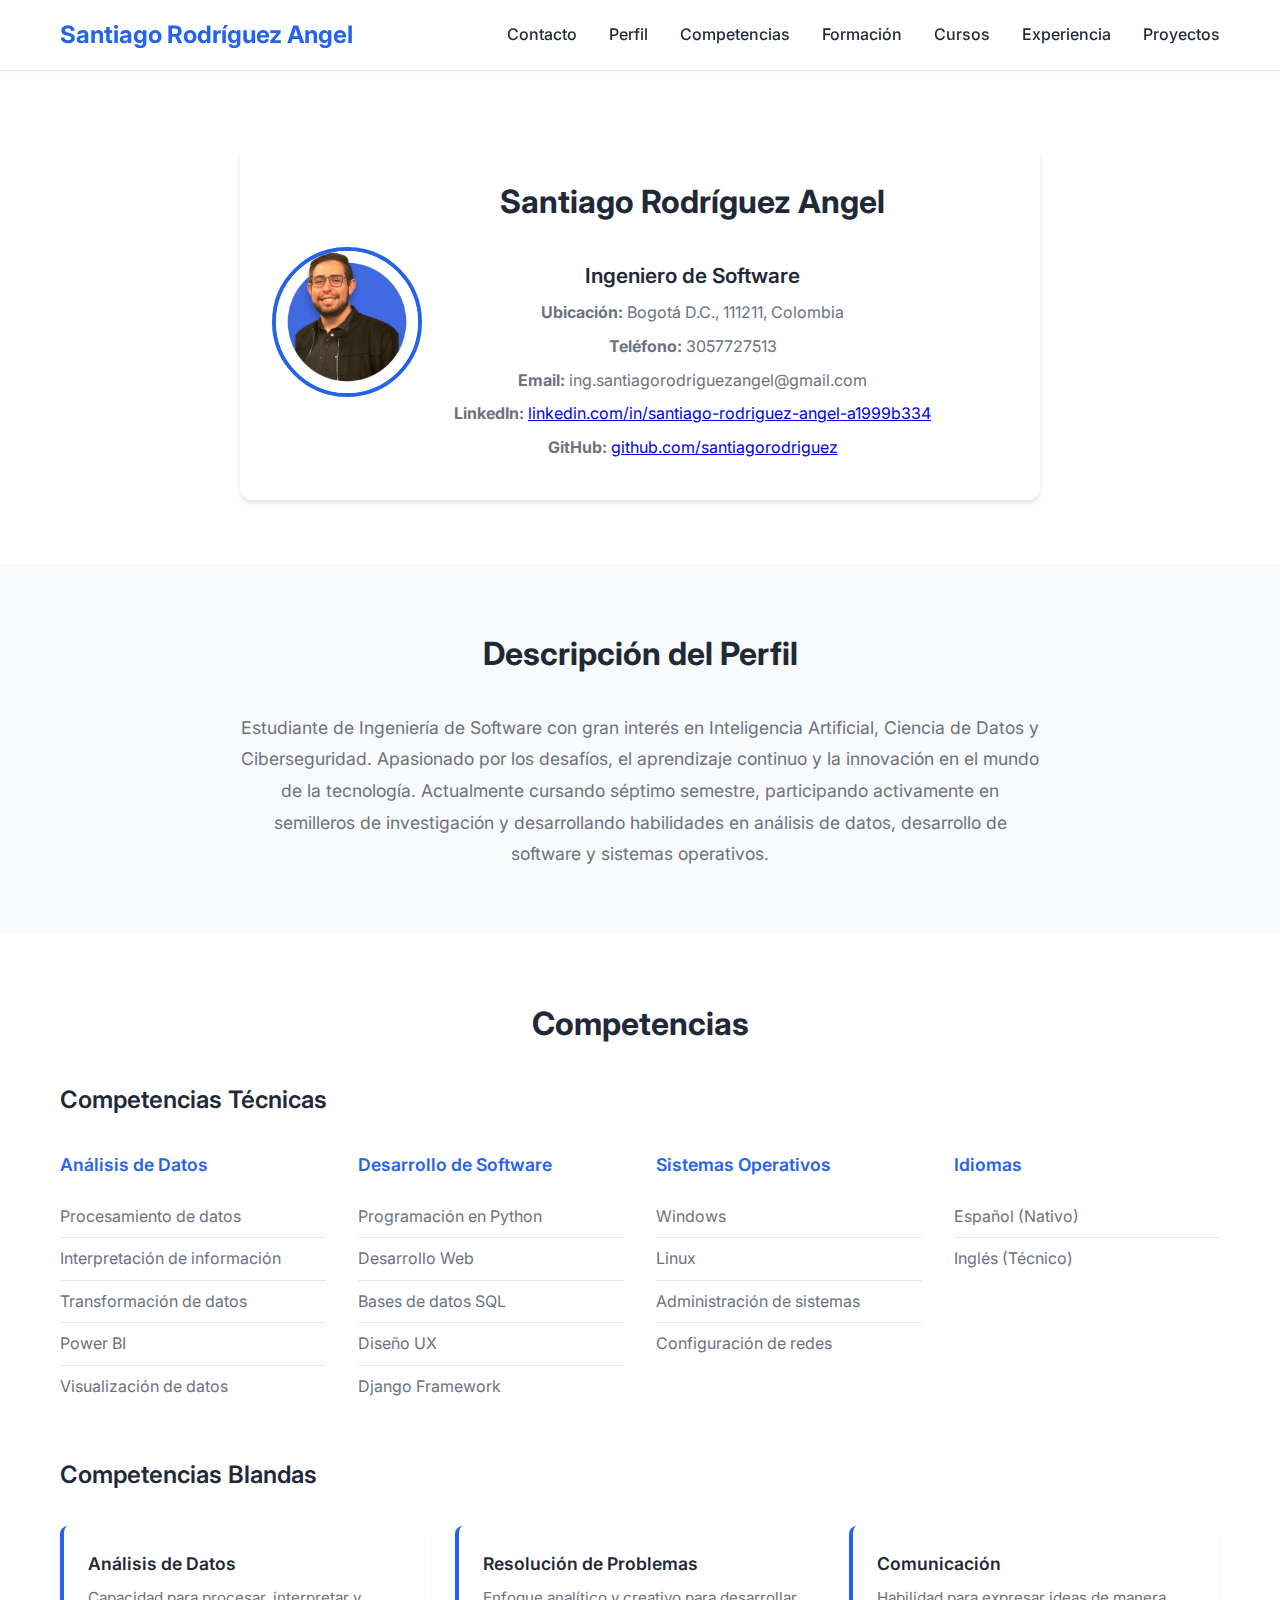
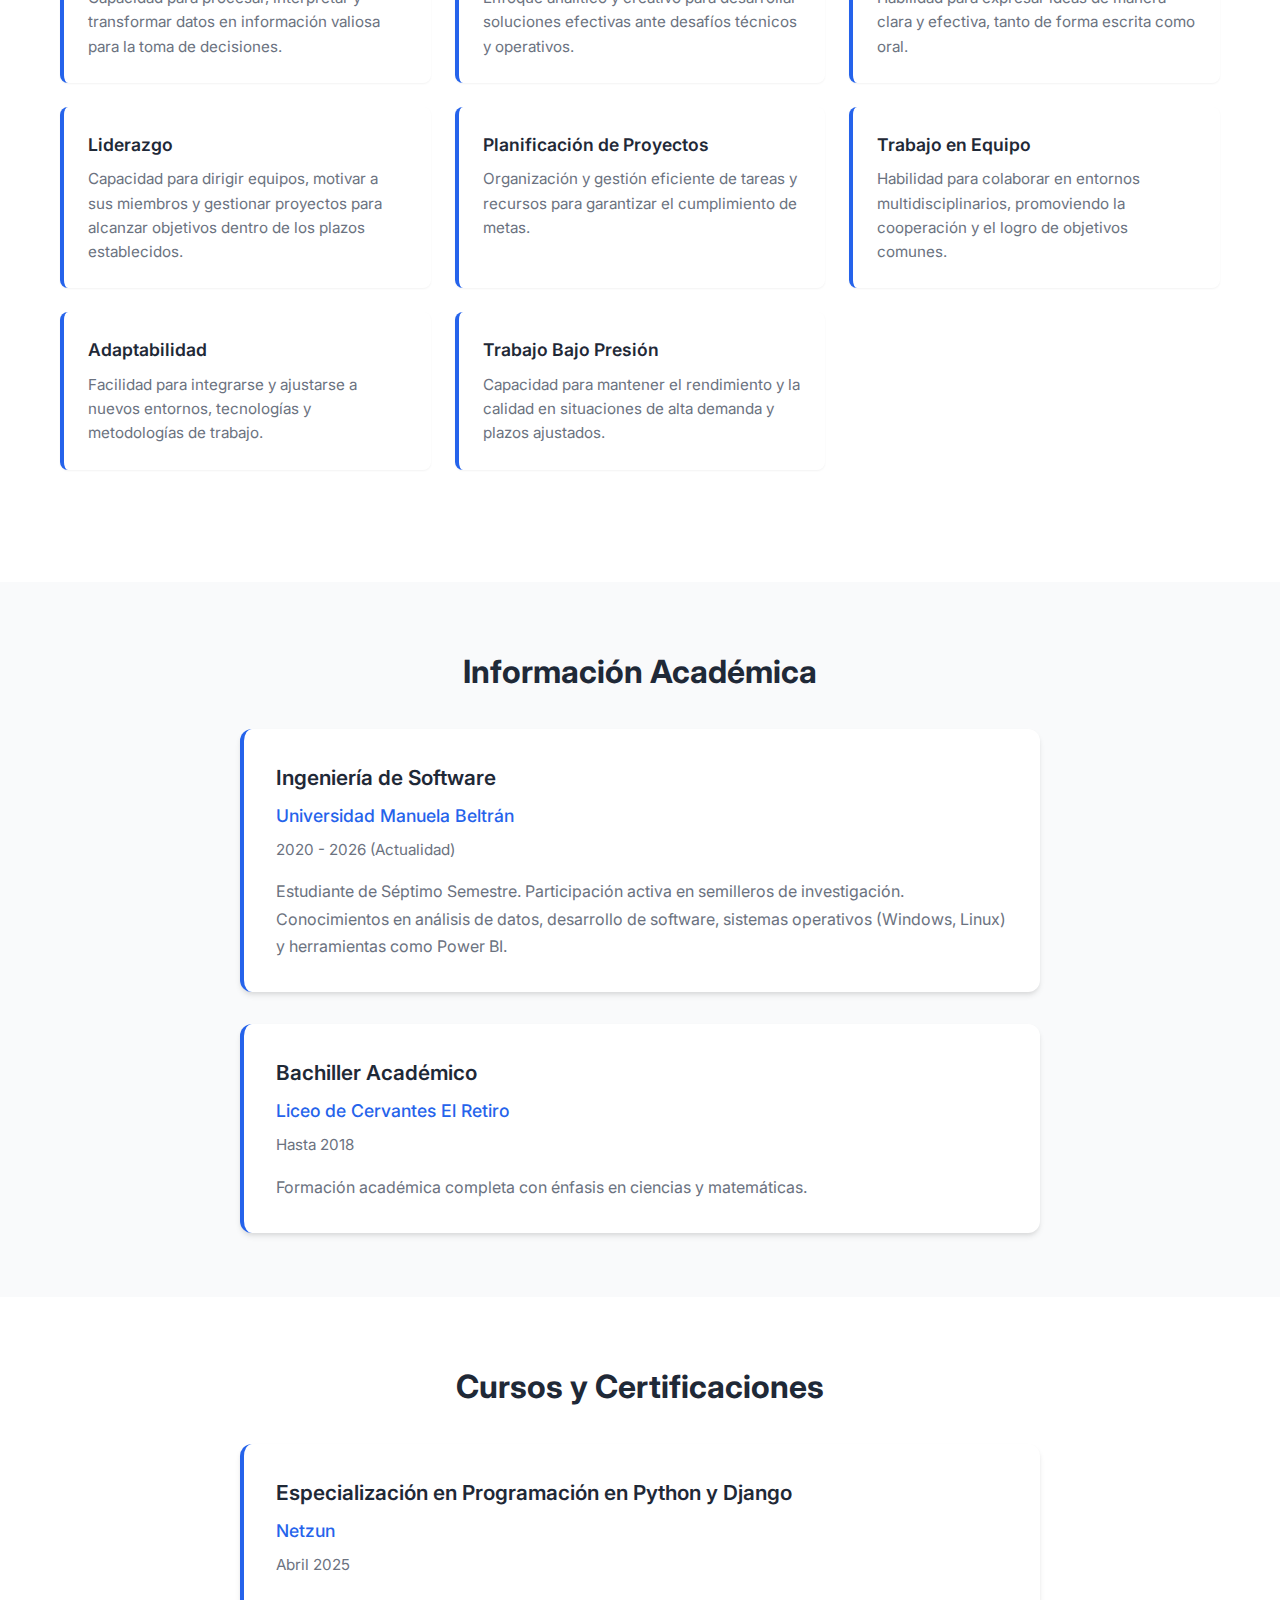
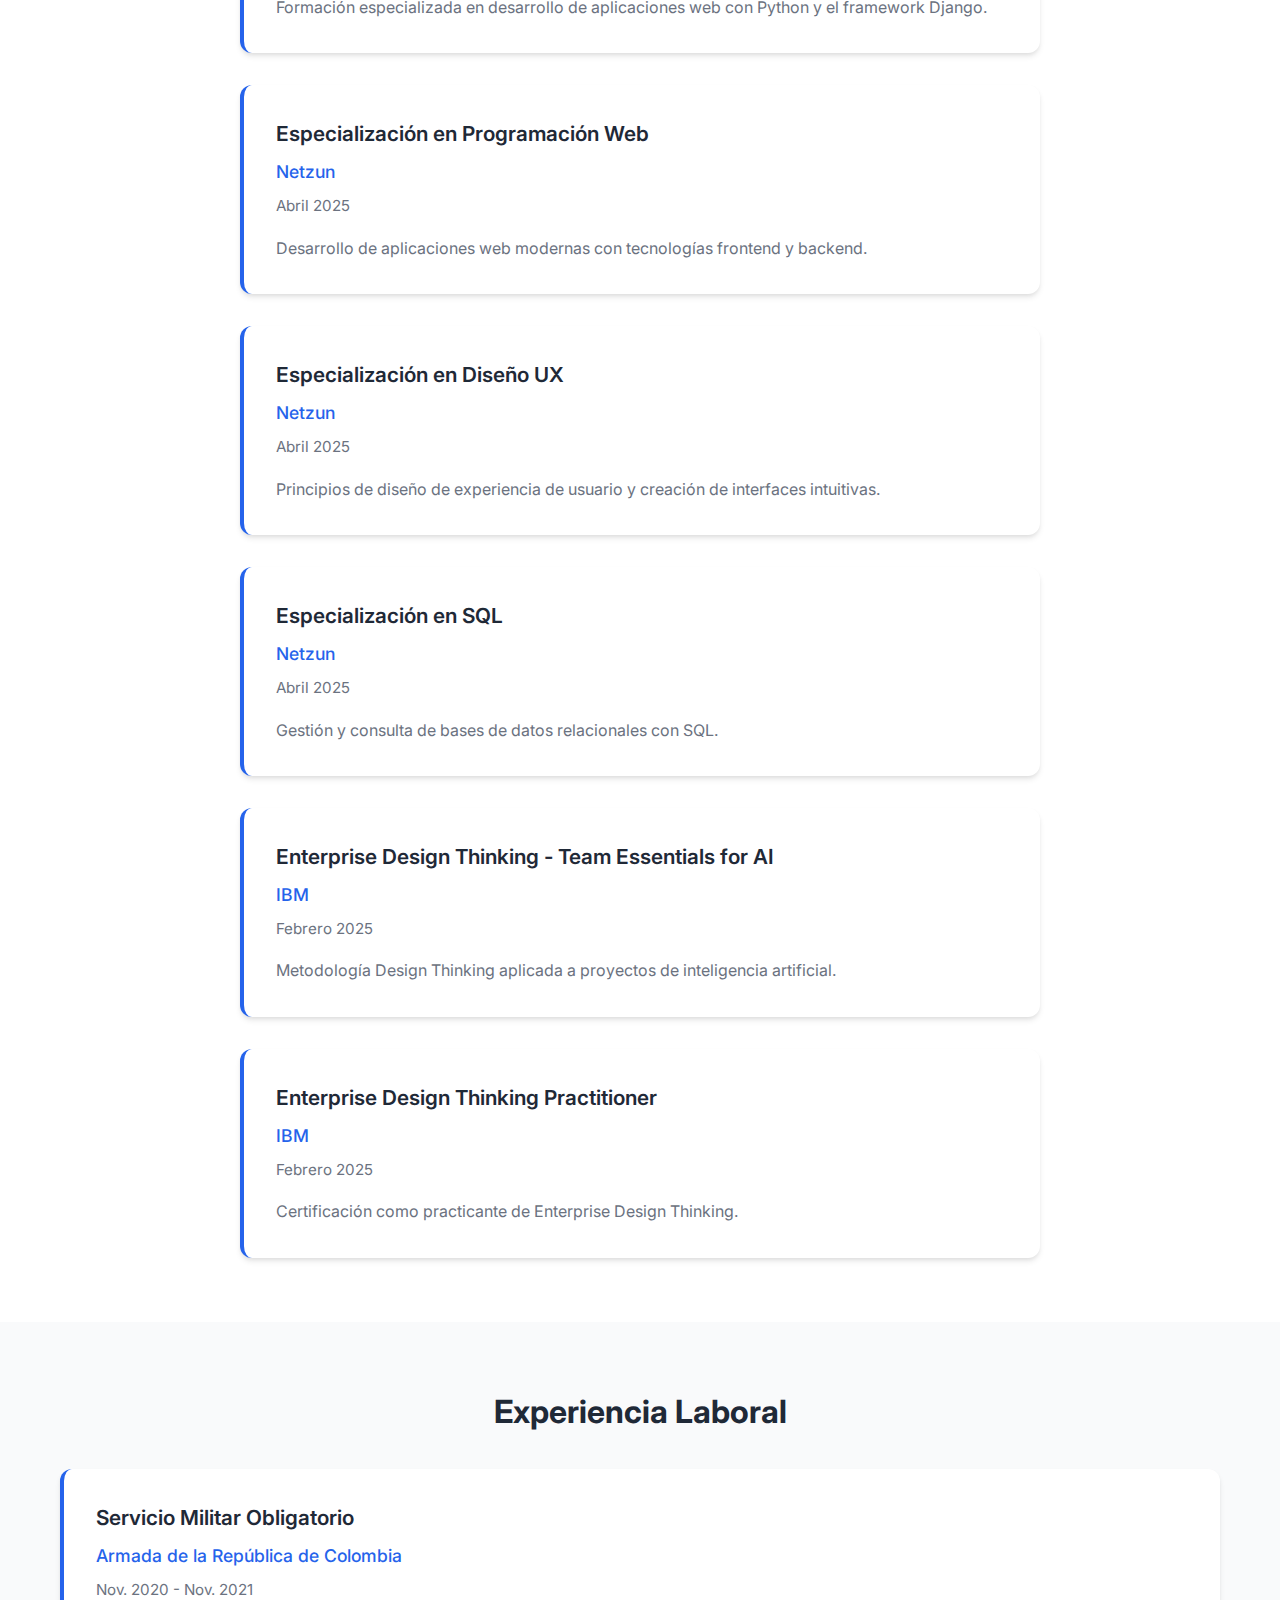
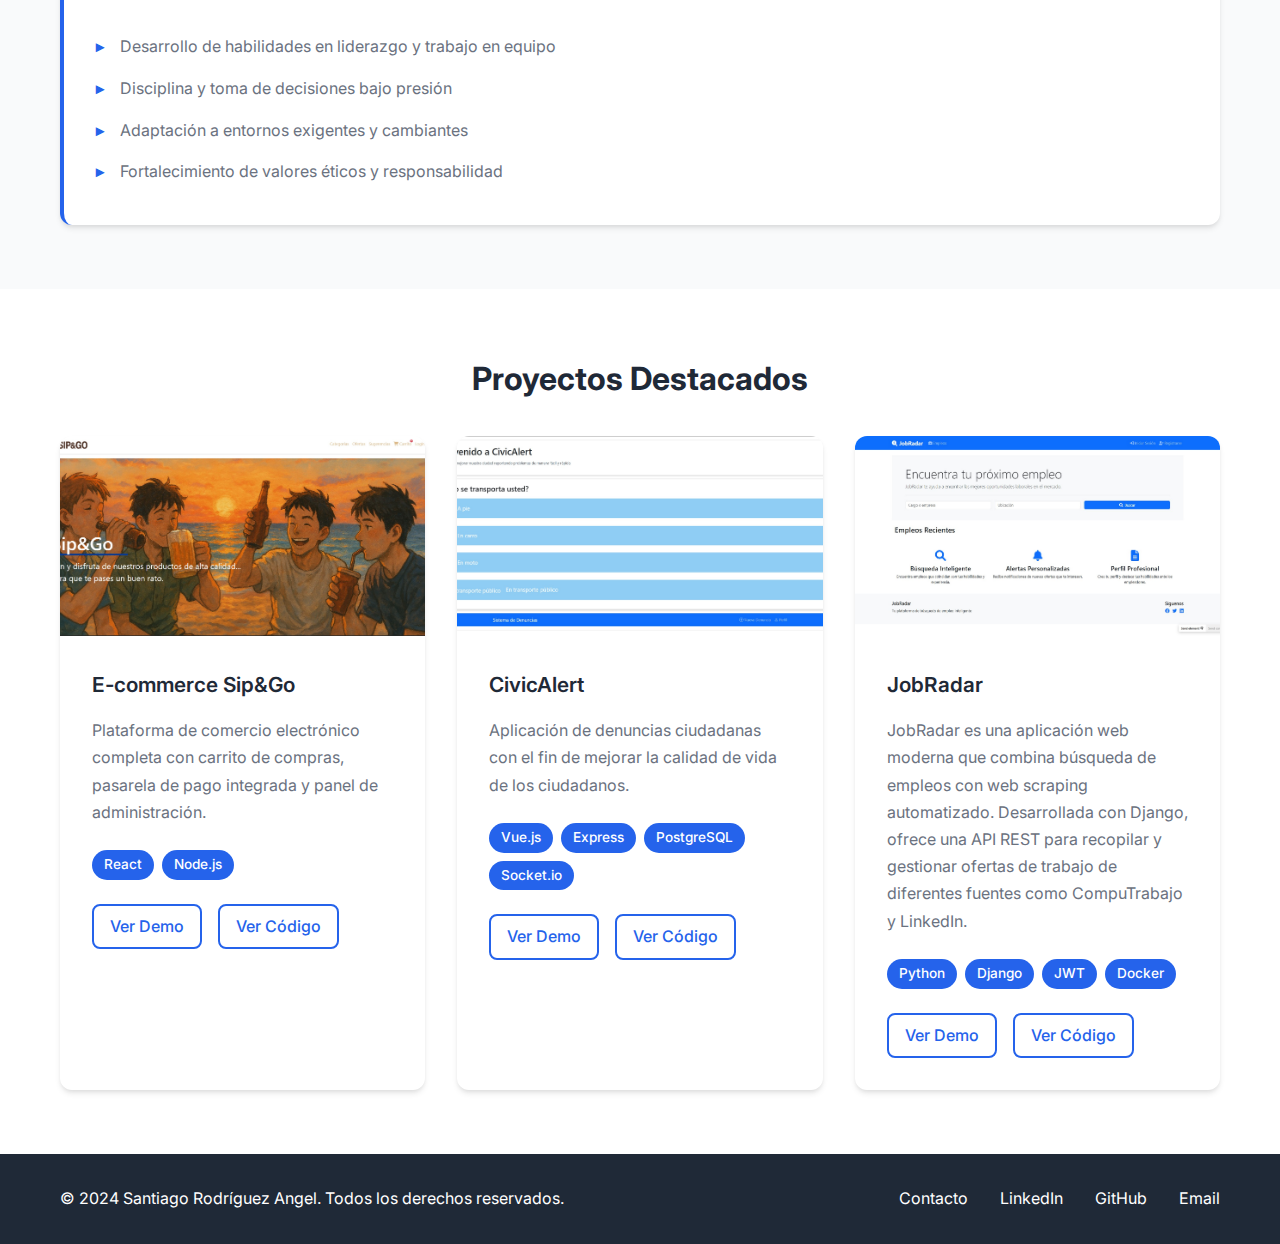
<file: Portafolio_CV/index.html>
<!DOCTYPE html>
<html lang="es">
<head>
    <meta charset="UTF-8">
    <meta name="viewport" content="width=device-width, initial-scale=1.0">
    <meta name="description" content="CV profesional de Santiago Rodríguez Angel - Ingeniero de Software especializado en Inteligencia Artificial, Ciencia de Datos y Ciberseguridad">
    <meta name="keywords" content="CV, Santiago Rodríguez, ingeniero software, IA, datos, ciberseguridad">
    <meta name="author" content="Santiago Rodríguez Angel">
    <title>CV - Santiago Rodríguez Angel | Ingeniero de Software</title>
    
    <!-- Google Fonts -->
    <link rel="preconnect" href="https://fonts.googleapis.com">
    <link rel="preconnect" href="https://fonts.gstatic.com" crossorigin>
    <link href="https://fonts.googleapis.com/css2?family=Inter:wght@300;400;500;600;700&display=swap" rel="stylesheet">
    
    <!-- CSS -->
    <link rel="stylesheet" href="assets/css/styles.css">
</head>
<body>
    <header class="header">
        <div class="container">
            <div class="header-content">
                <div class="logo">
                    <h1>Santiago Rodríguez Angel</h1>
                </div>
                <nav class="nav" id="nav">
                    <ul class="nav-list">
                        <li><a href="#contacto" class="nav-link">Contacto</a></li>
                        <li><a href="#perfil" class="nav-link">Perfil</a></li>
                        <li><a href="#competencias" class="nav-link">Competencias</a></li>
                        <li><a href="#academica" class="nav-link">Formación</a></li>
                        <li><a href="#cursos" class="nav-link">Cursos</a></li>
                        <li><a href="#experiencia" class="nav-link">Experiencia</a></li>
                        <li><a href="#proyectos" class="nav-link">Proyectos</a></li>
                    </ul>
                </nav>
                <button class="hamburger" id="hamburger" aria-label="Menú">
                    <span class="hamburger-line"></span>
                    <span class="hamburger-line"></span>
                    <span class="hamburger-line"></span>
                </button>
            </div>
        </div>
    </header>

    <main>
        <section id="contacto" class="section">
            <div class="container">
                <div class="contact-card">
                    <div class="profile-image">
                        <img src="assets/images/perfil.jpg" alt="Foto de perfil" class="profile-img">
                    </div>
                    <div class="contact-info">
                        <h2 class="section-title">Santiago Rodríguez Angel</h2>
                        <h3 class="job-title">Ingeniero de Software</h3>
                        <div class="contact-details">
                            <p><strong>Ubicación:</strong> Bogotá D.C., 111211, Colombia</p>
                            <p><strong>Teléfono:</strong> 3057727513</p>
                            <p><strong>Email:</strong> ing.santiagorodriguezangel@gmail.com</p>
                            <p><strong>LinkedIn:</strong> <a href="https://www.linkedin.com/in/santiago-rodriguez-angel-a1999b334" target="_blank">linkedin.com/in/santiago-rodriguez-angel-a1999b334</a></p>
                            <p><strong>GitHub:</strong> <a href="https://github.com/settings/organizations" target="_blank">github.com/santiagorodriguez</a></p>
                        </div>
                    </div>
                </div>
            </div>
        </section>

        <section id="perfil" class="section">
            <div class="container">
                <h2 class="section-title">Descripción del Perfil</h2>
                <div class="profile-description">
                    <p>
                        Estudiante de Ingeniería de Software con gran interés en Inteligencia Artificial, 
                        Ciencia de Datos y Ciberseguridad. Apasionado por los desafíos, el aprendizaje continuo 
                        y la innovación en el mundo de la tecnología. Actualmente cursando séptimo semestre, 
                        participando activamente en semilleros de investigación y desarrollando habilidades 
                        en análisis de datos, desarrollo de software y sistemas operativos.
                    </p>
                </div>
            </div>
        </section>

        <section id="competencias" class="section">
            <div class="container">
                <h2 class="section-title">Competencias</h2>
                
                <div class="competencies-section">
                    <h3 class="subsection-title">Competencias Técnicas</h3>
                    <div class="skills-grid">
                        <div class="skill-category">
                            <h4>Análisis de Datos</h4>
                            <ul class="skills-list">
                                <li>Procesamiento de datos</li>
                                <li>Interpretación de información</li>
                                <li>Transformación de datos</li>
                                <li>Power BI</li>
                                <li>Visualización de datos</li>
                            </ul>
                        </div>
                        <div class="skill-category">
                            <h4>Desarrollo de Software</h4>
                            <ul class="skills-list">
                                <li>Programación en Python</li>
                                <li>Desarrollo Web</li>
                                <li>Bases de datos SQL</li>
                                <li>Diseño UX</li>
                                <li>Django Framework</li>
                            </ul>
                        </div>
                        <div class="skill-category">
                            <h4>Sistemas Operativos</h4>
                            <ul class="skills-list">
                                <li>Windows</li>
                                <li>Linux</li>
                                <li>Administración de sistemas</li>
                                <li>Configuración de redes</li>
                            </ul>
                        </div>
                        <div class="skill-category">
                            <h4>Idiomas</h4>
                            <ul class="skills-list">
                                <li>Español (Nativo)</li>
                                <li>Inglés (Técnico)</li>
                            </ul>
                        </div>
                    </div>
                </div>

                <div class="competencies-section">
                    <h3 class="subsection-title">Competencias Blandas</h3>
                    <div class="soft-skills">
                        <div class="soft-skill-item">
                            <h4>Análisis de Datos</h4>
                            <p>Capacidad para procesar, interpretar y transformar datos en información valiosa para la toma de decisiones.</p>
                        </div>
                        <div class="soft-skill-item">
                            <h4>Resolución de Problemas</h4>
                            <p>Enfoque analítico y creativo para desarrollar soluciones efectivas ante desafíos técnicos y operativos.</p>
                        </div>
                        <div class="soft-skill-item">
                            <h4>Comunicación</h4>
                            <p>Habilidad para expresar ideas de manera clara y efectiva, tanto de forma escrita como oral.</p>
                        </div>
                        <div class="soft-skill-item">
                            <h4>Liderazgo</h4>
                            <p>Capacidad para dirigir equipos, motivar a sus miembros y gestionar proyectos para alcanzar objetivos dentro de los plazos establecidos.</p>
                        </div>
                        <div class="soft-skill-item">
                            <h4>Planificación de Proyectos</h4>
                            <p>Organización y gestión eficiente de tareas y recursos para garantizar el cumplimiento de metas.</p>
                        </div>
                        <div class="soft-skill-item">
                            <h4>Trabajo en Equipo</h4>
                            <p>Habilidad para colaborar en entornos multidisciplinarios, promoviendo la cooperación y el logro de objetivos comunes.</p>
                        </div>
                        <div class="soft-skill-item">
                            <h4>Adaptabilidad</h4>
                            <p>Facilidad para integrarse y ajustarse a nuevos entornos, tecnologías y metodologías de trabajo.</p>
                        </div>
                        <div class="soft-skill-item">
                            <h4>Trabajo Bajo Presión</h4>
                            <p>Capacidad para mantener el rendimiento y la calidad en situaciones de alta demanda y plazos ajustados.</p>
                        </div>
                    </div>
                </div>
            </div>
        </section>

        <section id="academica" class="section">
            <div class="container">
                <h2 class="section-title">Información Académica</h2>
                <div class="education-list">
                    <article class="education-item">
                        <h3 class="degree-title">Ingeniería de Software</h3>
                        <p class="institution">Universidad Manuela Beltrán</p>
                        <p class="period">2020 - 2026 (Actualidad)</p>
                        <p class="description">
                            Estudiante de Séptimo Semestre. Participación activa en semilleros de investigación. 
                            Conocimientos en análisis de datos, desarrollo de software, sistemas operativos (Windows, Linux) 
                            y herramientas como Power BI.
                        </p>
                    </article>
                    <article class="education-item">
                        <h3 class="degree-title">Bachiller Académico</h3>
                        <p class="institution">Liceo de Cervantes El Retiro</p>
                        <p class="period">Hasta 2018</p>
                        <p class="description">
                            Formación académica completa con énfasis en ciencias y matemáticas.
                        </p>
                    </article>
                </div>
            </div>
        </section>

        <section id="cursos" class="section">
            <div class="container">
                <h2 class="section-title">Cursos y Certificaciones</h2>
                <div class="education-list">
                    <article class="education-item">
                        <h3 class="degree-title">Especialización en Programación en Python y Django</h3>
                        <p class="institution">Netzun</p>
                        <p class="period">Abril 2025</p>
                        <p class="description">
                            Formación especializada en desarrollo de aplicaciones web con Python y el framework Django.
                        </p>
                    </article>
                    <article class="education-item">
                        <h3 class="degree-title">Especialización en Programación Web</h3>
                        <p class="institution">Netzun</p>
                        <p class="period">Abril 2025</p>
                        <p class="description">
                            Desarrollo de aplicaciones web modernas con tecnologías frontend y backend.
                        </p>
                    </article>
                    <article class="education-item">
                        <h3 class="degree-title">Especialización en Diseño UX</h3>
                        <p class="institution">Netzun</p>
                        <p class="period">Abril 2025</p>
                        <p class="description">
                            Principios de diseño de experiencia de usuario y creación de interfaces intuitivas.
                        </p>
                    </article>
                    <article class="education-item">
                        <h3 class="degree-title">Especialización en SQL</h3>
                        <p class="institution">Netzun</p>
                        <p class="period">Abril 2025</p>
                        <p class="description">
                            Gestión y consulta de bases de datos relacionales con SQL.
                        </p>
                    </article>
                    <article class="education-item">
                        <h3 class="degree-title">Enterprise Design Thinking - Team Essentials for AI</h3>
                        <p class="institution">IBM</p>
                        <p class="period">Febrero 2025</p>
                        <p class="description">
                            Metodología Design Thinking aplicada a proyectos de inteligencia artificial.
                        </p>
                    </article>
                    <article class="education-item">
                        <h3 class="degree-title">Enterprise Design Thinking Practitioner</h3>
                        <p class="institution">IBM</p>
                        <p class="period">Febrero 2025</p>
                        <p class="description">
                            Certificación como practicante de Enterprise Design Thinking.
                        </p>
                    </article>
                </div>
            </div>
        </section>

        <section id="experiencia" class="section">
            <div class="container">
                <h2 class="section-title">Experiencia Laboral</h2>
                <div class="experience-list">
                    <article class="experience-card">
                        <div class="experience-header">
                            <h3 class="job-title">Servicio Militar Obligatorio</h3>
                            <p class="company">Armada de la República de Colombia</p>
                            <p class="period">Nov. 2020 - Nov. 2021</p>
                        </div>
                        <div class="experience-description">
                            <ul>
                                <li>Desarrollo de habilidades en liderazgo y trabajo en equipo</li>
                                <li>Disciplina y toma de decisiones bajo presión</li>
                                <li>Adaptación a entornos exigentes y cambiantes</li>
                                <li>Fortalecimiento de valores éticos y responsabilidad</li>
                            </ul>
                        </div>
                    </article>
                </div>
            </div>
        </section>

        <section id="proyectos" class="section">
            <div class="container">
                <h2 class="section-title">Proyectos Destacados</h2>
                <div class="projects-grid">
                    <article class="project-card">
                        <div class="project-thumbnail">
                            <img src="assets/images/project1.jpg" alt="E-commerce Platform" class="project-img">
                        </div>
                        <div class="project-content">
                            <h3 class="project-title">E-commerce Sip&Go</h3>
                            <p class="project-description">
                                Plataforma de comercio electrónico completa con carrito de compras, 
                                pasarela de pago integrada y panel de administración.
                            </p>
                            <div class="project-tech">
                                <span class="tech-tag">React</span>
                                <span class="tech-tag">Node.js</span>
                            </div>
                            <div class="project-links">
                                <a href="#" class="project-link">Ver Demo</a>
                                <a href="https://github.com/TrabajosUMB/IW-Proyecto.git" class="project-link">Ver Código</a>
                            </div>
                        </div>
                    </article>

                    <article class="project-card">
                        <div class="project-thumbnail">
                            <img src="assets/images/project2.jpg" alt="Task Management App" class="project-img">
                        </div>
                        <div class="project-content">
                            <h3 class="project-title">CivicAlert</h3>
                            <p class="project-description">
                                Aplicación de denuncias ciudadanas con el fin de mejorar la calidad de vida de los ciudadanos.
                            </p>
                            <div class="project-tech">
                                <span class="tech-tag">Vue.js</span>
                                <span class="tech-tag">Express</span>
                                <span class="tech-tag">PostgreSQL</span>
                                <span class="tech-tag">Socket.io</span>
                            </div>
                            <div class="project-links">
                                <a href="#" class="project-link">Ver Demo</a>
                                <a href="https://github.com/TrabajosUMB/DI-Proyecto.git" class="project-link">Ver Código</a>
                            </div>
                        </div>
                    </article>

                    <article class="project-card">
                        <div class="project-thumbnail">
                            <img src="assets/images/project3.jpg" alt="API REST Service" class="project-img">
                        </div>
                        <div class="project-content">
                            <h3 class="project-title">JobRadar</h3>
                            <p class="project-description">
                                JobRadar es una aplicación web moderna que combina búsqueda de empleos con web scraping automatizado. Desarrollada con Django, ofrece una API REST para 
                                recopilar y gestionar ofertas de trabajo de diferentes fuentes como CompuTrabajo y LinkedIn.
                            </p>
                            <div class="project-tech">
                                <span class="tech-tag">Python</span>
                                <span class="tech-tag">Django</span>
                                <span class="tech-tag">JWT</span>
                                <span class="tech-tag">Docker</span>
                            </div>
                            <div class="project-links">
                                <a href="#" class="project-link">Ver Demo</a>
                                <a href="https://github.com/TrabajosUMB/SD-ProyectoFinal.git" class="project-link">Ver Código</a>
                            </div>
                        </div>
                    </article>
                </div>
            </div>
        </section>
    </main>

    <footer class="footer">
        <div class="container">
            <div class="footer-content">
                <p>&copy; 2024 Santiago Rodríguez Angel. Todos los derechos reservados.</p>
                <div class="footer-links">
                    <a href="#contacto">Contacto</a>
                    <a href="https://www.linkedin.com/in/santiago-rodriguez-angel-a1999b334" target="_blank">LinkedIn</a>
                    <a href="https://github.com/settings/organizations" target="_blank">GitHub</a>
                    <a href="mailto:ing.santiagorodriguezangel@gmail.com">Email</a>
                </div>
            </div>
        </div>
    </footer>

    <!-- JavaScript -->
    <script src="assets/js/menu.js"></script>
</body>
</html>
</file>
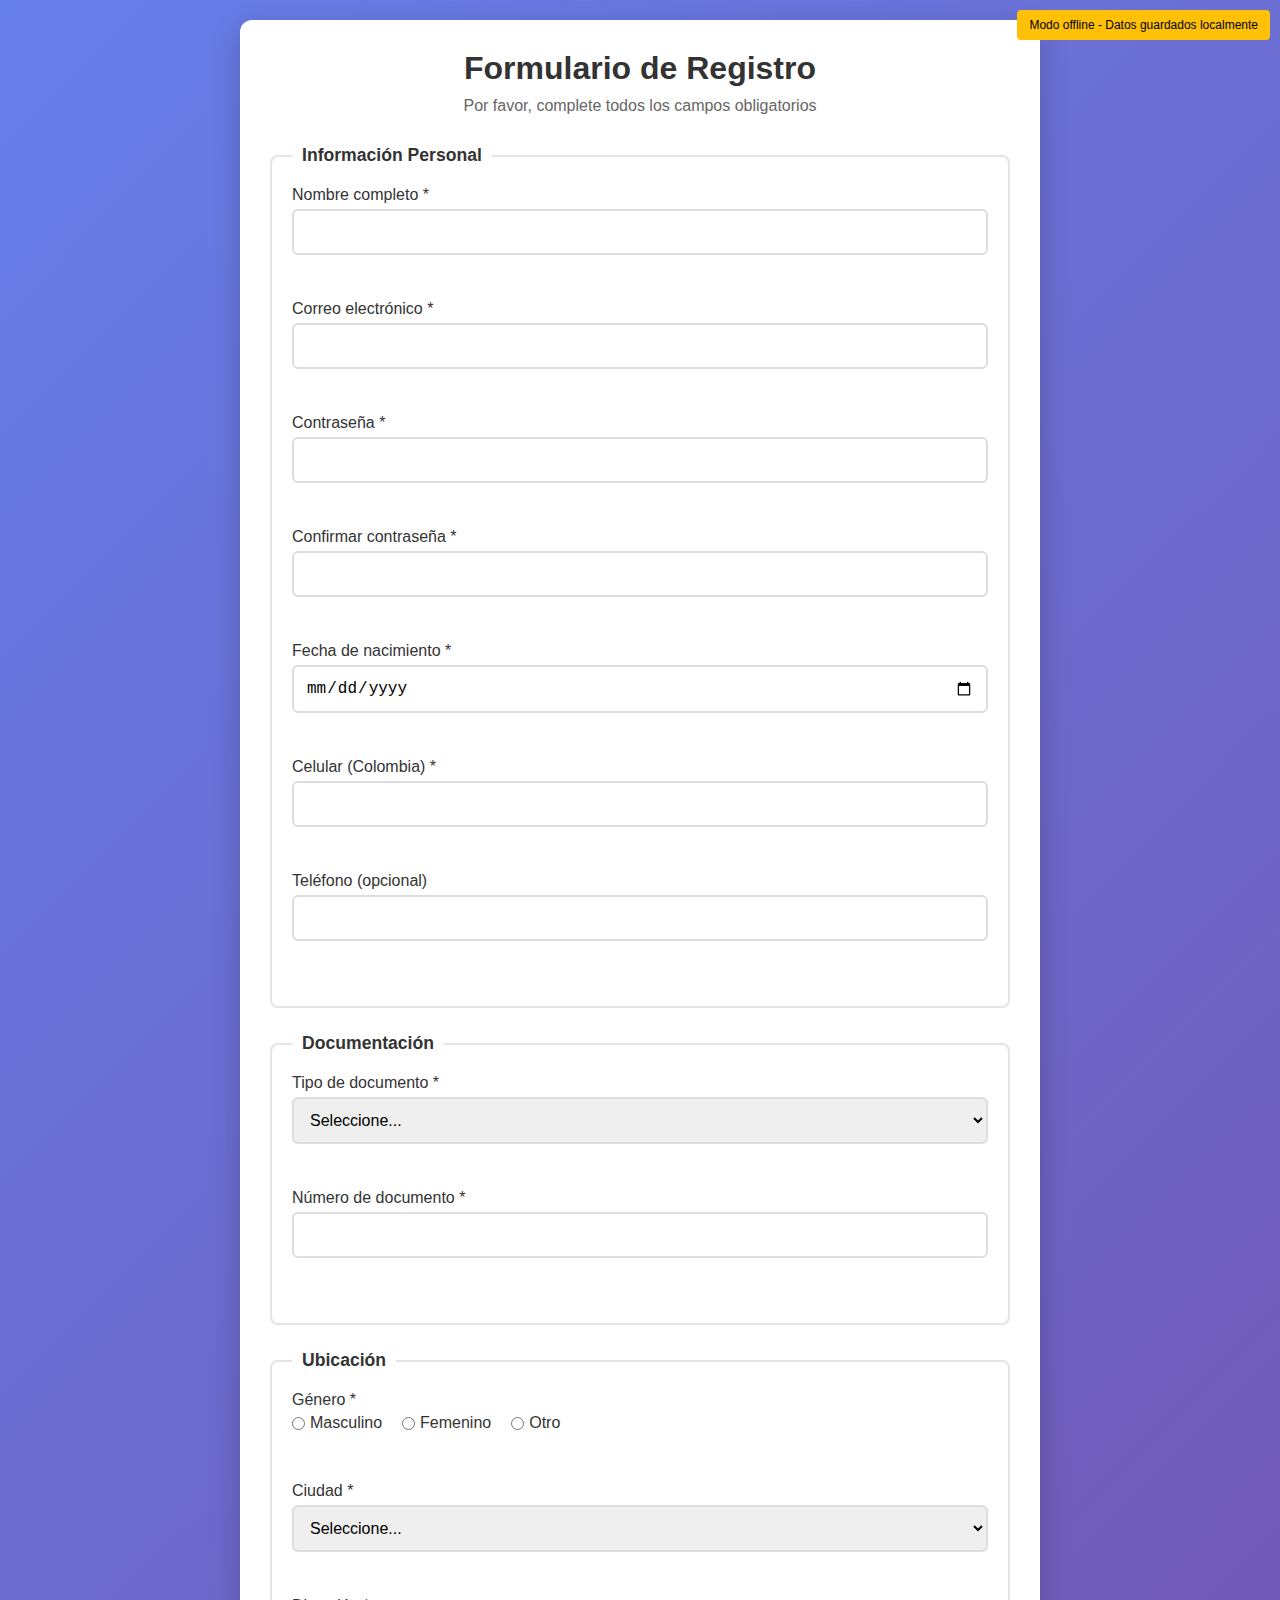
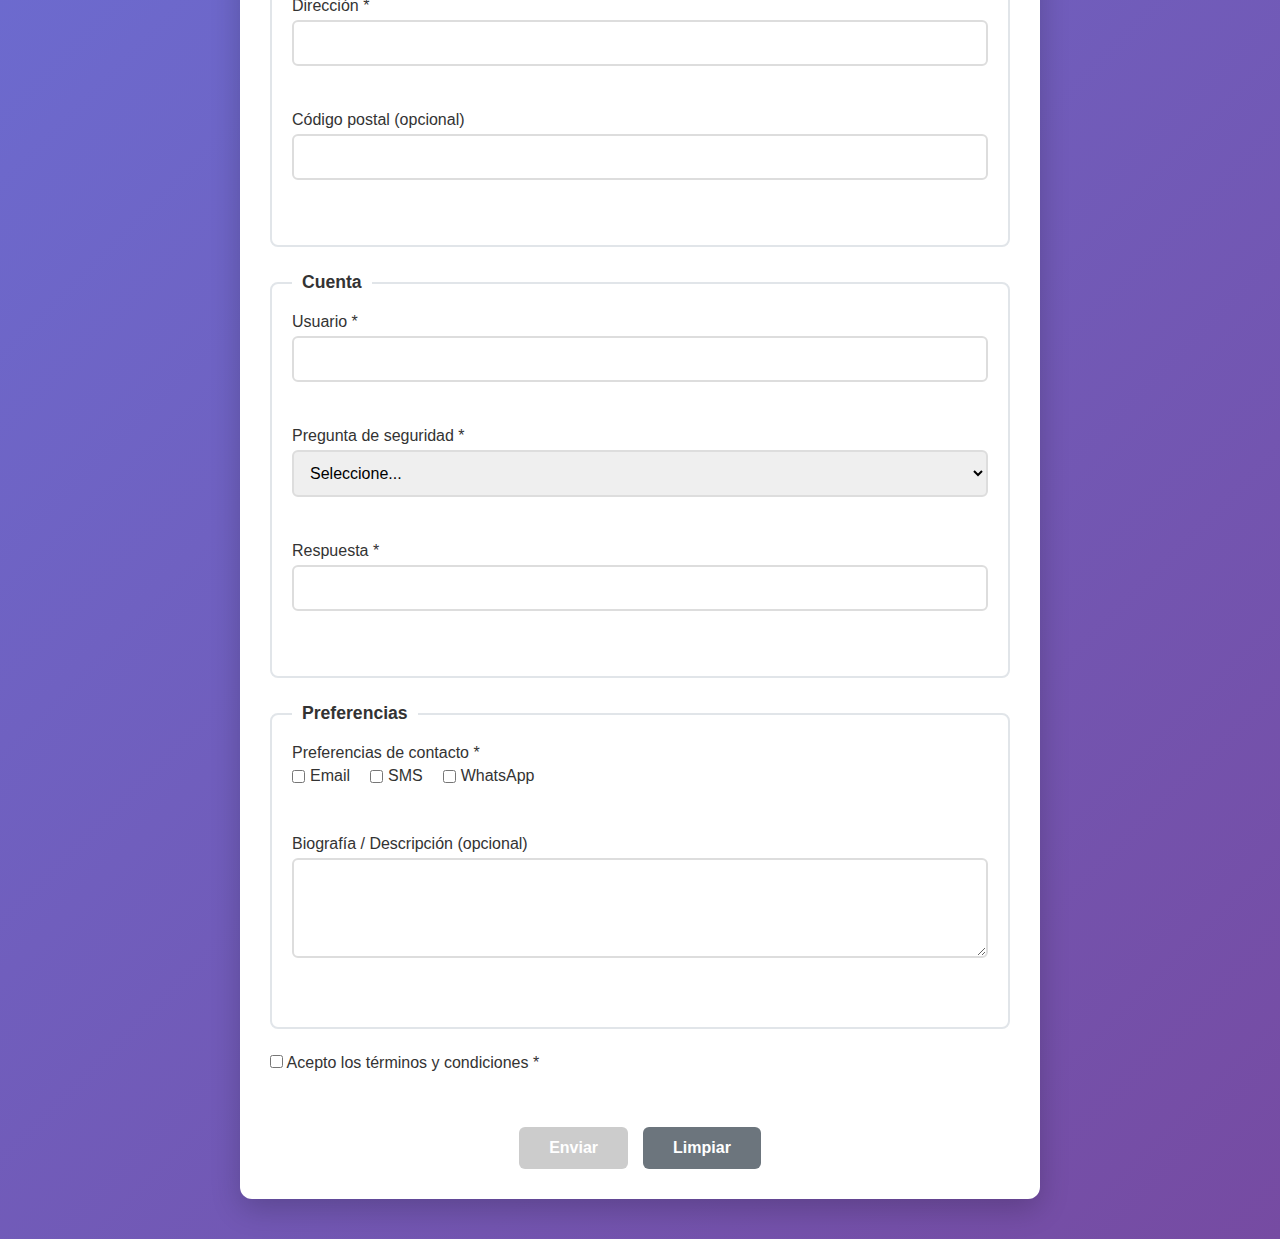
<file: validacion_formulario/index.html>
<!DOCTYPE html>
<html lang="es">
<head>
    <meta charset="UTF-8">
    <meta name="viewport" content="width=device-width, initial-scale=1.0">
    <title>Formulario de Registro de Usuario</title>
    <link rel="stylesheet" href="assets/styles.css">
</head>
<body>
    <div class="container">
        <div class="form-card">
            <h1>Formulario de Registro</h1>
            <p>Por favor, complete todos los campos obligatorios</p>
            
            <form id="registrationForm" novalidate>
                <!-- Sección: Información Personal -->
                <fieldset>
                    <legend>Información Personal</legend>
                    
                    <!-- Nombre completo -->
                    <div class="form-group">
                        <label for="fullName">Nombre completo *</label>
                        <input type="text" id="fullName" name="fullName" required minlength="3">
                        <small class="error-message" id="error-fullName"></small>
                    </div>
                    
                    <!-- Correo electrónico -->
                    <div class="form-group">
                        <label for="email">Correo electrónico *</label>
                        <input type="email" id="email" name="email" required>
                        <small class="error-message" id="error-email"></small>
                    </div>
                    
                    <!-- Contraseña -->
                    <div class="form-group">
                        <label for="password">Contraseña *</label>
                        <input type="password" id="password" name="password" required minlength="8">
                        <small class="error-message" id="error-password"></small>
                    </div>
                    
                    <!-- Confirmar contraseña -->
                    <div class="form-group">
                        <label for="confirmPassword">Confirmar contraseña *</label>
                        <input type="password" id="confirmPassword" name="confirmPassword" required>
                        <small class="error-message" id="error-confirmPassword"></small>
                    </div>
                    
                    <!-- Fecha de nacimiento -->
                    <div class="form-group">
                        <label for="birthDate">Fecha de nacimiento *</label>
                        <input type="date" id="birthDate" name="birthDate" required>
                        <small class="error-message" id="error-birthDate"></small>
                    </div>
                    
                    <!-- Celular Colombia -->
                    <div class="form-group">
                        <label for="cellphone">Celular (Colombia) *</label>
                        <input type="tel" id="cellphone" name="cellphone" required>
                        <small class="error-message" id="error-cellphone"></small>
                    </div>
                    
                    <!-- Teléfono -->
                    <div class="form-group">
                        <label for="phone">Teléfono (opcional)</label>
                        <input type="tel" id="phone" name="phone">
                        <small class="error-message" id="error-phone"></small>
                    </div>
                </fieldset>
                
                <!-- Sección: Documentación -->
                <fieldset>
                    <legend>Documentación</legend>
                    
                    <!-- Tipo de documento -->
                    <div class="form-group">
                        <label for="documentType">Tipo de documento *</label>
                        <select id="documentType" name="documentType" required>
                            <option value="">Seleccione...</option>
                            <option value="CC">Cédula de Ciudadanía</option>
                            <option value="TI">Tarjeta de Identidad</option>
                            <option value="CE">Cédula de Extranjería</option>
                            <option value="PA">Pasaporte</option>
                        </select>
                        <small class="error-message" id="error-documentType"></small>
                    </div>
                    
                    <!-- Número de documento -->
                    <div class="form-group">
                        <label for="documentNumber">Número de documento *</label>
                        <input type="text" id="documentNumber" name="documentNumber" required>
                        <small class="error-message" id="error-documentNumber"></small>
                    </div>
                </fieldset>
                
                <!-- Sección: Ubicación -->
                <fieldset>
                    <legend>Ubicación</legend>
                    
                    <!-- Género -->
                    <div class="form-group">
                        <label>Género *</label>
                        <div class="radio-group">
                            <label><input type="radio" name="gender" value="M" required> Masculino</label>
                            <label><input type="radio" name="gender" value="F" required> Femenino</label>
                            <label><input type="radio" name="gender" value="O" required> Otro</label>
                        </div>
                        <small class="error-message" id="error-gender"></small>
                    </div>
                    
                    <!-- Ciudad -->
                    <div class="form-group">
                        <label for="city">Ciudad *</label>
                        <select id="city" name="city" required>
                            <option value="">Seleccione...</option>
                            <option value="Bogotá">Bogotá</option>
                            <option value="Medellín">Medellín</option>
                            <option value="Cali">Cali</option>
                            <option value="Barranquilla">Barranquilla</option>
                            <option value="Otra">Otra</option>
                        </select>
                        <small class="error-message" id="error-city"></small>
                    </div>
                    
                    <!-- Otra ciudad (condicional) -->
                    <div class="form-group" id="otherCityGroup" style="display: none;">
                        <label for="otherCity">¿Cuál? *</label>
                        <input type="text" id="otherCity" name="otherCity">
                        <small class="error-message" id="error-otherCity"></small>
                    </div>
                    
                    <!-- Dirección -->
                    <div class="form-group">
                        <label for="address">Dirección *</label>
                        <input type="text" id="address" name="address" required minlength="8">
                        <small class="error-message" id="error-address"></small>
                    </div>
                    
                    <!-- Código postal -->
                    <div class="form-group">
                        <label for="postalCode">Código postal (opcional)</label>
                        <input type="text" id="postalCode" name="postalCode">
                        <small class="error-message" id="error-postalCode"></small>
                    </div>
                </fieldset>
                
                <!-- Sección: Cuenta -->
                <fieldset>
                    <legend>Cuenta</legend>
                    
                    <!-- Usuario -->
                    <div class="form-group">
                        <label for="username">Usuario *</label>
                        <input type="text" id="username" name="username" required>
                        <small class="error-message" id="error-username"></small>
                    </div>
                    
                    <!-- Pregunta de seguridad -->
                    <div class="form-group">
                        <label for="securityQuestion">Pregunta de seguridad *</label>
                        <select id="securityQuestion" name="securityQuestion" required>
                            <option value="">Seleccione...</option>
                            <option value="pet">¿Cuál es el nombre de tu primera mascota?</option>
                            <option value="school">¿Cuál es el nombre de tu escuela primaria?</option>
                            <option value="city">¿En qué ciudad naciste?</option>
                            <option value="friend">¿Cuál es el nombre de tu mejor amigo de la infancia?</option>
                            <option value="food">¿Cuál es tu comida favorita?</option>
                        </select>
                        <small class="error-message" id="error-securityQuestion"></small>
                    </div>
                    
                    <!-- Respuesta de seguridad -->
                    <div class="form-group">
                        <label for="securityAnswer">Respuesta *</label>
                        <input type="text" id="securityAnswer" name="securityAnswer" required minlength="3">
                        <small class="error-message" id="error-securityAnswer"></small>
                    </div>
                </fieldset>
                
                <!-- Sección: Preferencias -->
                <fieldset>
                    <legend>Preferencias</legend>
                    
                    <!-- Preferencias de contacto -->
                    <div class="form-group">
                        <label>Preferencias de contacto *</label>
                        <div class="checkbox-group">
                            <label><input type="checkbox" name="contactPrefs" value="email"> Email</label>
                            <label><input type="checkbox" name="contactPrefs" value="sms"> SMS</label>
                            <label><input type="checkbox" name="contactPrefs" value="whatsapp"> WhatsApp</label>
                        </div>
                        <small class="error-message" id="error-contactPrefs"></small>
                    </div>
                    
                    <!-- Biografía -->
                    <div class="form-group">
                        <label for="biography">Biografía / Descripción (opcional)</label>
                        <textarea id="biography" name="biography" rows="4"></textarea>
                        <small class="error-message" id="error-biography"></small>
                    </div>
                </fieldset>
                
                <!-- Términos y condiciones -->
                <div class="form-group">
                    <label class="checkbox-label">
                        <input type="checkbox" id="terms" name="terms" required>
                        Acepto los términos y condiciones *
                    </label>
                    <small class="error-message" id="error-terms"></small>
                </div>
                
                <!-- Botones -->
                <div class="form-actions">
                    <button type="submit" id="submitBtn" disabled>Enviar</button>
                    <button type="reset" id="resetBtn">Limpiar</button>
                </div>
            </form>
        </div>
    </div>
    
    <!-- Modal de confirmación -->
    <div id="confirmModal" class="modal" style="display: none;">
        <div class="modal-content">
            <h2>¡Registro Exitoso!</h2>
            <p>Tu formulario ha sido enviado correctamente.</p>
            <div id="summaryData"></div>
            <button onclick="closeModal()">Cerrar</button>
        </div>
    </div>
    
    <script src="app.js"></script>
</body>
</html>
</file>
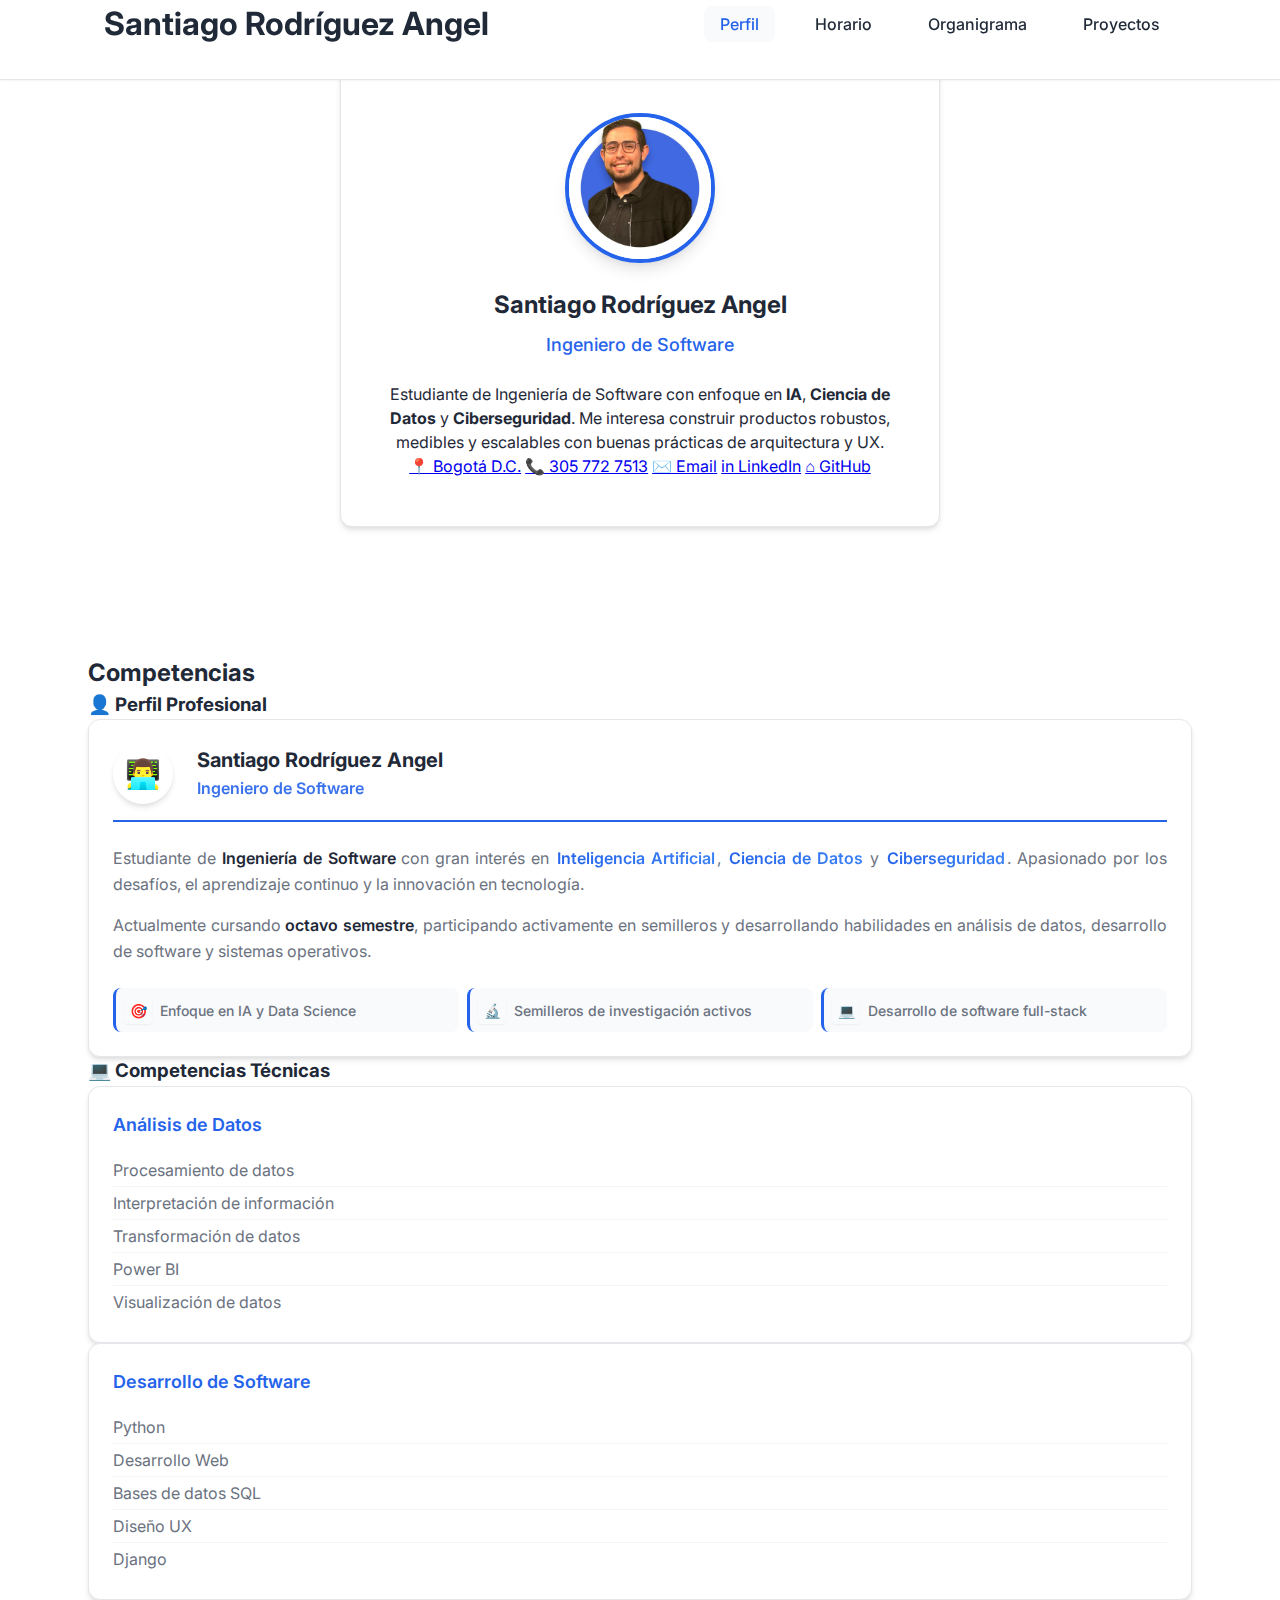
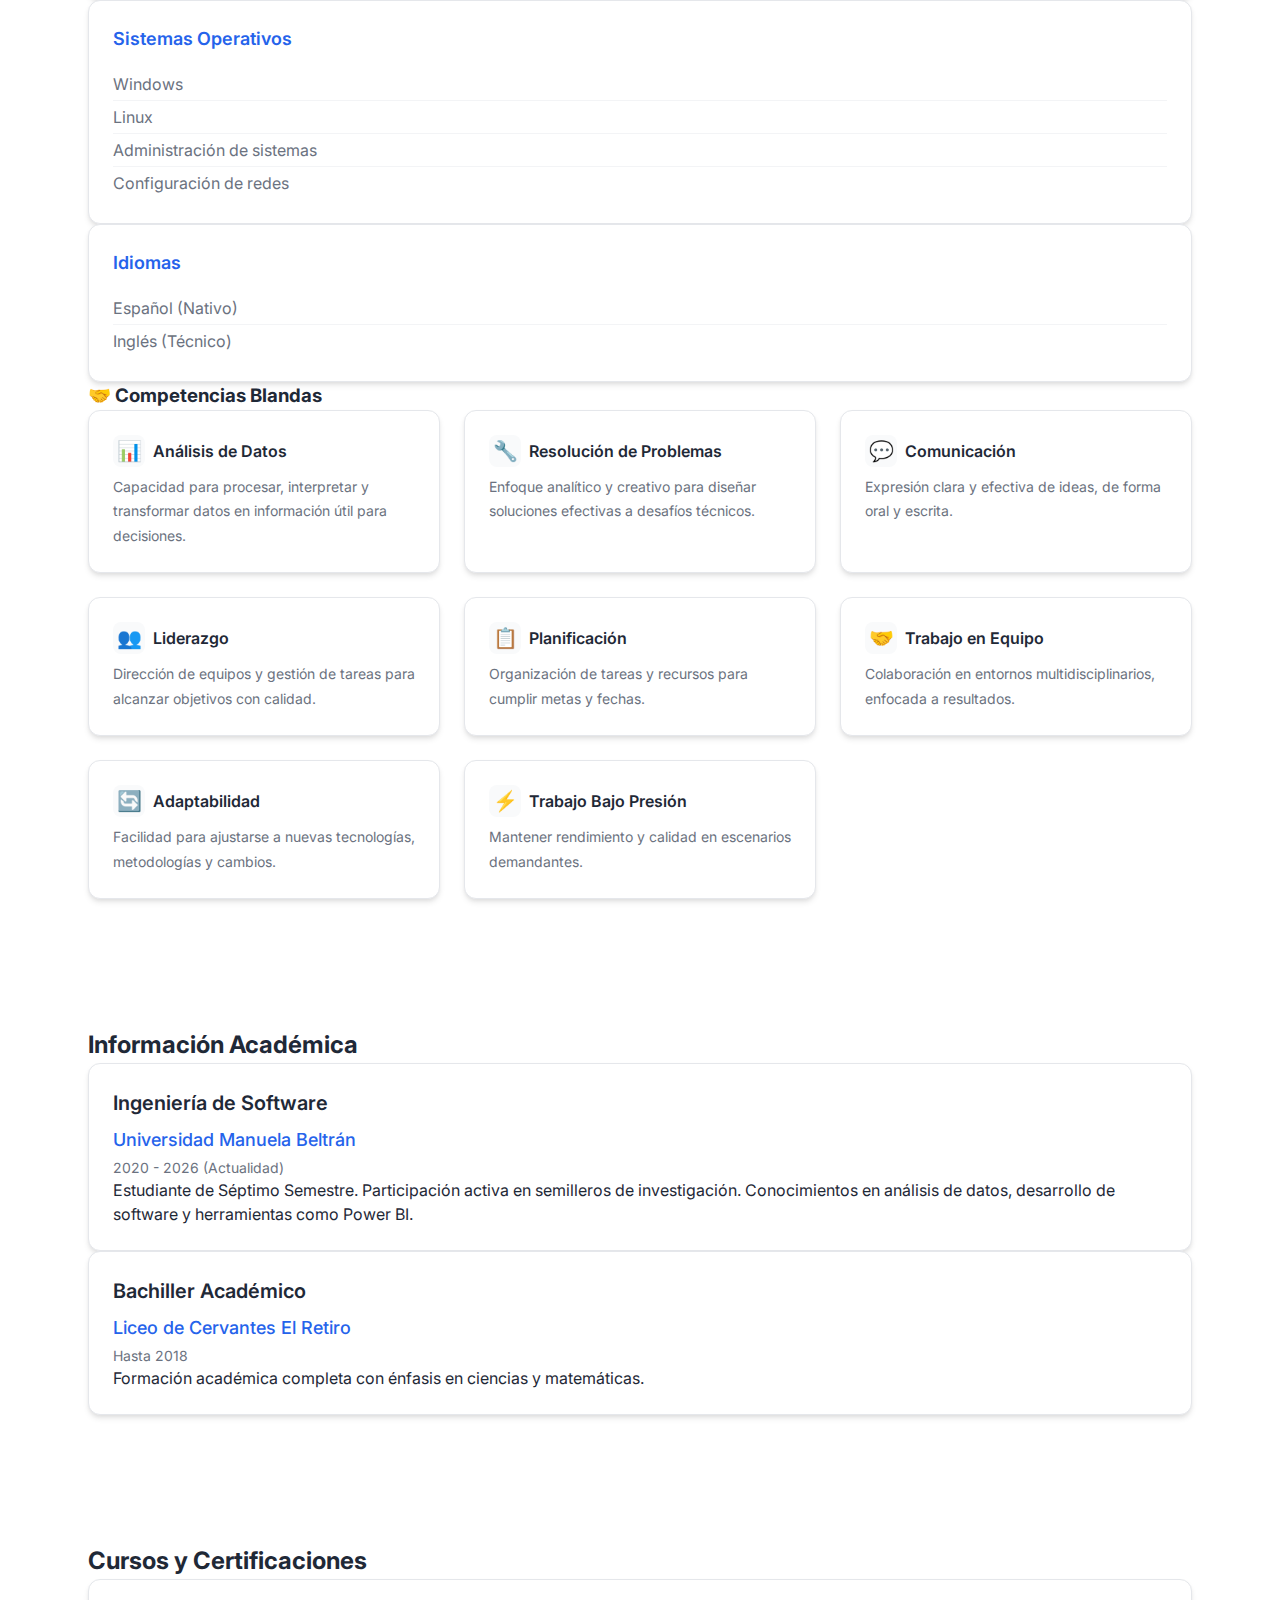
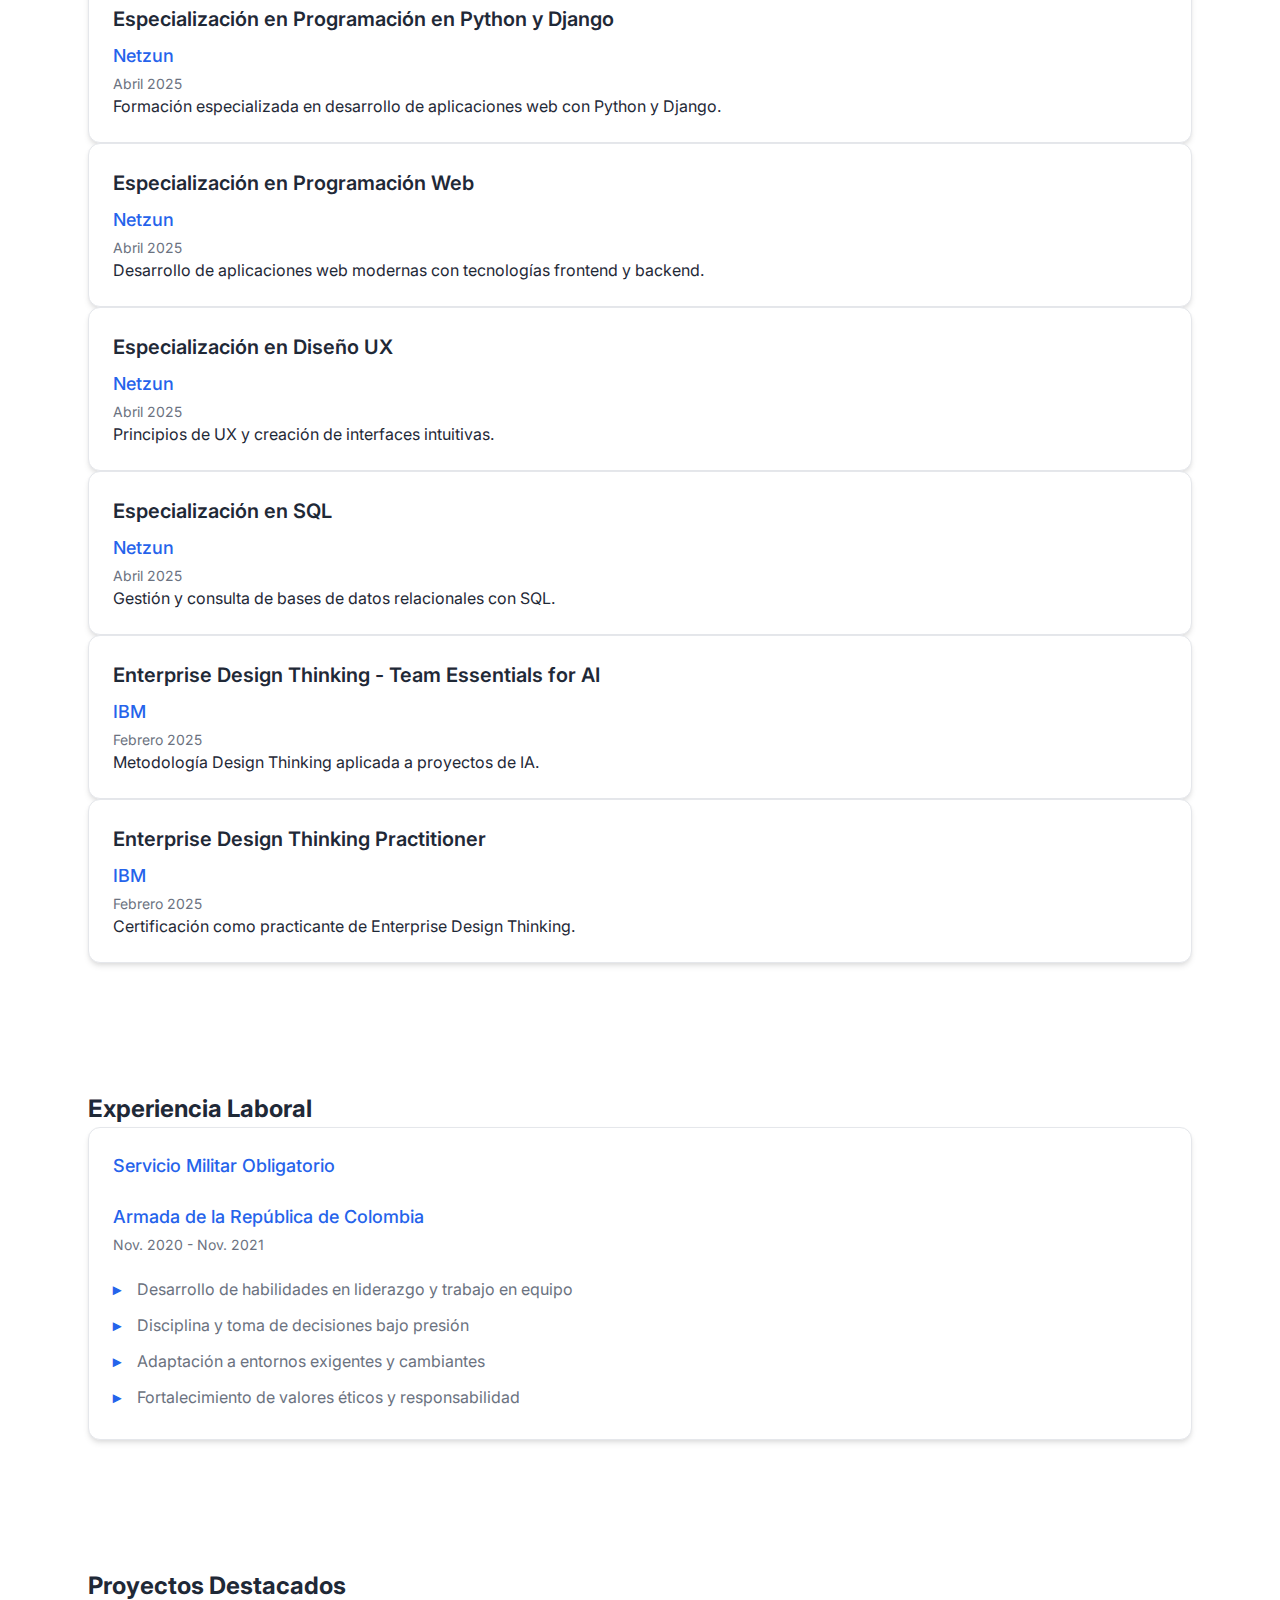
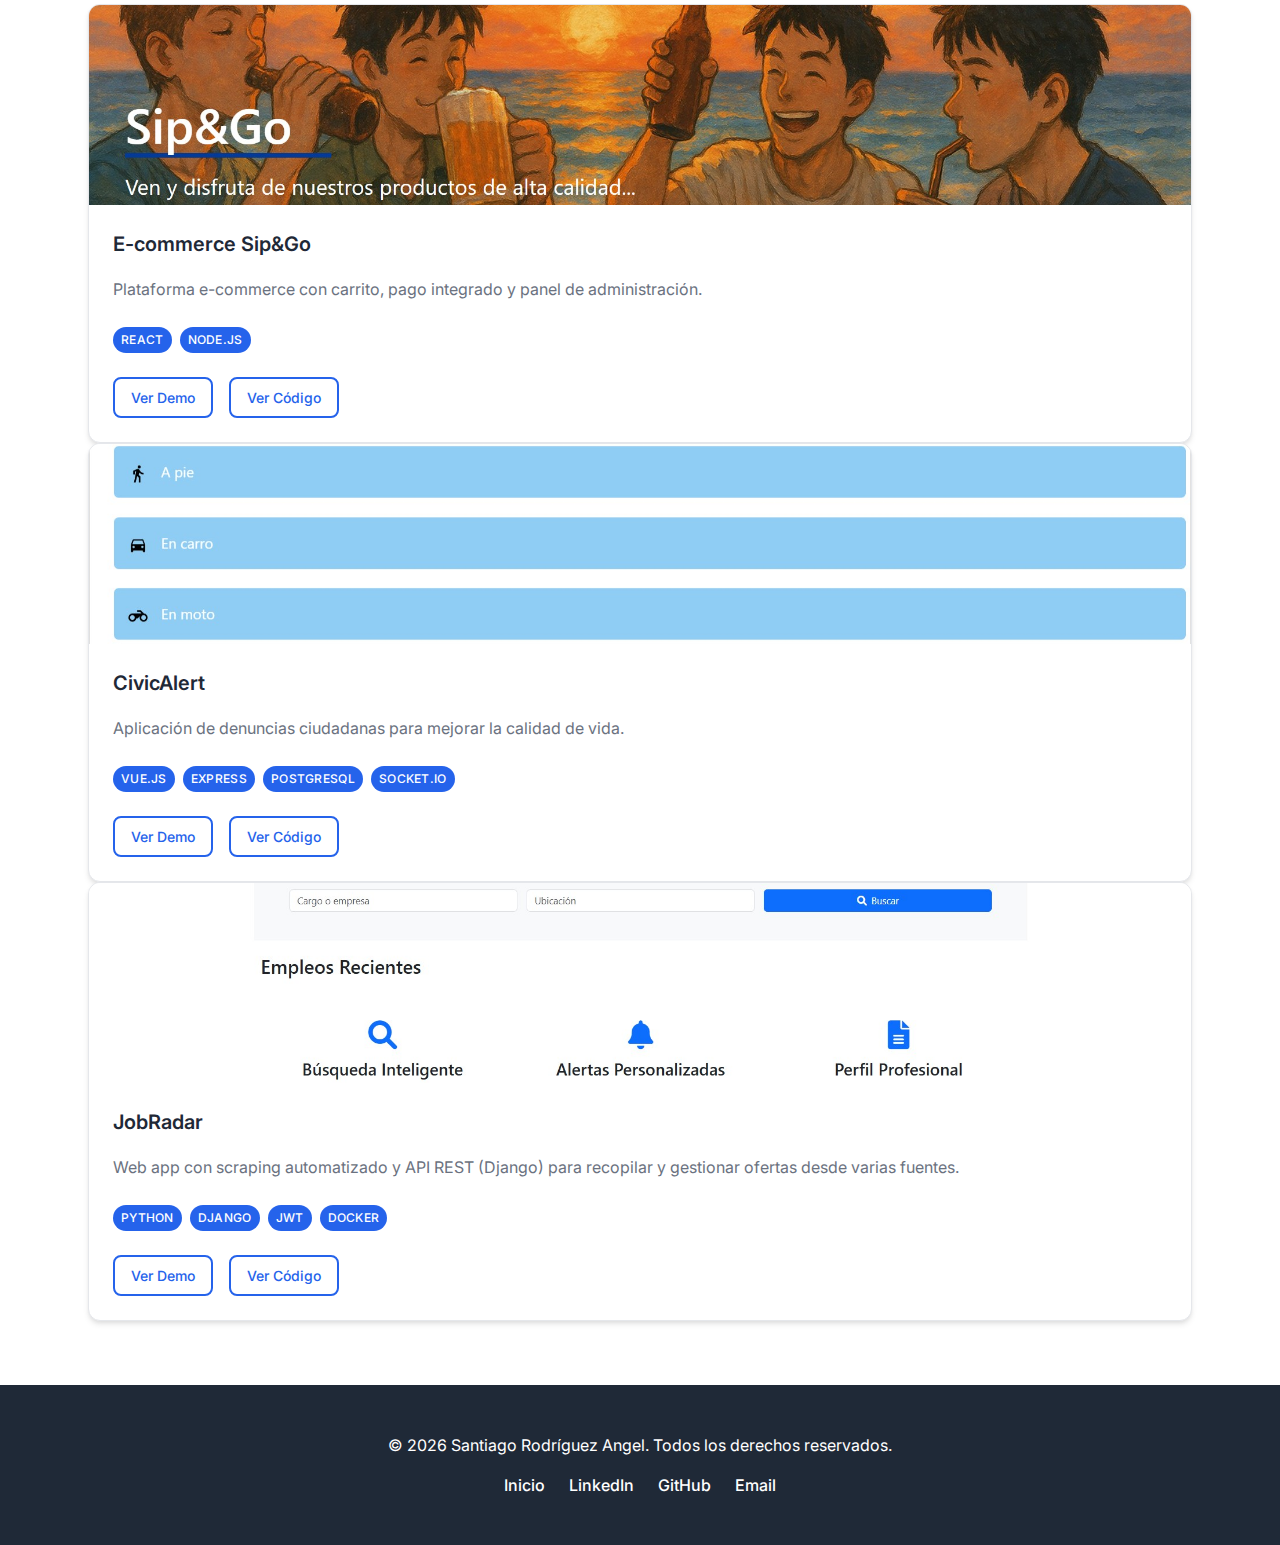
<file: proyecto1/.claude/worktrees/nostalgic-neumann/Portafolio_CV/index.html>
<!DOCTYPE html>
<html lang="es">
<head>
  <meta charset="UTF-8" />
  <meta name="viewport" content="width=device-width, initial-scale=1.0" />
  <meta name="description" content="CV profesional de Santiago Rodríguez Angel - Ingeniero de Software especializado en Inteligencia Artificial, Ciencia de Datos y Ciberseguridad" />
  <meta name="keywords" content="CV, Santiago Rodríguez, ingeniero software, IA, datos, ciberseguridad" />
  <meta name="author" content="Santiago Rodríguez Angel" />
  <title>CV - Santiago Rodríguez Angel | Ingeniero de Software</title>

  <link rel="preconnect" href="https://fonts.googleapis.com" />
  <link rel="preconnect" href="https://fonts.gstatic.com" crossorigin />
  <link href="https://fonts.googleapis.com/css2?family=Inter:wght@300;400;500;600;700&display=swap" rel="stylesheet" />

  <link rel="apple-touch-icon" sizes="180x180" href="assets/images/favicon_io/apple-touch-icon.png" />
  <link rel="icon" type="image/png" sizes="32x32" href="assets/images/favicon_io/favicon-32x32.png" />
  <link rel="icon" type="image/png" sizes="16x16" href="assets/images/favicon_io/favicon-16x16.png" />
  <link rel="manifest" href="assets/images/favicon_io/site.webmanifest" />
  <link rel="shortcut icon" href="assets/images/favicon_io/favicon.ico" />

  <link rel="stylesheet" href="assets/css/variables.css" />
  <link rel="stylesheet" href="assets/css/layout.css" />
  <link rel="stylesheet" href="assets/css/components.css" />
  <link rel="stylesheet" href="assets/css/responsive.css" />
</head>

<body>
  <header class="header">
    <div class="container">
      <div class="header-content">
        <div class="logo">
          <h1>Santiago Rodríguez Angel</h1>
        </div>

        <nav class="nav" id="nav" aria-label="Navegación principal">
          <ul class="nav-list">
            <li><a href="#perfil" class="nav-link active">Perfil</a></li>
            <li><a href="horario.html" class="nav-link">Horario</a></li>
            <li><a href="organigrama.html" class="nav-link">Organigrama</a></li>
            <li><a href="#proyectos" class="nav-link">Proyectos</a></li>
          </ul>
        </nav>

        <button class="hamburger" id="hamburger" aria-label="Abrir menú">
          <span class="hamburger-line"></span>
          <span class="hamburger-line"></span>
          <span class="hamburger-line"></span>
        </button>
      </div>
    </div>
  </header>

  <main>
    <!-- PERFIL / HERO -->
    <section id="perfil" class="section">
      <div class="container">
        <div class="contact-card profile-hero">
          <div class="profile-image">
            <img src="assets/images/perfil.jpg" alt="Foto de perfil de Santiago Rodríguez Angel" class="profile-img" />
          </div>

          <div class="contact-info">
            <h2 class="section-title">Santiago Rodríguez Angel</h2>
            <h3 class="job-title">Ingeniero de Software</h3>

            <p class="hero-summary">
              Estudiante de Ingeniería de Software con enfoque en <strong>IA</strong>, <strong>Ciencia de Datos</strong> y <strong>Ciberseguridad</strong>.
              Me interesa construir productos robustos, medibles y escalables con buenas prácticas de arquitectura y UX.
            </p>

            <div class="contact-chips" aria-label="Información de contacto">
              <a class="chip" href="https://maps.google.com/?q=Bogotá%20D.C.%20111211%20Colombia" target="_blank" rel="noopener">📍 Bogotá D.C.</a>
              <a class="chip" href="tel:+573057727513">📞 305 772 7513</a>
              <a class="chip" href="mailto:ing.santiagorodriguezangel@gmail.com">✉️ Email</a>
              <a class="chip" href="https://www.linkedin.com/in/santiago-rodriguez-angel-a1999b334" target="_blank" rel="noopener">in LinkedIn</a>
              <a class="chip" href="https://github.com/santiagorodriguez" target="_blank" rel="noopener">⌂ GitHub</a>
            </div>
          </div>
        </div>
      </div>
    </section>

    <!-- COMPETENCIAS (SIN DUPLICAR SECTION) -->
    <section id="competencias" class="section">
      <div class="container">
        <h2 class="section-title">Competencias</h2>

        <!-- Perfil Profesional -->
        <div class="competencies-section">
          <div class="section-header">
            <h3 class="section-subtitle"><span class="section-icon">👤</span> Perfil Profesional</h3>
          </div>
          <div class="section-content">
            <div class="profile-box">
              <div class="profile-header-box">
                <div class="profile-avatar"><span class="avatar-icon">👨‍💻</span></div>
                <div class="profile-title-box">
                  <h4>Santiago Rodríguez Angel</h4>
                  <p>Ingeniero de Software</p>
                </div>
              </div>

              <div class="profile-description-box">
                <p>
                  Estudiante de <strong>Ingeniería de Software</strong> con gran interés en
                  <span class="highlight">Inteligencia Artificial</span>,
                  <span class="highlight">Ciencia de Datos</span> y
                  <span class="highlight">Ciberseguridad</span>.
                  Apasionado por los desafíos, el aprendizaje continuo y la innovación en tecnología.
                </p>
                <p>
                  Actualmente cursando <strong>octavo semestre</strong>, participando activamente en semilleros
                  y desarrollando habilidades en análisis de datos, desarrollo de software y sistemas operativos.
                </p>
              </div>

              <div class="profile-highlights-box">
                <div class="highlight-item"><span class="highlight-icon">🎯</span><span>Enfoque en IA y Data Science</span></div>
                <div class="highlight-item"><span class="highlight-icon">🔬</span><span>Semilleros de investigación activos</span></div>
                <div class="highlight-item"><span class="highlight-icon">💻</span><span>Desarrollo de software full-stack</span></div>
              </div>
            </div>
          </div>
        </div>

        <!-- Competencias Técnicas -->
        <div class="competencies-section">
          <div class="section-header">
            <h3 class="section-subtitle"><span class="section-icon">💻</span> Competencias Técnicas</h3>
          </div>
          <div class="section-content">
            <div class="skills-grid">
              <div class="skill-category">
                <h4>Análisis de Datos</h4>
                <ul class="skills-list">
                  <li>Procesamiento de datos</li>
                  <li>Interpretación de información</li>
                  <li>Transformación de datos</li>
                  <li>Power BI</li>
                  <li>Visualización de datos</li>
                </ul>
              </div>

              <div class="skill-category">
                <h4>Desarrollo de Software</h4>
                <ul class="skills-list">
                  <li>Python</li>
                  <li>Desarrollo Web</li>
                  <li>Bases de datos SQL</li>
                  <li>Diseño UX</li>
                  <li>Django</li>
                </ul>
              </div>

              <div class="skill-category">
                <h4>Sistemas Operativos</h4>
                <ul class="skills-list">
                  <li>Windows</li>
                  <li>Linux</li>
                  <li>Administración de sistemas</li>
                  <li>Configuración de redes</li>
                </ul>
              </div>

              <div class="skill-category">
                <h4>Idiomas</h4>
                <ul class="skills-list">
                  <li>Español (Nativo)</li>
                  <li>Inglés (Técnico)</li>
                </ul>
              </div>
            </div>
          </div>
        </div>

        <!-- Competencias Blandas -->
        <div class="competencies-section">
          <div class="section-header">
            <h3 class="section-subtitle"><span class="section-icon">🤝</span> Competencias Blandas</h3>
          </div>
          <div class="section-content">
            <div class="soft-skills-grid">
              <div class="soft-skill-item">
                <div class="skill-header"><span class="skill-icon">📊</span><h4>Análisis de Datos</h4></div>
                <p>Capacidad para procesar, interpretar y transformar datos en información útil para decisiones.</p>
              </div>

              <div class="soft-skill-item">
                <div class="skill-header"><span class="skill-icon">🔧</span><h4>Resolución de Problemas</h4></div>
                <p>Enfoque analítico y creativo para diseñar soluciones efectivas a desafíos técnicos.</p>
              </div>

              <div class="soft-skill-item">
                <div class="skill-header"><span class="skill-icon">💬</span><h4>Comunicación</h4></div>
                <p>Expresión clara y efectiva de ideas, de forma oral y escrita.</p>
              </div>

              <div class="soft-skill-item">
                <div class="skill-header"><span class="skill-icon">👥</span><h4>Liderazgo</h4></div>
                <p>Dirección de equipos y gestión de tareas para alcanzar objetivos con calidad.</p>
              </div>

              <div class="soft-skill-item">
                <div class="skill-header"><span class="skill-icon">📋</span><h4>Planificación</h4></div>
                <p>Organización de tareas y recursos para cumplir metas y fechas.</p>
              </div>

              <div class="soft-skill-item">
                <div class="skill-header"><span class="skill-icon">🤝</span><h4>Trabajo en Equipo</h4></div>
                <p>Colaboración en entornos multidisciplinarios, enfocada a resultados.</p>
              </div>

              <div class="soft-skill-item">
                <div class="skill-header"><span class="skill-icon">🔄</span><h4>Adaptabilidad</h4></div>
                <p>Facilidad para ajustarse a nuevas tecnologías, metodologías y cambios.</p>
              </div>

              <div class="soft-skill-item">
                <div class="skill-header"><span class="skill-icon">⚡</span><h4>Trabajo Bajo Presión</h4></div>
                <p>Mantener rendimiento y calidad en escenarios demandantes.</p>
              </div>
            </div>
          </div>
        </div>

      </div>
    </section>

    <!-- ACADÉMICA -->
    <section id="academica" class="section">
      <div class="container">
        <h2 class="section-title">Información Académica</h2>
        <div class="education-list">
          <article class="education-item">
            <h3 class="degree-title">Ingeniería de Software</h3>
            <p class="institution">Universidad Manuela Beltrán</p>
            <p class="period">2020 - 2026 (Actualidad)</p>
            <p class="description">
              Estudiante de Séptimo Semestre. Participación activa en semilleros de investigación.
              Conocimientos en análisis de datos, desarrollo de software y herramientas como Power BI.
            </p>
          </article>

          <article class="education-item">
            <h3 class="degree-title">Bachiller Académico</h3>
            <p class="institution">Liceo de Cervantes El Retiro</p>
            <p class="period">Hasta 2018</p>
            <p class="description">Formación académica completa con énfasis en ciencias y matemáticas.</p>
          </article>
        </div>
      </div>
    </section>

    <!-- CURSOS -->
    <section id="cursos" class="section">
      <div class="container">
        <h2 class="section-title">Cursos y Certificaciones</h2>
        <div class="education-list">
          <article class="education-item">
            <h3 class="degree-title">Especialización en Programación en Python y Django</h3>
            <p class="institution">Netzun</p>
            <p class="period">Abril 2025</p>
            <p class="description">Formación especializada en desarrollo de aplicaciones web con Python y Django.</p>
          </article>

          <article class="education-item">
            <h3 class="degree-title">Especialización en Programación Web</h3>
            <p class="institution">Netzun</p>
            <p class="period">Abril 2025</p>
            <p class="description">Desarrollo de aplicaciones web modernas con tecnologías frontend y backend.</p>
          </article>

          <article class="education-item">
            <h3 class="degree-title">Especialización en Diseño UX</h3>
            <p class="institution">Netzun</p>
            <p class="period">Abril 2025</p>
            <p class="description">Principios de UX y creación de interfaces intuitivas.</p>
          </article>

          <article class="education-item">
            <h3 class="degree-title">Especialización en SQL</h3>
            <p class="institution">Netzun</p>
            <p class="period">Abril 2025</p>
            <p class="description">Gestión y consulta de bases de datos relacionales con SQL.</p>
          </article>

          <article class="education-item">
            <h3 class="degree-title">Enterprise Design Thinking - Team Essentials for AI</h3>
            <p class="institution">IBM</p>
            <p class="period">Febrero 2025</p>
            <p class="description">Metodología Design Thinking aplicada a proyectos de IA.</p>
          </article>

          <article class="education-item">
            <h3 class="degree-title">Enterprise Design Thinking Practitioner</h3>
            <p class="institution">IBM</p>
            <p class="period">Febrero 2025</p>
            <p class="description">Certificación como practicante de Enterprise Design Thinking.</p>
          </article>
        </div>
      </div>
    </section>

    <!-- EXPERIENCIA -->
    <section id="experiencia" class="section">
      <div class="container">
        <h2 class="section-title">Experiencia Laboral</h2>
        <div class="experience-list">
          <article class="experience-card">
            <div class="experience-header">
              <h3 class="job-title">Servicio Militar Obligatorio</h3>
              <p class="company">Armada de la República de Colombia</p>
              <p class="period">Nov. 2020 - Nov. 2021</p>
            </div>
            <div class="experience-description">
              <ul>
                <li>Desarrollo de habilidades en liderazgo y trabajo en equipo</li>
                <li>Disciplina y toma de decisiones bajo presión</li>
                <li>Adaptación a entornos exigentes y cambiantes</li>
                <li>Fortalecimiento de valores éticos y responsabilidad</li>
              </ul>
            </div>
          </article>
        </div>
      </div>
    </section>

    <!-- PROYECTOS -->
    <section id="proyectos" class="section">
      <div class="container">
        <h2 class="section-title">Proyectos Destacados</h2>
        <div class="projects-grid">
          <article class="project-card">
            <div class="project-thumbnail">
              <img src="assets/images/project1.jpg" alt="E-commerce Sip&Go" class="project-img" />
            </div>
            <div class="project-content">
              <h3 class="project-title">E-commerce Sip&Go</h3>
              <p class="project-description">Plataforma e-commerce con carrito, pago integrado y panel de administración.</p>
              <div class="project-tech">
                <span class="tech-tag">React</span>
                <span class="tech-tag">Node.js</span>
              </div>
              <div class="project-links">
                <a href="#" class="project-link">Ver Demo</a>
                <a href="https://github.com/TrabajosUMB/IW-Proyecto.git" class="project-link" target="_blank" rel="noopener">Ver Código</a>
              </div>
            </div>
          </article>

          <article class="project-card">
            <div class="project-thumbnail">
              <img src="assets/images/project2.jpg" alt="CivicAlert" class="project-img" />
            </div>
            <div class="project-content">
              <h3 class="project-title">CivicAlert</h3>
              <p class="project-description">Aplicación de denuncias ciudadanas para mejorar la calidad de vida.</p>
              <div class="project-tech">
                <span class="tech-tag">Vue.js</span>
                <span class="tech-tag">Express</span>
                <span class="tech-tag">PostgreSQL</span>
                <span class="tech-tag">Socket.io</span>
              </div>
              <div class="project-links">
                <a href="#" class="project-link">Ver Demo</a>
                <a href="https://github.com/TrabajosUMB/DI-Proyecto.git" class="project-link" target="_blank" rel="noopener">Ver Código</a>
              </div>
            </div>
          </article>

          <article class="project-card">
            <div class="project-thumbnail">
              <img src="assets/images/project3.jpg" alt="JobRadar" class="project-img" />
            </div>
            <div class="project-content">
              <h3 class="project-title">JobRadar</h3>
              <p class="project-description">
                Web app con scraping automatizado y API REST (Django) para recopilar y gestionar ofertas desde varias fuentes.
              </p>
              <div class="project-tech">
                <span class="tech-tag">Python</span>
                <span class="tech-tag">Django</span>
                <span class="tech-tag">JWT</span>
                <span class="tech-tag">Docker</span>
              </div>
              <div class="project-links">
                <a href="#" class="project-link">Ver Demo</a>
                <a href="https://github.com/TrabajosUMB/SD-ProyectoFinal.git" class="project-link" target="_blank" rel="noopener">Ver Código</a>
              </div>
            </div>
          </article>
        </div>
      </div>
    </section>
  </main>

  <footer class="footer" id="contacto">
    <div class="container">
      <div class="footer-content">
        <p>&copy; 2026 Santiago Rodríguez Angel. Todos los derechos reservados.</p>
        <div class="footer-links">
          <a href="#perfil">Inicio</a>
          <a href="https://www.linkedin.com/in/santiago-rodriguez-angel-a1999b334" target="_blank" rel="noopener">LinkedIn</a>
          <a href="https://github.com/santiagorodriguez" target="_blank" rel="noopener">GitHub</a>
          <a href="mailto:ing.santiagorodriguezangel@gmail.com">Email</a>
        </div>
      </div>
    </div>
  </footer>

  <script src="assets/js/ui.js"></script>
</body>
</html>
</file>
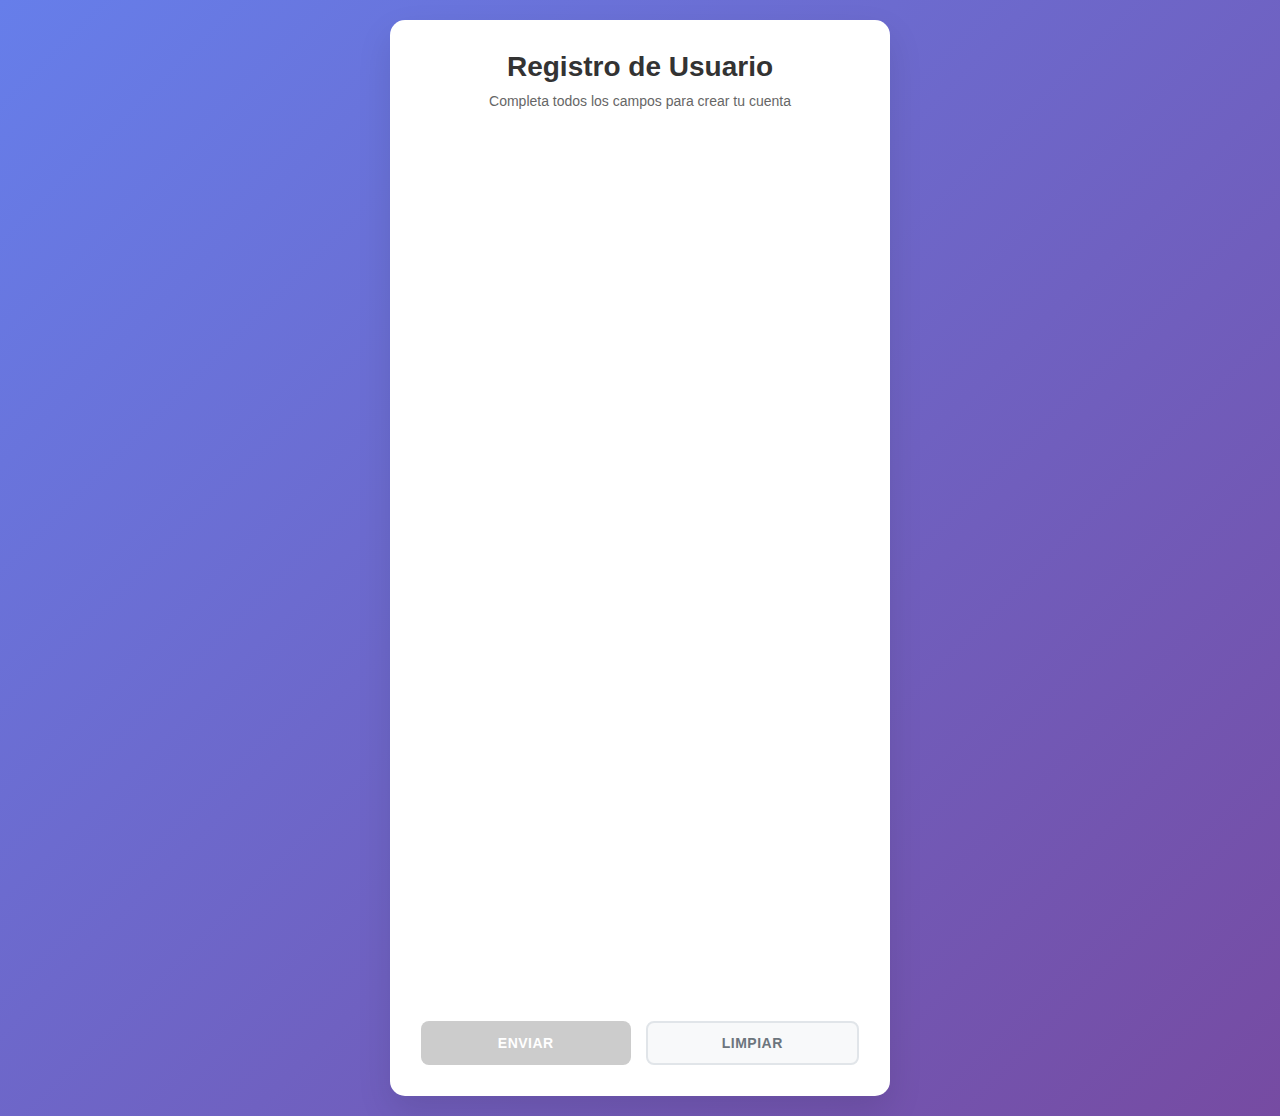
<file: html_forms/sign_up.html>
<!DOCTYPE html>
<html lang="es">
<head>
    <meta charset="UTF-8">
    <meta name="viewport" content="width=device-width, initial-scale=1.0">
    <title>Formulario de Registro de Usuario</title>
    <link rel="stylesheet" href="assets/styles.css">
</head>
<body>
    <div class="container">
        <div class="form-container">
            <h1>Registro de Usuario</h1>
            <p>Completa todos los campos para crear tu cuenta</p>
            
            <form id="registrationForm" novalidate>
                <!-- Nombre completo -->
                <div class="form-group">
                    <label for="fullName">Nombre completo *</label>
                    <input type="text" id="fullName" name="fullName" required minlength="3">
                    <div class="error-message" id="fullNameError"></div>
                </div>

                <!-- Correo electrónico -->
                <div class="form-group">
                    <label for="email">Correo electrónico *</label>
                    <input type="email" id="email" name="email" required>
                    <div class="error-message" id="emailError"></div>
                </div>

                <!-- Contraseña -->
                <div class="form-group">
                    <label for="password">Contraseña *</label>
                    <input type="password" id="password" name="password" required minlength="8">
                    <div class="error-message" id="passwordError"></div>
                    <small class="hint">Mínimo 8 caracteres, una mayúscula, un número y un carácter especial</small>
                </div>

                <!-- Confirmar contraseña -->
                <div class="form-group">
                    <label for="confirmPassword">Confirmar contraseña *</label>
                    <input type="password" id="confirmPassword" name="confirmPassword" required>
                    <div class="error-message" id="confirmPasswordError"></div>
                </div>

                <!-- Fecha de nacimiento -->
                <div class="form-group">
                    <label for="birthDate">Fecha de nacimiento *</label>
                    <input type="date" id="birthDate" name="birthDate" required>
                    <div class="error-message" id="birthDateError"></div>
                    <small class="hint">Debes tener al menos 18 años</small>
                </div>

                <!-- Celular -->
                <div class="form-group">
                    <label for="cellPhone">Celular *</label>
                    <input type="tel" id="cellPhone" name="cellPhone" required pattern="[0-9]{10}">
                    <div class="error-message" id="cellPhoneError"></div>
                    <small class="hint">Formato: 10 dígitos numéricos (ej: 3001234567)</small>
                </div>

                <!-- Teléfono (opcional) -->
                <div class="form-group">
                    <label for="phoneNumber">Teléfono (opcional)</label>
                    <input type="tel" id="phoneNumber" name="phoneNumber" pattern="[0-9]{10,}">
                    <div class="error-message" id="phoneNumberError"></div>
                    <small class="hint">Mínimo 10 dígitos numéricos si se ingresa</small>
                </div>

                <!-- Aceptación de términos -->
                <div class="form-group checkbox-group">
                    <label class="checkbox-label">
                        <input type="checkbox" id="terms" name="terms" required>
                        <span>Acepto los términos y condiciones *</span>
                    </label>
                    <div class="error-message" id="termsError"></div>
                </div>

                <!-- Botones -->
                <div class="form-actions">
                    <button type="submit" id="submitBtn" disabled>Enviar</button>
                    <button type="reset" id="resetBtn">Limpiar</button>
                </div>
            </form>

            <!-- Mensaje de confirmación -->
            <div id="successMessage" class="success-message hidden">
                <h3>¡Registro exitoso!</h3>
                <p>Tu formulario ha sido validado correctamente.</p>
            </div>
        </div>
    </div>

    <script src="assets/validation.js"></script>
</body>
</html>
</file>
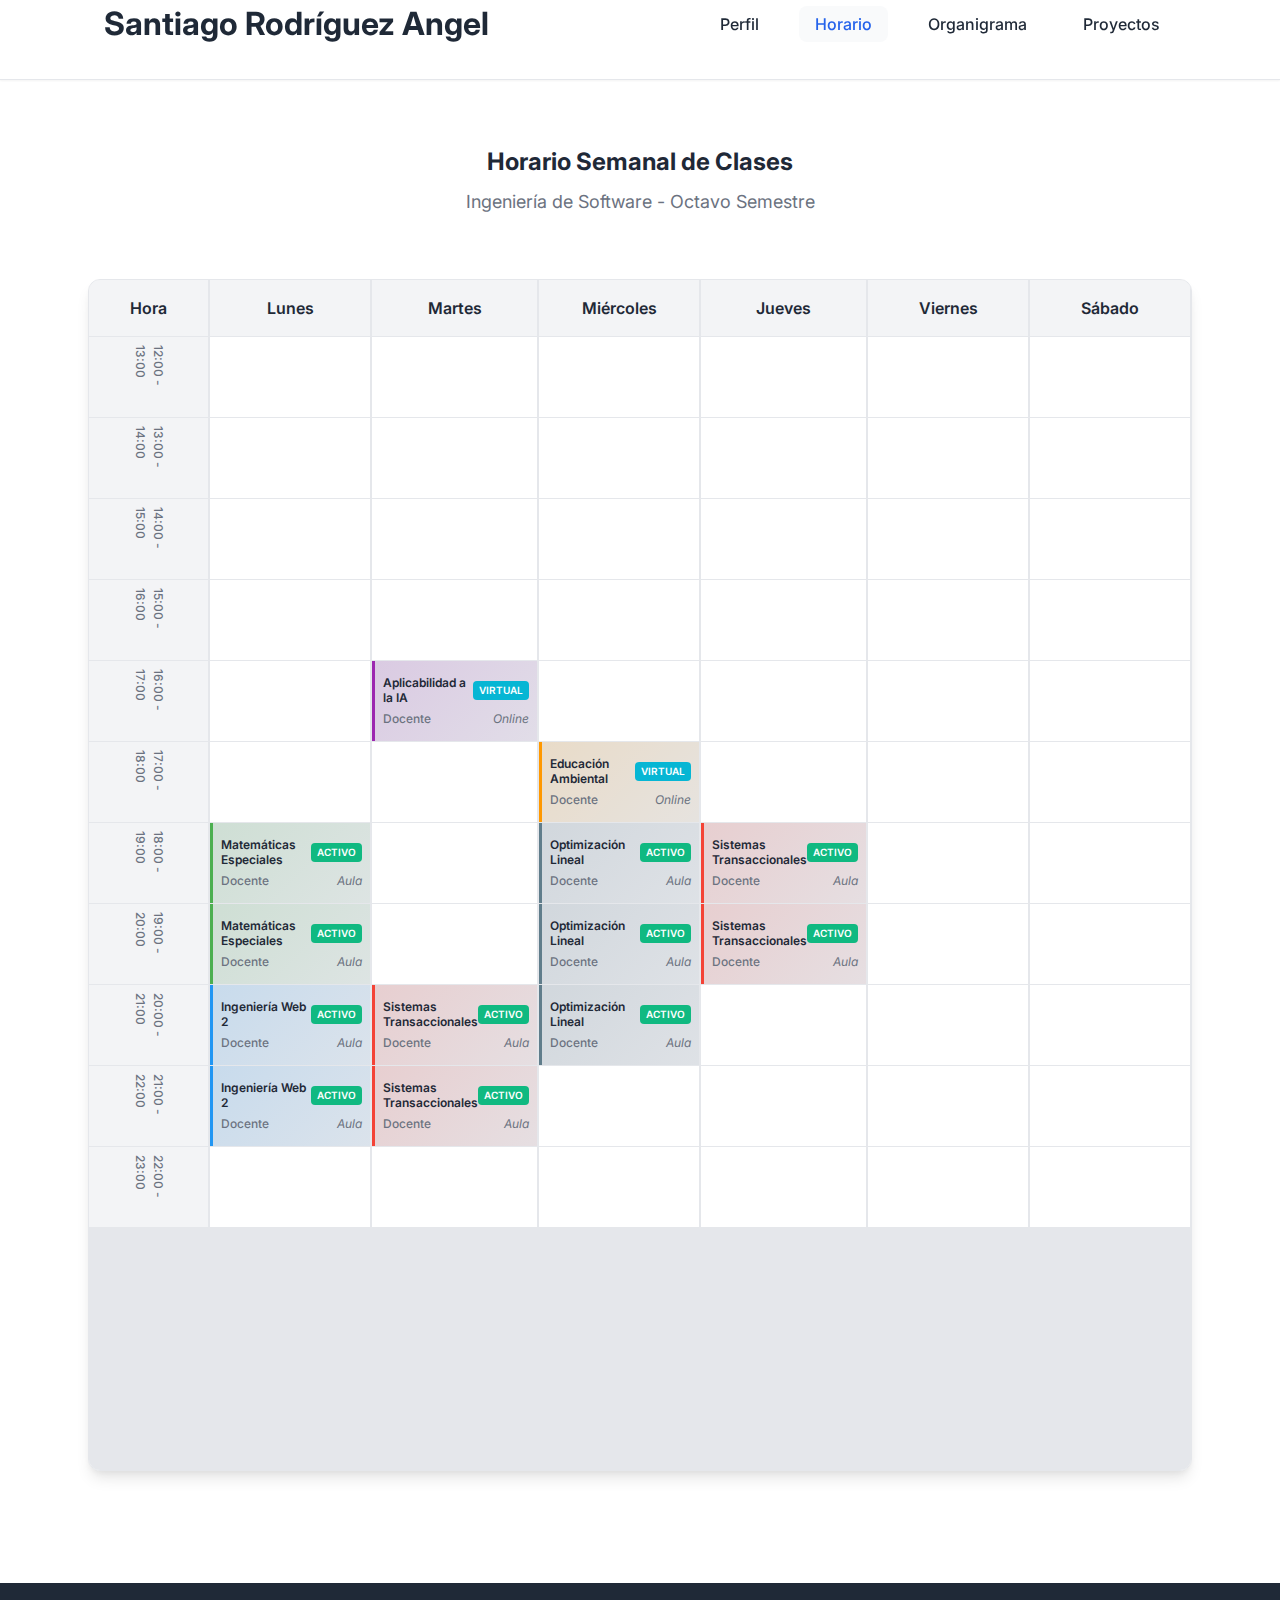
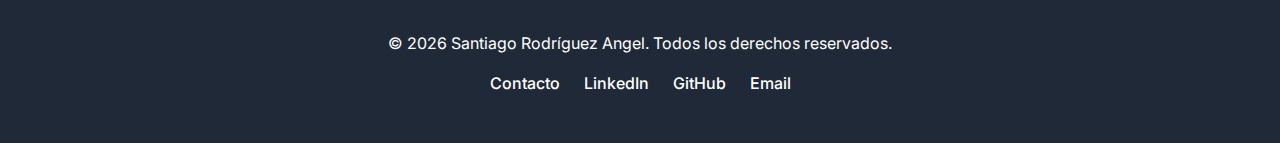
<file: Portafolio_CV/horario.html>
<!DOCTYPE html>
<html lang="es">
<head>
    <meta charset="UTF-8">
    <meta name="viewport" content="width=device-width, initial-scale=1.0">
    <meta name="description" content="Horario semanal de clases - Santiago Rodríguez Angel">
    <meta name="keywords" content="horario, clases, ingeniería software, Santiago Rodríguez">
    <meta name="author" content="Santiago Rodríguez Angel">
    <title>Horario de Clases - Santiago Rodríguez Angel</title>
    
    <!-- Google Fonts -->
    <link rel="preconnect" href="https://fonts.googleapis.com">
    <link rel="preconnect" href="https://fonts.gstatic.com" crossorigin>
    <link href="https://fonts.googleapis.com/css2?family=Inter:wght@300;400;500;600;700&display=swap" rel="stylesheet">
    
    <!-- Favicon -->
    <link rel="apple-touch-icon" sizes="180x180" href="assets/images/favicon_io/apple-touch-icon.png">
    <link rel="icon" type="image/png" sizes="32x32" href="assets/images/favicon_io/favicon-32x32.png">
    <link rel="icon" type="image/png" sizes="16x16" href="assets/images/favicon_io/favicon-16x16.png">
    <link rel="manifest" href="assets/images/favicon_io/site.webmanifest">
    <link rel="shortcut icon" href="assets/images/favicon_io/favicon.ico">
    
    <!-- CSS Modular -->
    <link rel="stylesheet" href="assets/css/variables.css">
    <link rel="stylesheet" href="assets/css/layout.css">
    <link rel="stylesheet" href="assets/css/components.css">
    <link rel="stylesheet" href="assets/css/horario.css">
    <link rel="stylesheet" href="assets/css/responsive.css">
</head>
<body>
    <header class="header">
        <div class="container">
            <div class="header-content">
                <div class="logo">
                    <h1><a href="index.html" style="text-decoration: none; color: inherit;">Santiago Rodríguez Angel</a></h1>
                </div>
                <nav class="nav" id="nav">
                    <ul class="nav-list">
                        <li><a href="index.html" class="nav-link">Perfil</a></li>
                        <li><a href="horario.html" class="nav-link active">Horario</a></li>
                        <li><a href="organigrama.html" class="nav-link">Organigrama</a></li>
                        <li><a href="index.html#proyectos" class="nav-link">Proyectos</a></li>
                    </ul>
                </nav>
                <button class="hamburger" id="hamburger" aria-label="Menú">
                    <span class="hamburger-line"></span>
                    <span class="hamburger-line"></span>
                    <span class="hamburger-line"></span>
                </button>
            </div>
        </div>
    </header>

    <main class="main">
        <section class="section">
            <div class="container">
                <div class="page-header">
                    <h2 class="section-title">Horario Semanal de Clases</h2>
                    <p class="section-subtitle">Ingeniería de Software - Octavo Semestre</p>
                </div>


                <!-- Horario Desktop -->
                <div class="schedule-container desktop-view" id="desktopSchedule">
                    <div class="schedule-grid">
                        <!-- Encabezado de días -->
                        <div class="time-header">Hora</div>
                        <div class="day-header">Lunes</div>
                        <div class="day-header">Martes</div>
                        <div class="day-header">Miércoles</div>
                        <div class="day-header">Jueves</div>
                        <div class="day-header">Viernes</div>
                        <div class="day-header">Sábado</div>

                        <!-- Filas de horario -->
                       


                        <!-- 12:00 - 13:00 -->
                        <div class="time-slot">12:00 - 13:00</div>
                        <div class="schedule-empty"></div><!-- Lun -->
                        <div class="schedule-empty"></div><!-- Mar -->
                        <div class="schedule-empty"></div><!-- Mié -->
                        <div class="schedule-empty"></div><!-- Jue -->
                        <div class="schedule-empty"></div><!-- Vie -->
                        <div class="schedule-empty"></div><!-- Sáb -->

                        <!-- 13:00 - 14:00 -->
                        <div class="time-slot">13:00 - 14:00</div>
                        <div class="schedule-empty"></div><!-- Lun -->
                        <div class="schedule-empty"></div><!-- Mar -->
                        <div class="schedule-empty"></div><!-- Mié -->
                        <div class="schedule-empty"></div><!-- Jue -->
                        <div class="schedule-empty"></div><!-- Vie -->
                        <div class="schedule-empty"></div><!-- Sáb -->

                        <!-- 14:00 - 15:00 -->
                        <div class="time-slot">14:00 - 15:00</div>
                        <div class="schedule-empty"></div><!-- Lun -->
                        <div class="schedule-empty"></div><!-- Mar -->
                        <div class="schedule-empty"></div><!-- Mié -->
                        <div class="schedule-empty"></div><!-- Jue -->
                        <div class="schedule-empty"></div><!-- Vie -->
                        <div class="schedule-empty"></div><!-- Sáb -->

                        <!-- 15:00 - 16:00 -->
                        <div class="time-slot">15:00 - 16:00</div>
                        <div class="schedule-empty"></div><!-- Lun -->
                        <div class="schedule-empty"></div><!-- Mar -->
                        <div class="schedule-empty"></div><!-- Mié -->
                        <div class="schedule-empty"></div><!-- Jue -->
                        <div class="schedule-empty"></div><!-- Vie -->
                        <div class="schedule-empty"></div><!-- Sáb -->

                        <!-- 16:00 - 17:00 -->
                        <div class="time-slot">16:00 - 17:00</div>
                        <div class="schedule-empty"></div><!-- Lun -->
                        <div class="schedule-aplicabilidad-ia" data-materia="Aplicabilidad a la IA"><div class="item-header"><span class="item-title">Aplicabilidad a la IA</span><span class="item-status virtual">Virtual</span></div><div class="item-details"><span class="item-teacher">Docente</span><span class="item-room">Online</span></div></div><!-- Mar -->
                        <div class="schedule-empty"></div><!-- Mié -->
                        <div class="schedule-empty"></div><!-- Jue -->
                        <div class="schedule-empty"></div><!-- Vie -->
                        <div class="schedule-empty"></div><!-- Sáb -->

                        <!-- 17:00 - 18:00 -->
                        <div class="time-slot">17:00 - 18:00</div>
                        <div class="schedule-empty"></div><!-- Lun -->
                        <div class="schedule-empty"></div><!-- Mar -->
                        <div class="schedule-educacion-ambiental" data-materia="Educación Ambiental"><div class="item-header"><span class="item-title">Educación Ambiental</span><span class="item-status virtual">Virtual</span></div><div class="item-details"><span class="item-teacher">Docente</span><span class="item-room">Online</span></div></div><!-- Mié -->
                        <div class="schedule-empty"></div><!-- Jue -->
                        <div class="schedule-empty"></div><!-- Vie -->
                        <div class="schedule-empty"></div><!-- Sáb -->

                        <!-- 18:00 - 19:00 -->
                        <div class="time-slot">18:00 - 19:00</div>
                        <div class="schedule-matematicas" data-materia="Matemáticas Especiales"><div class="item-header"><span class="item-title">Matemáticas Especiales</span><span class="item-status active">Activo</span></div><div class="item-details"><span class="item-teacher">Docente</span><span class="item-room">Aula</span></div></div><!-- Lun -->
                        <div class="schedule-empty"></div><!-- Mar -->
                        <div class="schedule-optimizacion-lineal" data-materia="Optimización Lineal"><div class="item-header"><span class="item-title">Optimización Lineal</span><span class="item-status active">Activo</span></div><div class="item-details"><span class="item-teacher">Docente</span><span class="item-room">Aula</span></div></div><!-- Mié -->
                        <div class="schedule-sistemas-transaccionales" data-materia="Sistemas Transaccionales"><div class="item-header"><span class="item-title">Sistemas Transaccionales</span><span class="item-status active">Activo</span></div><div class="item-details"><span class="item-teacher">Docente</span><span class="item-room">Aula</span></div></div><!-- Jue -->
                        <div class="schedule-empty"></div><!-- Vie -->
                        <div class="schedule-empty"></div><!-- Sáb -->

                        <!-- 19:00 - 20:00 -->
                        <div class="time-slot">19:00 - 20:00</div>
                        <div class="schedule-matematicas" data-materia="Matemáticas Especiales"><div class="item-header"><span class="item-title">Matemáticas Especiales</span><span class="item-status active">Activo</span></div><div class="item-details"><span class="item-teacher">Docente</span><span class="item-room">Aula</span></div></div><!-- Lun -->
                        <div class="schedule-empty"></div><!-- Mar -->
                        <div class="schedule-optimizacion-lineal" data-materia="Optimización Lineal"><div class="item-header"><span class="item-title">Optimización Lineal</span><span class="item-status active">Activo</span></div><div class="item-details"><span class="item-teacher">Docente</span><span class="item-room">Aula</span></div></div><!-- Mié -->
                        <div class="schedule-sistemas-transaccionales" data-materia="Sistemas Transaccionales"><div class="item-header"><span class="item-title">Sistemas Transaccionales</span><span class="item-status active">Activo</span></div><div class="item-details"><span class="item-teacher">Docente</span><span class="item-room">Aula</span></div></div><!-- Jue -->
                        <div class="schedule-empty"></div><!-- Vie -->
                        <div class="schedule-empty"></div><!-- Sáb -->

                        <!-- 20:00 - 21:00 -->
                        <div class="time-slot">20:00 - 21:00</div>
                        <div class="schedule-ingenieria-web" data-materia="Ingeniería Web 2"><div class="item-header"><span class="item-title">Ingeniería Web 2</span><span class="item-status active">Activo</span></div><div class="item-details"><span class="item-teacher">Docente</span><span class="item-room">Aula</span></div></div><!-- Lun -->
                        <div class="schedule-sistemas-transaccionales" data-materia="Sistemas Transaccionales"><div class="item-header"><span class="item-title">Sistemas Transaccionales</span><span class="item-status active">Activo</span></div><div class="item-details"><span class="item-teacher">Docente</span><span class="item-room">Aula</span></div></div><!-- Mar -->
                        <div class="schedule-optimizacion-lineal" data-materia="Optimización Lineal"><div class="item-header"><span class="item-title">Optimización Lineal</span><span class="item-status active">Activo</span></div><div class="item-details"><span class="item-teacher">Docente</span><span class="item-room">Aula</span></div></div><!-- Mié -->
                        <div class="schedule-empty"></div><!-- Jue -->
                        <div class="schedule-empty"></div><!-- Vie -->
                        <div class="schedule-empty"></div><!-- Sáb -->

                        <!-- 21:00 - 22:00 -->
                        <div class="time-slot">21:00 - 22:00</div>
                        <div class="schedule-ingenieria-web" data-materia="Ingeniería Web 2"><div class="item-header"><span class="item-title">Ingeniería Web 2</span><span class="item-status active">Activo</span></div><div class="item-details"><span class="item-teacher">Docente</span><span class="item-room">Aula</span></div></div><!-- Lun -->
                        <div class="schedule-sistemas-transaccionales" data-materia="Sistemas Transaccionales"><div class="item-header"><span class="item-title">Sistemas Transaccionales</span><span class="item-status active">Activo</span></div><div class="item-details"><span class="item-teacher">Docente</span><span class="item-room">Aula</span></div></div><!-- Mar -->
                        <div class="schedule-empty"></div><!-- Mié -->
                        <div class="schedule-empty"></div><!-- Jue -->
                        <div class="schedule-empty"></div><!-- Vie -->
                        <div class="schedule-empty"></div><!-- Sáb -->   

                        <!-- 22:00 - 23:00 -->
                        <div class="time-slot">22:00 - 23:00</div>
                        <div class="schedule-empty"></div><!-- Lun -->
                        <div class="schedule-empty"></div><!-- Mar -->
                        <div class="schedule-empty"></div><!-- Mié -->
                        <div class="schedule-empty"></div><!-- Jue -->
                        <div class="schedule-empty"></div><!-- Vie -->
                        <div class="schedule-empty"></div><!-- Sáb -->

            </div>
        </section>
    </main>

    <footer class="footer">
        <div class="container">
            <div class="footer-content">
                <p>&copy; 2026 Santiago Rodríguez Angel. Todos los derechos reservados.</p>
                <div class="footer-links">
                    <a href="index.html#contacto">Contacto</a>
                    <a href="https://www.linkedin.com/in/santiago-rodriguez-angel-a1999b334" target="_blank">LinkedIn</a>
                    <a href="https://github.com/settings/organizations" target="_blank">GitHub</a>
                    <a href="mailto:ing.santiagorodriguezangel@gmail.com">Email</a>
                </div>
            </div>
        </div>
    </footer>

    <!-- JavaScript -->
    <script src="assets/js/ui.js"></script>
</body>
</html>
</file>
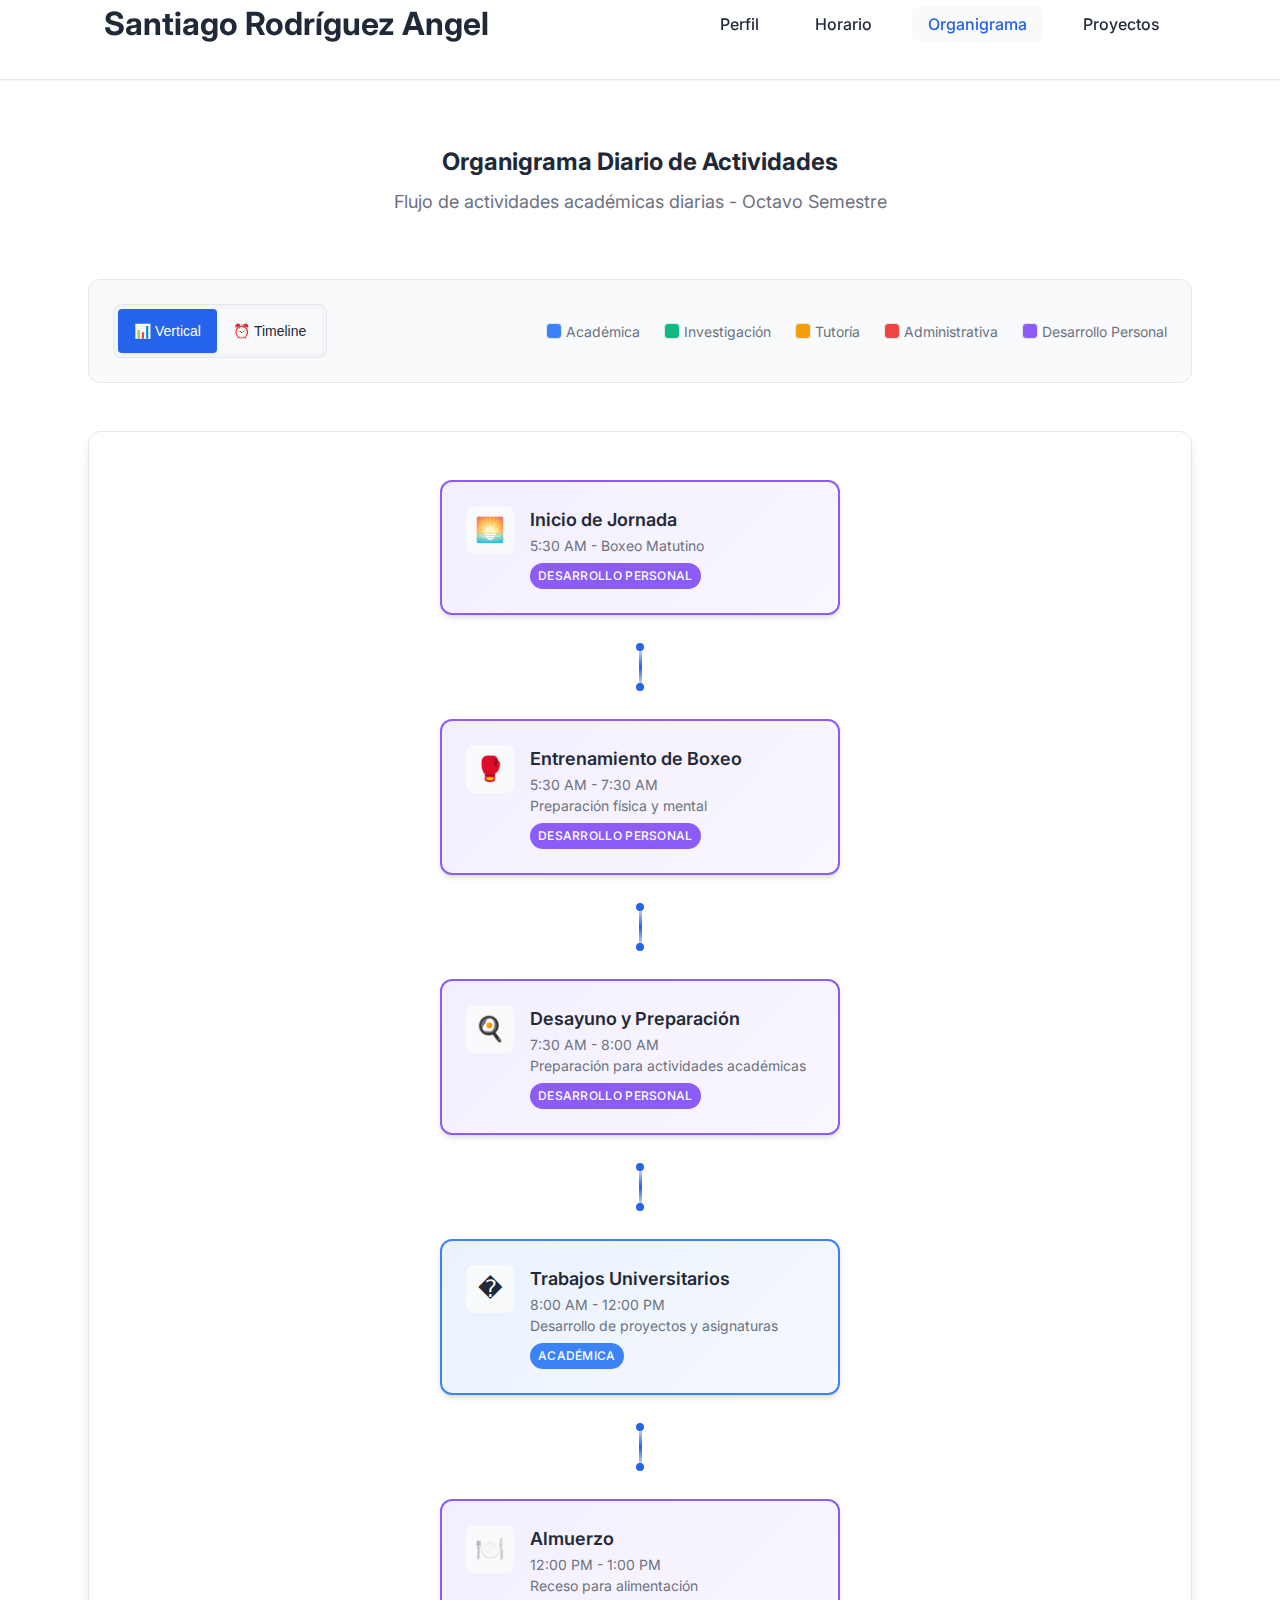
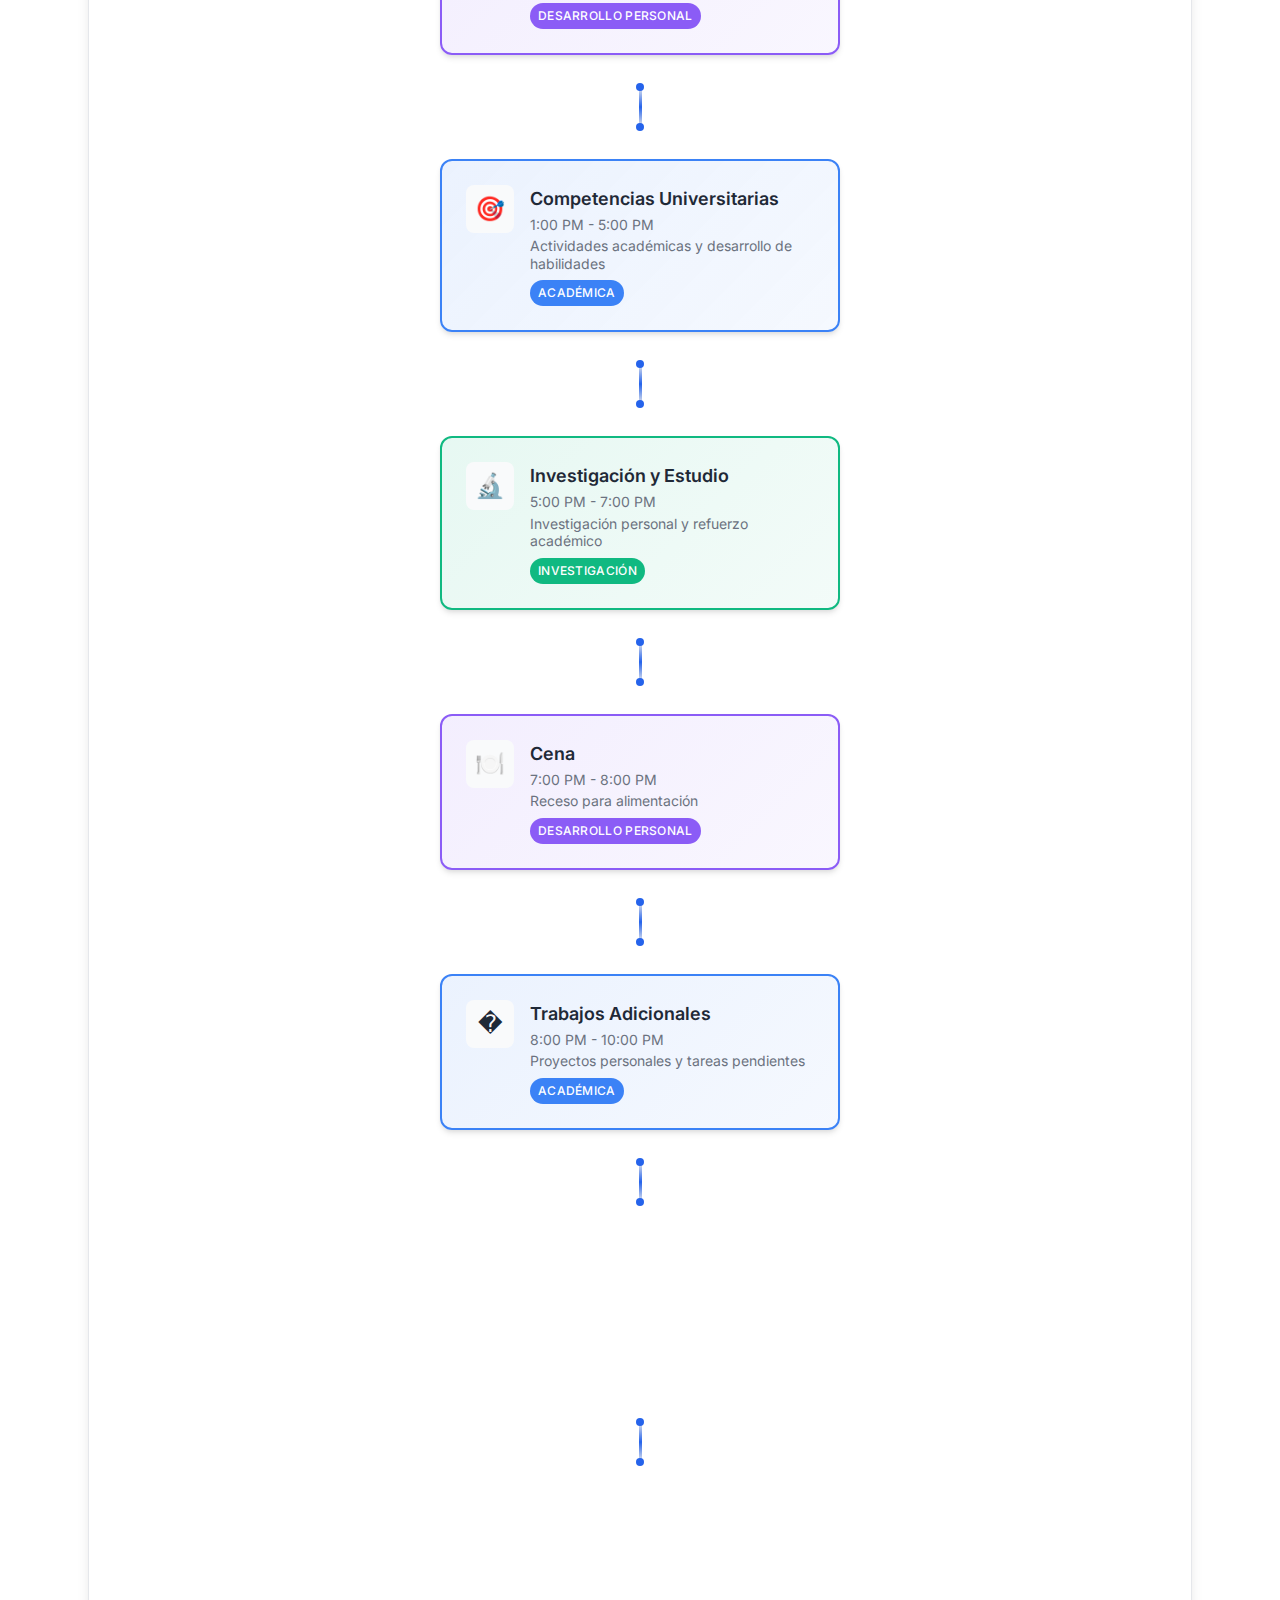
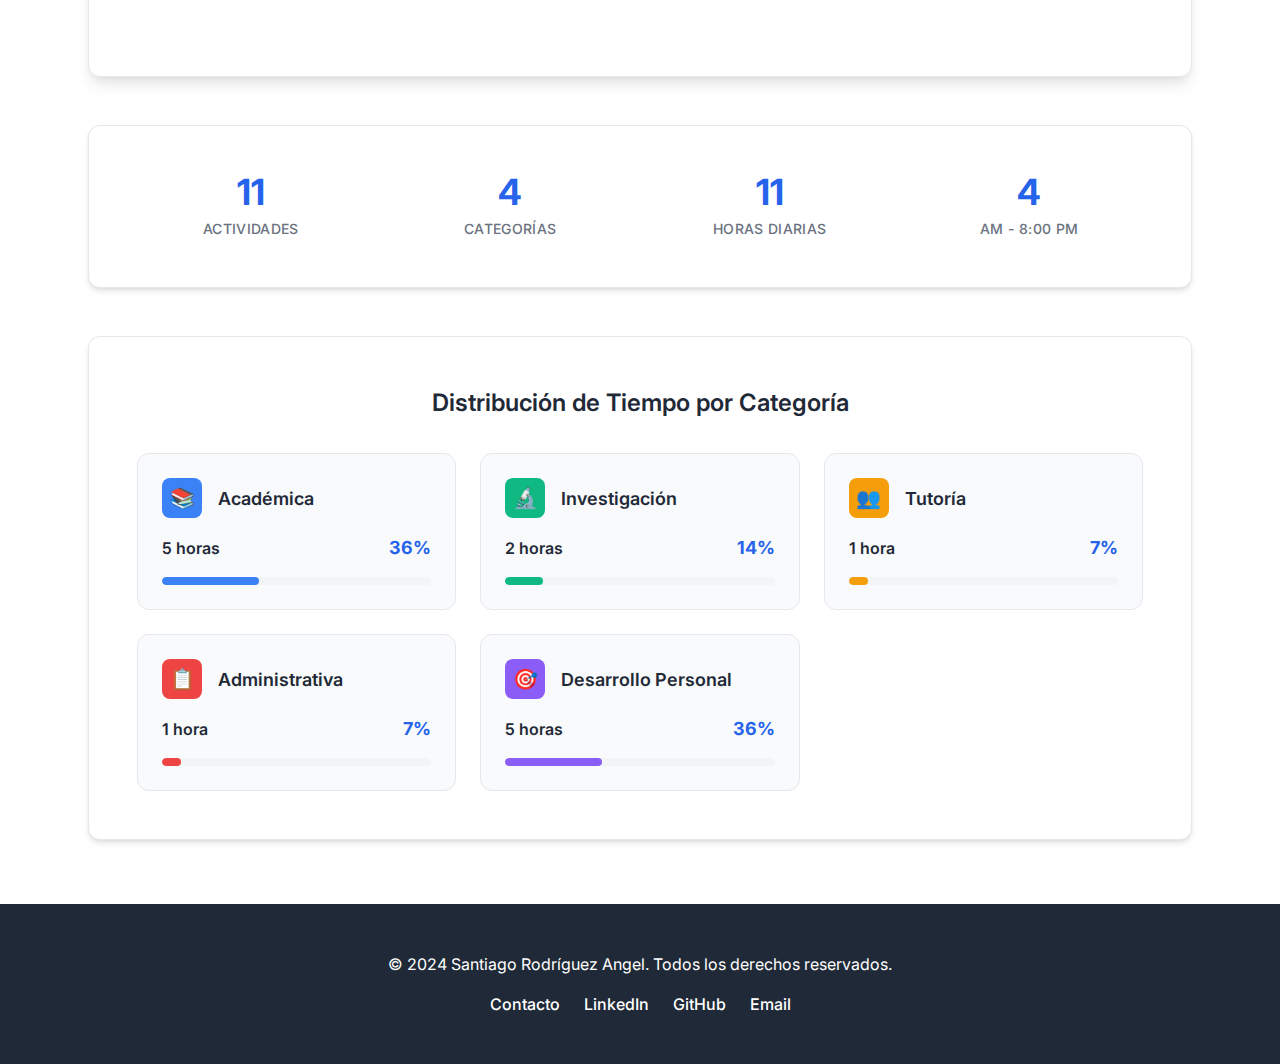
<file: Portafolio_CV/organigrama.html>
<!DOCTYPE html>
<html lang="es">
<head>
    <meta charset="UTF-8">
    <meta name="viewport" content="width=device-width, initial-scale=1.0">
    <meta name="description" content="Organigrama diario de actividades - Santiago Rodríguez Angel">
    <meta name="keywords" content="organigrama, actividades diarias, ingeniería software, Santiago Rodríguez">
    <meta name="author" content="Santiago Rodríguez Angel">
    <title>Organigrama Diario - Santiago Rodríguez Angel</title>
    
    <!-- Google Fonts -->
    <link rel="preconnect" href="https://fonts.googleapis.com">
    <link rel="preconnect" href="https://fonts.gstatic.com" crossorigin>
    <link href="https://fonts.googleapis.com/css2?family=Inter:wght@300;400;500;600;700&display=swap" rel="stylesheet">
    
    <!-- Favicon -->
    <link rel="apple-touch-icon" sizes="180x180" href="assets/images/favicon_io/apple-touch-icon.png">
    <link rel="icon" type="image/png" sizes="32x32" href="assets/images/favicon_io/favicon-32x32.png">
    <link rel="icon" type="image/png" sizes="16x16" href="assets/images/favicon_io/favicon-16x16.png">
    <link rel="manifest" href="assets/images/favicon_io/site.webmanifest">
    <link rel="shortcut icon" href="assets/images/favicon_io/favicon.ico">
    
    <!-- CSS Modular -->
    <link rel="stylesheet" href="assets/css/variables.css">
    <link rel="stylesheet" href="assets/css/layout.css">
    <link rel="stylesheet" href="assets/css/components.css">
    <link rel="stylesheet" href="assets/css/organigrama.css">
    <link rel="stylesheet" href="assets/css/responsive.css">
</head>
<body>
    <header class="header">
        <div class="container">
            <div class="header-content">
                <div class="logo">
                    <h1><a href="index.html" style="text-decoration: none; color: inherit;">Santiago Rodríguez Angel</a></h1>
                </div>
                <nav class="nav" id="nav">
                    <ul class="nav-list">
                        <li><a href="index.html" class="nav-link">Perfil</a></li>
                        <li><a href="horario.html" class="nav-link">Horario</a></li>
                        <li><a href="organigrama.html" class="nav-link active">Organigrama</a></li>
                        <li><a href="index.html#proyectos" class="nav-link">Proyectos</a></li>
                    </ul>
                </nav>
                <button class="hamburger" id="hamburger" aria-label="Menú">
                    <span class="hamburger-line"></span>
                    <span class="hamburger-line"></span>
                    <span class="hamburger-line"></span>
                </button>
            </div>
        </div>
    </header>

    <main class="main">
        <section class="section">
            <div class="container">
                <div class="page-header">
                    <h2 class="section-title">Organigrama Diario de Actividades</h2>
                    <p class="section-subtitle">Flujo de actividades académicas diarias - Octavo Semestre</p>
                </div>

                <!-- Controles del Organigrama -->
                <div class="org-controls">
                    <div class="controls-left">
                        <div class="view-toggle">
                            <button class="btn btn-primary active" id="verticalView" data-view="vertical">
                                <span class="view-icon">📊</span>
                                <span class="view-text">Vertical</span>
                            </button>
                            <button class="btn btn-secondary" id="timelineView" data-view="timeline">
                                <span class="view-icon">⏰</span>
                                <span class="view-text">Timeline</span>
                            </button>
                        </div>
                    </div>
                    <div class="controls-right">
                        <div class="legend">
                            <div class="legend-item">
                                <div class="legend-color" style="background-color: var(--categoria-academica);"></div>
                                <span>Académica</span>
                            </div>
                            <div class="legend-item">
                                <div class="legend-color" style="background-color: var(--categoria-investigacion);"></div>
                                <span>Investigación</span>
                            </div>
                            <div class="legend-item">
                                <div class="legend-color" style="background-color: var(--categoria-tutoria);"></div>
                                <span>Tutoría</span>
                            </div>
                            <div class="legend-item">
                                <div class="legend-color" style="background-color: var(--categoria-administrativa);"></div>
                                <span>Administrativa</span>
                            </div>
                            <div class="legend-item">
                                <div class="legend-color" style="background-color: var(--categoria-desarrollo-personal);"></div>
                                <span>Desarrollo Personal</span>
                            </div>
                        </div>
                    </div>
                </div>

                <!-- Vista Vertical -->
                <div class="org-container vertical-view" id="verticalOrg">
                    <div class="org-tree">
                        <!-- Inicio de Jornada -->
                        <div class="org-node start-node">
                            <div class="node-content">
                                <div class="node-icon">🌅</div>
                                <div class="node-info">
                                    <h3>Inicio de Jornada</h3>
                                    <p>5:30 AM - Boxeo Matutino</p>
                                    <span class="node-category desarrollo-personal">Desarrollo Personal</span>
                                </div>
                            </div>
                        </div>

                        <!-- Conector -->
                        <div class="org-connector"></div>

                        <!-- Boxeo -->
                        <div class="org-node desarrollo-personal">
                            <div class="node-content">
                                <div class="node-icon">🥊</div>
                                <div class="node-info">
                                    <h3>Entrenamiento de Boxeo</h3>
                                    <p>5:30 AM - 7:30 AM</p>
                                    <p>Preparación física y mental</p>
                                    <span class="node-category desarrollo-personal">Desarrollo Personal</span>
                                </div>
                            </div>
                        </div>

                        <!-- Conector -->
                        <div class="org-connector"></div>

                        <!-- Preparación Académica -->
                        <div class="org-node desarrollo-personal">
                            <div class="node-content">
                                <div class="node-icon">🍳</div>
                                <div class="node-info">
                                    <h3>Desayuno y Preparación</h3>
                                    <p>7:30 AM - 8:00 AM</p>
                                    <p>Preparación para actividades académicas</p>
                                    <span class="node-category desarrollo-personal">Desarrollo Personal</span>
                                </div>
                            </div>
                        </div>

                        <!-- Conector principal -->
                        <div class="org-connector"></div>

                        <!-- Actividades Académicas -->
                        <div class="org-branch">
                            <div class="branch-container">
                                <!-- Trabajos Universitarios -->
                                <div class="org-node academica">
                                    <div class="node-content">
                                        <div class="node-icon">�</div>
                                        <div class="node-info">
                                            <h3>Trabajos Universitarios</h3>
                                            <p>8:00 AM - 12:00 PM</p>
                                            <p>Desarrollo de proyectos y asignaturas</p>
                                            <span class="node-category academica">Académica</span>
                                        </div>
                                    </div>
                                </div>

                                <!-- Conector -->
                                <div class="org-connector"></div>

                                <!-- Almuerzo -->
                                <div class="org-node desarrollo-personal">
                                    <div class="node-content">
                                        <div class="node-icon">🍽️</div>
                                        <div class="node-info">
                                            <h3>Almuerzo</h3>
                                            <p>12:00 PM - 1:00 PM</p>
                                            <p>Receso para alimentación</p>
                                            <span class="node-category desarrollo-personal">Desarrollo Personal</span>
                                        </div>
                                    </div>
                                </div>

                                <!-- Conector -->
                                <div class="org-connector"></div>

                                <!-- Competencias Universitarias -->
                                <div class="org-node academica">
                                    <div class="node-content">
                                        <div class="node-icon">🎯</div>
                                        <div class="node-info">
                                            <h3>Competencias Universitarias</h3>
                                            <p>1:00 PM - 5:00 PM</p>
                                            <p>Actividades académicas y desarrollo de habilidades</p>
                                            <span class="node-category academica">Académica</span>
                                        </div>
                                    </div>
                                </div>

                                <!-- Conector -->
                                <div class="org-connector"></div>

                                <!-- Estudio Personal -->
                                <div class="org-node investigacion">
                                    <div class="node-content">
                                        <div class="node-icon">🔬</div>
                                        <div class="node-info">
                                            <h3>Investigación y Estudio</h3>
                                            <p>5:00 PM - 7:00 PM</p>
                                            <p>Investigación personal y refuerzo académico</p>
                                            <span class="node-category investigacion">Investigación</span>
                                        </div>
                                    </div>
                                </div>
                            </div>
                        </div>

                        <!-- Conector principal -->
                        <div class="org-connector"></div>

                        <!-- Actividades Noche -->
                        <div class="org-branch">
                            <div class="branch-container">
                                <!-- Cena -->
                                <div class="org-node desarrollo-personal">
                                    <div class="node-content">
                                        <div class="node-icon">🍽️</div>
                                        <div class="node-info">
                                            <h3>Cena</h3>
                                            <p>7:00 PM - 8:00 PM</p>
                                            <p>Receso para alimentación</p>
                                            <span class="node-category desarrollo-personal">Desarrollo Personal</span>
                                        </div>
                                    </div>
                                </div>

                                <!-- Conector -->
                                <div class="org-connector"></div>

                                <!-- Trabajos Adicionales -->
                                <div class="org-node academica">
                                    <div class="node-content">
                                        <div class="node-icon">�</div>
                                        <div class="node-info">
                                            <h3>Trabajos Adicionales</h3>
                                            <p>8:00 PM - 10:00 PM</p>
                                            <p>Proyectos personales y tareas pendientes</p>
                                            <span class="node-category academica">Académica</span>
                                        </div>
                                    </div>
                                </div>

                                <!-- Conector -->
                                <div class="org-connector"></div>

                                <!-- Desarrollo Personal -->
                                <div class="org-node desarrollo-personal">
                                    <div class="node-content">
                                        <div class="node-icon">🎯</div>
                                        <div class="node-info">
                                            <h3>Desarrollo Personal</h3>
                                            <p>10:00 PM - 11:00 PM</p>
                                            <p>Reading, cursos online, descanso</p>
                                            <span class="node-category desarrollo-personal">Desarrollo Personal</span>
                                        </div>
                                    </div>
                                </div>

                                <!-- Conector -->
                                <div class="org-connector"></div>

                                <!-- Fin de Jornada -->
                                <div class="org-node end-node">
                                    <div class="node-content">
                                        <div class="node-icon">🌙</div>
                                        <div class="node-info">
                                            <h3>Fin de Jornada</h3>
                                            <p>11:00 PM - Descanso</p>
                                            <span class="node-category desarrollo-personal">Desarrollo Personal</span>
                                        </div>
                                    </div>
                                </div>
                            </div>
                        </div>
                    </div>
                </div>

                <!-- Vista Timeline -->
                <div class="org-container timeline-view" id="timelineOrg" style="display: none;">
                    <div class="timeline">
                        <!-- Línea de tiempo principal -->
                        <div class="timeline-line"></div>

                        <!-- Eventos del timeline -->
                        <div class="timeline-event" data-time="05:30">
                            <div class="timeline-marker desarrollo-personal"></div>
                            <div class="timeline-content">
                                <div class="timeline-time">5:30 AM</div>
                                <div class="timeline-card">
                                    <h4>Inicio de Jornada</h4>
                                    <p>Comienzo del día con boxeo</p>
                                    <span class="timeline-category desarrollo-personal">Desarrollo Personal</span>
                                </div>
                            </div>
                        </div>

                        <div class="timeline-event" data-time="05:30">
                            <div class="timeline-marker desarrollo-personal"></div>
                            <div class="timeline-content">
                                <div class="timeline-time">5:30 AM</div>
                                <div class="timeline-card">
                                    <h4>Entrenamiento de Boxeo</h4>
                                    <p>Preparación física y mental</p>
                                    <span class="timeline-category desarrollo-personal">Desarrollo Personal</span>
                                </div>
                            </div>
                        </div>

                        <div class="timeline-event" data-time="07:30">
                            <div class="timeline-marker desarrollo-personal"></div>
                            <div class="timeline-content">
                                <div class="timeline-time">7:30 AM</div>
                                <div class="timeline-card">
                                    <h4>Desayuno y Preparación</h4>
                                    <p>Preparación para actividades académicas</p>
                                    <span class="timeline-category desarrollo-personal">Desarrollo Personal</span>
                                </div>
                            </div>
                        </div>

                        <div class="timeline-event" data-time="08:00">
                            <div class="timeline-marker academica"></div>
                            <div class="timeline-content">
                                <div class="timeline-time">8:00 AM</div>
                                <div class="timeline-card">
                                    <h4>Trabajos Universitarios</h4>
                                    <p>Desarrollo de proyectos y asignaturas</p>
                                    <span class="timeline-category academica">Académica</span>
                                </div>
                            </div>
                        </div>

                        <div class="timeline-event" data-time="12:00">
                            <div class="timeline-marker desarrollo-personal"></div>
                            <div class="timeline-content">
                                <div class="timeline-time">12:00 PM</div>
                                <div class="timeline-card">
                                    <h4>Almuerzo</h4>
                                    <p>Receso para alimentación</p>
                                    <span class="timeline-category desarrollo-personal">Desarrollo Personal</span>
                                </div>
                            </div>
                        </div>

                        <div class="timeline-event" data-time="13:00">
                            <div class="timeline-marker academica"></div>
                            <div class="timeline-content">
                                <div class="timeline-time">1:00 PM</div>
                                <div class="timeline-card">
                                    <h4>Competencias Universitarias</h4>
                                    <p>Actividades académicas y desarrollo de habilidades</p>
                                    <span class="timeline-category academica">Académica</span>
                                </div>
                            </div>
                        </div>

                        <div class="timeline-event" data-time="17:00">
                            <div class="timeline-marker investigacion"></div>
                            <div class="timeline-content">
                                <div class="timeline-time">5:00 PM</div>
                                <div class="timeline-card">
                                    <h4>Investigación y Estudio</h4>
                                    <p>Investigación personal y refuerzo académico</p>
                                    <span class="timeline-category investigacion">Investigación</span>
                                </div>
                            </div>
                        </div>

                        <div class="timeline-event" data-time="19:00">
                            <div class="timeline-marker desarrollo-personal"></div>
                            <div class="timeline-content">
                                <div class="timeline-time">7:00 PM</div>
                                <div class="timeline-card">
                                    <h4>Cena</h4>
                                    <p>Receso para alimentación</p>
                                    <span class="timeline-category desarrollo-personal">Desarrollo Personal</span>
                                </div>
                            </div>
                        </div>

                        <div class="timeline-event" data-time="20:00">
                            <div class="timeline-marker academica"></div>
                            <div class="timeline-content">
                                <div class="timeline-time">8:00 PM</div>
                                <div class="timeline-card">
                                    <h4>Trabajos Adicionales</h4>
                                    <p>Proyectos personales y tareas pendientes</p>
                                    <span class="timeline-category academica">Académica</span>
                                </div>
                            </div>
                        </div>

                        <div class="timeline-event" data-time="22:00">
                            <div class="timeline-marker desarrollo-personal"></div>
                            <div class="timeline-content">
                                <div class="timeline-time">10:00 PM</div>
                                <div class="timeline-card">
                                    <h4>Desarrollo Personal</h4>
                                    <p>Reading, cursos online, descanso</p>
                                    <span class="timeline-category desarrollo-personal">Desarrollo Personal</span>
                                </div>
                            </div>
                        </div>

                        <div class="timeline-event" data-time="23:00">
                            <div class="timeline-marker desarrollo-personal"></div>
                            <div class="timeline-content">
                                <div class="timeline-time">11:00 PM</div>
                                <div class="timeline-card">
                                    <h4>Fin de Jornada</h4>
                                    <p>Descanso</p>
                                    <span class="timeline-category desarrollo-personal">Desarrollo Personal</span>
                                </div>
                            </div>
                        </div>
                    </div>
                </div>

                <!-- Estadísticas del Organigrama -->
                <div class="org-stats">
                    <div class="stats-grid">
                        <div class="stat-item">
                            <div class="stat-number">14</div>
                            <div class="stat-label">Actividades</div>
                        </div>
                        <div class="stat-item">
                            <div class="stat-number">5</div>
                            <div class="stat-label">Categorías</div>
                        </div>
                        <div class="stat-item">
                            <div class="stat-number">14</div>
                            <div class="stat-label">Horas Diarias</div>
                        </div>
                        <div class="stat-item">
                            <div class="stat-number">6:00</div>
                            <div class="stat-label">AM - 8:00 PM</div>
                        </div>
                    </div>
                </div>

                <!-- Resumen por Categoría -->
                <div class="category-summary">
                    <h3 class="summary-title">Distribución de Tiempo por Categoría</h3>
                    <div class="category-grid">
                        <div class="category-item">
                            <div class="category-header academica">
                                <div class="category-icon">📚</div>
                                <h4>Académica</h4>
                            </div>
                            <div class="category-stats">
                                <div class="category-time">5 horas</div>
                                <div class="category-percentage">36%</div>
                            </div>
                            <div class="category-progress">
                                <div class="progress-bar academica" style="width: 36%;"></div>
                            </div>
                        </div>

                        <div class="category-item">
                            <div class="category-header investigacion">
                                <div class="category-icon">🔬</div>
                                <h4>Investigación</h4>
                            </div>
                            <div class="category-stats">
                                <div class="category-time">2 horas</div>
                                <div class="category-percentage">14%</div>
                            </div>
                            <div class="category-progress">
                                <div class="progress-bar investigacion" style="width: 14%;"></div>
                            </div>
                        </div>

                        <div class="category-item">
                            <div class="category-header tutoria">
                                <div class="category-icon">👥</div>
                                <h4>Tutoría</h4>
                            </div>
                            <div class="category-stats">
                                <div class="category-time">1 hora</div>
                                <div class="category-percentage">7%</div>
                            </div>
                            <div class="category-progress">
                                <div class="progress-bar tutoria" style="width: 7%;"></div>
                            </div>
                        </div>

                        <div class="category-item">
                            <div class="category-header administrativa">
                                <div class="category-icon">📋</div>
                                <h4>Administrativa</h4>
                            </div>
                            <div class="category-stats">
                                <div class="category-time">1 hora</div>
                                <div class="category-percentage">7%</div>
                            </div>
                            <div class="category-progress">
                                <div class="progress-bar administrativa" style="width: 7%;"></div>
                            </div>
                        </div>

                        <div class="category-item">
                            <div class="category-header desarrollo-personal">
                                <div class="category-icon">🎯</div>
                                <h4>Desarrollo Personal</h4>
                            </div>
                            <div class="category-stats">
                                <div class="category-time">5 horas</div>
                                <div class="category-percentage">36%</div>
                            </div>
                            <div class="category-progress">
                                <div class="progress-bar desarrollo-personal" style="width: 36%;"></div>
                            </div>
                        </div>
                    </div>
                </div>
            </div>
        </section>
    </main>

    <footer class="footer">
        <div class="container">
            <div class="footer-content">
                <p>&copy; 2024 Santiago Rodríguez Angel. Todos los derechos reservados.</p>
                <div class="footer-links">
                    <a href="index.html#contacto">Contacto</a>
                    <a href="https://www.linkedin.com/in/santiago-rodriguez-angel-a1999b334" target="_blank">LinkedIn</a>
                    <a href="https://github.com/settings/organizations" target="_blank">GitHub</a>
                    <a href="mailto:ing.santiagorodriguezangel@gmail.com">Email</a>
                </div>
            </div>
        </div>
    </footer>

    <!-- JavaScript -->
    <script src="assets/js/ui.js"></script>
</body>
</html>
</file>
<file: validacion_formulario/assets/styles.css>
/* Estilos generales */
* {
    box-sizing: border-box;
    margin: 0;
    padding: 0;
}

body {
    font-family: 'Segoe UI', Tahoma, Geneva, Verdana, sans-serif;
    background: linear-gradient(135deg, #667eea 0%, #764ba2 100%);
    min-height: 100vh;
    padding: 20px;
}

.container {
    max-width: 800px;
    margin: 0 auto;
}

/* Tarjeta del formulario */
.form-card {
    background: white;
    border-radius: 12px;
    box-shadow: 0 10px 30px rgba(0, 0, 0, 0.2);
    padding: 30px;
    margin-bottom: 20px;
}

.form-card h1 {
    color: #333;
    margin-bottom: 10px;
    text-align: center;
    font-size: 2rem;
}

.form-card > p {
    text-align: center;
    color: #666;
    margin-bottom: 30px;
}

/* Fieldsets */
fieldset {
    border: 2px solid #e1e5e9;
    border-radius: 8px;
    padding: 20px;
    margin-bottom: 25px;
}

legend {
    font-weight: bold;
    color: #333;
    padding: 0 10px;
    font-size: 1.1rem;
}

/* Grupos de formulario */
.form-group {
    margin-bottom: 20px;
}

.form-group label {
    display: block;
    margin-bottom: 5px;
    font-weight: 500;
    color: #333;
}

.form-group input,
.form-group select,
.form-group textarea {
    width: 100%;
    padding: 12px;
    border: 2px solid #ddd;
    border-radius: 6px;
    font-size: 16px;
    transition: border-color 0.3s, box-shadow 0.3s;
}

.form-group input:focus,
.form-group select:focus,
.form-group textarea:focus {
    outline: none;
    border-color: #667eea;
    box-shadow: 0 0 0 3px rgba(102, 126, 234, 0.1);
}

/* Estados de validación */
.is-valid {
    border-color: #28a745 !important;
    background-color: #f8fff9;
}

.is-invalid {
    border-color: #dc3545 !important;
    background-color: #fff8f8;
}

/* Mensajes de error */
.error-message {
    color: #dc3545;
    font-size: 0.875rem;
    margin-top: 5px;
    display: block;
    min-height: 20px;
}

/* Radio buttons y checkboxes */
.radio-group,
.checkbox-group {
    display: flex;
    gap: 20px;
    flex-wrap: wrap;
    margin-top: 5px;
}

.radio-group label,
.checkbox-group label {
    display: flex;
    align-items: center;
    gap: 5px;
    font-weight: normal;
    cursor: pointer;
}

.radio-group input,
.checkbox-group input {
    width: auto;
    margin: 0;
}

.checkbox-label {
    display: flex;
    align-items: center;
    gap: 8px;
    cursor: pointer;
    font-weight: normal;
}

.checkbox-label input {
    width: auto;
    margin: 0;
}

/* Botones */
.form-actions {
    display: flex;
    gap: 15px;
    justify-content: center;
    margin-top: 30px;
}

.form-actions button {
    padding: 12px 30px;
    border: none;
    border-radius: 6px;
    font-size: 16px;
    font-weight: 600;
    cursor: pointer;
    transition: all 0.3s;
}

#submitBtn {
    background: linear-gradient(135deg, #667eea 0%, #764ba2 100%);
    color: white;
}

#submitBtn:hover:not(:disabled) {
    transform: translateY(-2px);
    box-shadow: 0 5px 15px rgba(102, 126, 234, 0.4);
}

#submitBtn:disabled {
    background: #ccc;
    cursor: not-allowed;
    transform: none;
    box-shadow: none;
}

#resetBtn {
    background: #6c757d;
    color: white;
}

#resetBtn:hover {
    background: #5a6268;
    transform: translateY(-2px);
}

/* Modal */
.modal {
    position: fixed;
    top: 0;
    left: 0;
    width: 100%;
    height: 100%;
    background: rgba(0, 0, 0, 0.5);
    display: flex;
    justify-content: center;
    align-items: center;
    z-index: 1000;
}

.modal-content {
    background: white;
    padding: 30px;
    border-radius: 12px;
    max-width: 500px;
    width: 90%;
    text-align: center;
    box-shadow: 0 20px 60px rgba(0, 0, 0, 0.3);
}

.modal-content h2 {
    color: #28a745;
    margin-bottom: 15px;
}

.modal-content p {
    color: #666;
    margin-bottom: 20px;
}

.modal-content button {
    background: linear-gradient(135deg, #667eea 0%, #764ba2 100%);
    color: white;
    border: none;
    padding: 10px 25px;
    border-radius: 6px;
    cursor: pointer;
    font-size: 16px;
}

.modal-content button:hover {
    transform: translateY(-2px);
    box-shadow: 0 5px 15px rgba(102, 126, 234, 0.4);
}

/* Resumen de datos */
#summaryData {
    background: #f8f9fa;
    border-radius: 8px;
    padding: 20px;
    margin: 20px 0;
    text-align: left;
}

#summaryData h3 {
    color: #333;
    margin-bottom: 15px;
    font-size: 1.1rem;
}

#summaryData .summary-item {
    margin-bottom: 8px;
    padding: 5px 0;
    border-bottom: 1px solid #e9ecef;
}

#summaryData .summary-label {
    font-weight: 600;
    color: #495057;
}

#summaryData .summary-value {
    color: #6c757d;
}

/* Responsive */
@media (max-width: 768px) {
    .form-card {
        padding: 20px;
    }
    
    .form-card h1 {
        font-size: 1.5rem;
    }
    
    .radio-group,
    .checkbox-group {
        flex-direction: column;
        gap: 10px;
    }
    
    .form-actions {
        flex-direction: column;
    }
    
    .form-actions button {
        width: 100%;
    }
    
    fieldset {
        padding: 15px;
    }
}

/* Animaciones */
@keyframes fadeIn {
    from {
        opacity: 0;
        transform: translateY(-10px);
    }
    to {
        opacity: 1;
        transform: translateY(0);
    }
}

.form-group {
    animation: fadeIn 0.3s ease-out;
}

/* Efecto shake para errores */
@keyframes shake {
    0%, 100% { transform: translateX(0); }
    25% { transform: translateX(-5px); }
    75% { transform: translateX(5px); }
}

.is-invalid {
    animation: shake 0.3s ease-in-out;
}
</file>
<file: proyecto1/.claude/worktrees/nostalgic-neumann/Portafolio_CV/assets/css/variables.css>
/* Variables CSS - Sistema de Diseño Unificado */

:root {
    /* Colores Principales */
    --primary-color: #2563eb;
    --secondary-color: #1e40af;
    --accent-color: #3b82f6;
    --success-color: #10b981;
    --warning-color: #f59e0b;
    --error-color: #ef4444;
    --info-color: #06b6d4;
    
    /* Colores de Texto */
    --text-primary: #1f2937;
    --text-secondary: #6b7280;
    --text-light: #9ca3af;
    --text-white: #ffffff;
    
    /* Colores de Fondo */
    --bg-primary: #ffffff;
    --bg-secondary: #f9fafb;
    --bg-tertiary: #f3f4f6;
    --bg-dark: #111827;
    
    /* Colores por Materia - Horario */
    --materia-programacion: #3b82f6;
    --materia-bases-datos: #10b981;
    --materia-desarrollo-web: #f59e0b;
    --materia-ingenieria-software: #ef4444;
    --materia-matematicas: #8b5cf6;
    --materia-ingles: #06b6d4;
    --materia-electiva: #ec4899;
    
    /* Colores por Categoría - Organigrama */
    --categoria-academica: #3b82f6;
    --categoria-investigacion: #10b981;
    --categoria-tutoria: #f59e0b;
    --categoria-administrativa: #ef4444;
    --categoria-desarrollo-personal: #8b5cf6;
    
    /* Estados */
    --estado-activo: #10b981;
    --estado-virtual: #06b6d4;
    --estado-cancelado: #ef4444;
    --estado-pendiente: #f59e0b;
    
    /* Bordes y Sombras */
    --border-color: #e5e7eb;
    --border-light: #f3f4f6;
    --border-dark: #d1d5db;
    --shadow-sm: 0 1px 2px 0 rgba(0, 0, 0, 0.05);
    --shadow-md: 0 4px 6px -1px rgba(0, 0, 0, 0.1), 0 2px 4px -1px rgba(0, 0, 0, 0.06);
    --shadow-lg: 0 10px 15px -3px rgba(0, 0, 0, 0.1), 0 4px 6px -2px rgba(0, 0, 0, 0.05);
    --shadow-xl: 0 20px 25px -5px rgba(0, 0, 0, 0.1), 0 10px 10px -5px rgba(0, 0, 0, 0.04);
    
    /* Border Radius */
    --radius-sm: 4px;
    --radius-md: 8px;
    --radius-lg: 12px;
    --radius-xl: 16px;
    --radius-full: 9999px;
    
    /* Espaciado */
    --spacing-xs: 0.25rem;   /* 4px */
    --spacing-sm: 0.5rem;    /* 8px */
    --spacing-md: 1rem;      /* 16px */
    --spacing-lg: 1.5rem;    /* 24px */
    --spacing-xl: 2rem;      /* 32px */
    --spacing-2xl: 3rem;     /* 48px */
    --spacing-3xl: 4rem;     /* 64px */
    
    /* Tipografía */
    --font-family-primary: 'Inter', -apple-system, BlinkMacSystemFont, 'Segoe UI', Roboto, sans-serif;
    --font-family-secondary: 'Georgia', 'Times New Roman', serif;
    
    /* Tamaños de Fuente */
    --text-xs: 0.75rem;      /* 12px */
    --text-sm: 0.875rem;     /* 14px */
    --text-base: 1rem;       /* 16px */
    --text-lg: 1.125rem;     /* 18px */
    --text-xl: 1.25rem;      /* 20px */
    --text-2xl: 1.5rem;      /* 24px */
    --text-3xl: 1.875rem;    /* 30px */
    --text-4xl: 2.25rem;     /* 36px */
    --text-5xl: 3rem;        /* 48px */
    
    /* Pesos de Fuente */
    --font-light: 300;
    --font-normal: 400;
    --font-medium: 500;
    --font-semibold: 600;
    --font-bold: 700;
    --font-extrabold: 800;
    
    /* Alturas de Línea */
    --leading-tight: 1.25;
    --leading-normal: 1.5;
    --leading-relaxed: 1.75;
    
    /* Transiciones */
    --transition-fast: 0.15s ease;
    --transition-normal: 0.3s ease;
    --transition-slow: 0.5s ease;
    
    /* Z-Index */
    --z-dropdown: 1000;
    --z-sticky: 1020;
    --z-fixed: 1030;
    --z-modal-backdrop: 1040;
    --z-modal: 1050;
    --z-popover: 1060;
    --z-tooltip: 1070;
    
    /* Breakpoints para Media Queries */
    --breakpoint-sm: 640px;
    --breakpoint-md: 768px;
    --breakpoint-lg: 1024px;
    --breakpoint-xl: 1280px;
    --breakpoint-2xl: 1536px;
    
    /* Grid - Horario */
    --grid-columns: 8; /* Lunes a Sábado + Hora */
    --grid-rows: 14;   /* 6:00 - 20:00 (intervalos de 1 hora) */
    
    /* Componentes específicos */
    --header-height: 80px;
    --sidebar-width: 280px;
    --card-padding: var(--spacing-lg);
    --button-height: 44px;
    
    /* Tema Oscuro (opcional) */
    --dark-bg-primary: #1f2937;
    --dark-bg-secondary: #111827;
    --dark-text-primary: #f9fafb;
    --dark-text-secondary: #d1d5db;
    --dark-border-color: #374151;
}

/* Variables para estados de hover y focus */
:root {
    --hover-transform: translateY(-2px);
    --hover-shadow: var(--shadow-lg);
    --focus-ring: 0 0 0 3px rgba(59, 130, 246, 0.3);
}

/* Variables para animaciones */
:root {
    --animation-bounce: bounce 0.5s ease-in-out;
    --animation-fade-in: fadeIn 0.3s ease-in;
    --animation-slide-up: slideUp 0.3s ease-out;
    --animation-pulse: pulse 2s infinite;
}
</file>
<file: proyecto1/.claude/worktrees/nostalgic-neumann/Portafolio_CV/assets/css/components.css>
/* Components CSS - Componentes Reutilizables */

/* Navegación */
.nav {
    display: flex;
    align-items: center;
}

.nav-list {
    display: flex;
    list-style: none;
    gap: var(--spacing-lg);
    margin: 0;
    padding: 0;
}

.nav-link {
    color: var(--text-primary);
    text-decoration: none;
    font-weight: var(--font-medium);
    padding: var(--spacing-sm) var(--spacing-md);
    border-radius: var(--radius-md);
    transition: var(--transition-normal);
    position: relative;
}

.nav-link:hover {
    color: var(--primary-color);
    background-color: var(--bg-secondary);
}

.nav-link.active {
    color: var(--primary-color);
    background-color: var(--bg-secondary);
}

.nav-link:focus {
    outline: 2px solid var(--primary-color);
    outline-offset: 2px;
}

/* Menú Hamburguesa */
.hamburger {
    display: none;
    flex-direction: column;
    background: none;
    border: none;
    cursor: pointer;
    padding: var(--spacing-sm);
    border-radius: var(--radius-md);
    transition: var(--transition-normal);
}

.hamburger:hover {
    background-color: var(--bg-secondary);
}

.hamburger-line {
    width: 24px;
    height: 3px;
    background-color: var(--text-primary);
    margin: 2px 0;
    transition: var(--transition-normal);
    border-radius: var(--radius-sm);
}

.hamburger.active .hamburger-line:nth-child(1) {
    transform: rotate(-45deg) translate(-5px, 6px);
}

.hamburger.active .hamburger-line:nth-child(2) {
    opacity: 0;
}

.hamburger.active .hamburger-line:nth-child(3) {
    transform: rotate(45deg) translate(-5px, -6px);
}

/* Tarjetas de Proyecto */
.project-card {
    background: var(--bg-primary);
    border-radius: var(--radius-lg);
    box-shadow: var(--shadow-md);
    overflow: hidden;
    transition: var(--transition-normal);
    border: 1px solid var(--border-color);
}

.project-card:hover {
    transform: var(--hover-transform);
    box-shadow: var(--shadow-lg);
}

.project-thumbnail {
    width: 100%;
    height: 200px;
    overflow: hidden;
    position: relative;
}

.project-img {
    width: 100%;
    height: 100%;
    object-fit: cover;
    transition: var(--transition-normal);
}

.project-card:hover .project-img {
    transform: scale(1.05);
}

.project-content {
    padding: var(--spacing-lg);
}

.project-title {
    font-size: var(--text-xl);
    font-weight: var(--font-semibold);
    color: var(--text-primary);
    margin-bottom: var(--spacing-md);
}

.project-description {
    color: var(--text-secondary);
    line-height: var(--leading-relaxed);
    margin-bottom: var(--spacing-lg);
}

.project-tech {
    display: flex;
    flex-wrap: wrap;
    gap: var(--spacing-sm);
    margin-bottom: var(--spacing-lg);
}

.tech-tag {
    background-color: var(--primary-color);
    color: var(--text-white);
    padding: var(--spacing-xs) var(--spacing-sm);
    border-radius: var(--radius-full);
    font-size: var(--text-xs);
    font-weight: var(--font-medium);
    text-transform: uppercase;
    letter-spacing: 0.025em;
}

.project-links {
    display: flex;
    gap: var(--spacing-md);
}

.project-link {
    color: var(--primary-color);
    text-decoration: none;
    font-weight: var(--font-medium);
    padding: var(--spacing-sm) var(--spacing-md);
    border: 2px solid var(--primary-color);
    border-radius: var(--radius-md);
    transition: var(--transition-normal);
    font-size: var(--text-sm);
}

.project-link:hover {
    background-color: var(--primary-color);
    color: var(--text-white);
    transform: var(--hover-transform);
}

/* Tarjetas de Experiencia */
.experience-card {
    background: var(--bg-primary);
    border-radius: var(--radius-lg);
    box-shadow: var(--shadow-md);
    padding: var(--spacing-lg);
    border-left: 4px solid var(--primary-color);
    border: 1px solid var(--border-color);
    transition: var(--transition-normal);
}

.experience-card:hover {
    transform: var(--hover-transform);
    box-shadow: var(--shadow-lg);
}

.experience-header {
    margin-bottom: var(--spacing-md);
}

.job-title {
    font-size: var(--text-xl);
    font-weight: var(--font-semibold);
    color: var(--text-primary);
    margin-bottom: var(--spacing-sm);
}

.company {
    font-size: var(--text-lg);
    color: var(--primary-color);
    font-weight: var(--font-medium);
    margin-bottom: var(--spacing-xs);
}

.period {
    color: var(--text-secondary);
    font-size: var(--text-sm);
}

.experience-description ul {
    list-style: none;
    padding-left: 0;
}

.experience-description li {
    padding: var(--spacing-xs) 0;
    color: var(--text-secondary);
    position: relative;
    padding-left: var(--spacing-lg);
    line-height: var(--leading-relaxed);
}

.experience-description li:before {
    content: "▸";
    color: var(--primary-color);
    position: absolute;
    left: 0;
    font-weight: var(--font-bold);
}

/* Tarjetas de Educación */
.education-item {
    background: var(--bg-primary);
    border-radius: var(--radius-lg);
    box-shadow: var(--shadow-md);
    padding: var(--spacing-lg);
    border-left: 4px solid var(--primary-color);
    border: 1px solid var(--border-color);
    transition: var(--transition-normal);
}

.education-item:hover {
    transform: var(--hover-transform);
    box-shadow: var(--shadow-lg);
}

.degree-title {
    font-size: var(--text-xl);
    font-weight: var(--font-semibold);
    color: var(--text-primary);
    margin-bottom: var(--spacing-sm);
}

.institution {
    font-size: var(--text-lg);
    color: var(--primary-color);
    font-weight: var(--font-medium);
    margin-bottom: var(--spacing-xs);
}

/* Tarjetas de Habilidades */
.skill-category {
    background: var(--bg-primary);
    border-radius: var(--radius-lg);
    box-shadow: var(--shadow-md);
    padding: var(--spacing-lg);
    border: 1px solid var(--border-color);
    transition: var(--transition-normal);
}

.skill-category:hover {
    transform: var(--hover-transform);
    box-shadow: var(--shadow-lg);
}

.skill-category h4 {
    font-size: var(--text-lg);
    font-weight: var(--font-semibold);
    color: var(--primary-color);
    margin-bottom: var(--spacing-md);
}

.skills-list {
    list-style: none;
    padding: 0;
    margin: 0;
}

.skills-list li {
    padding: var(--spacing-xs) 0;
    border-bottom: 1px solid var(--border-light);
    color: var(--text-secondary);
    transition: var(--transition-normal);
}

.skills-list li:last-child {
    border-bottom: none;
}

.skills-list li:hover {
    color: var(--text-primary);
    padding-left: var(--spacing-sm);
}

/* Tarjetas de Soft Skills */
.soft-skill-item {
    background: var(--bg-primary);
    border-radius: var(--radius-lg);
    box-shadow: var(--shadow-md);
    padding: var(--spacing-lg);
    border-left: 4px solid var(--primary-color);
    border: 1px solid var(--border-color);
    transition: var(--transition-normal);
}

.soft-skill-item:hover {
    transform: var(--hover-transform);
    box-shadow: var(--shadow-lg);
}

.soft-skill-item h4 {
    font-size: var(--text-lg);
    font-weight: var(--font-semibold);
    color: var(--text-primary);
    margin-bottom: var(--spacing-sm);
}

.soft-skill-item p {
    color: var(--text-secondary);
    line-height: var(--leading-relaxed);
}

/* Tarjeta de Contacto */
.contact-card {
    background: var(--bg-primary);
    border-radius: var(--radius-lg);
    box-shadow: var(--shadow-md);
    padding: var(--spacing-2xl);
    border: 1px solid var(--border-color);
    max-width: 600px;
    margin: 0 auto;
    text-align: center;
}

.profile-image {
    width: 150px;
    height: 150px;
    border-radius: var(--radius-full);
    overflow: hidden;
    margin: 0 auto var(--spacing-lg);
    border: 4px solid var(--primary-color);
    box-shadow: var(--shadow-lg);
}

.profile-img {
    width: 100%;
    height: 100%;
    object-fit: cover;
}

.contact-info h2 {
    font-size: var(--text-2xl);
    font-weight: var(--font-bold);
    color: var(--text-primary);
    margin-bottom: var(--spacing-sm);
}

.job-title {
    font-size: var(--text-lg);
    font-weight: var(--font-medium);
    color: var(--primary-color);
    margin-bottom: var(--spacing-lg);
}

.contact-details {
    text-align: left;
}

.contact-details p {
    margin-bottom: var(--spacing-sm);
    color: var(--text-secondary);
}

.contact-details a {
    color: var(--primary-color);
    text-decoration: none;
    transition: var(--transition-normal);
}

.contact-details a:hover {
    text-decoration: underline;
}

/* Footer */
.footer-content {
    display: flex;
    flex-direction: column;
    align-items: center;
    gap: var(--spacing-md);
    text-align: center;
}

.footer-links {
    display: flex;
    gap: var(--spacing-lg);
}

.footer-links a {
    color: var(--text-white);
    text-decoration: none;
    transition: var(--transition-normal);
    font-weight: var(--font-medium);
}

.footer-links a:hover {
    color: var(--accent-color);
    transform: var(--hover-transform);
}

/* Alertas y Notificaciones */
.alert {
    padding: var(--spacing-md);
    border-radius: var(--radius-md);
    margin-bottom: var(--spacing-md);
    border: 1px solid;
}

.alert-success {
    background-color: rgba(16, 185, 129, 0.1);
    color: var(--success-color);
    border-color: var(--success-color);
}

.alert-warning {
    background-color: rgba(245, 158, 11, 0.1);
    color: var(--warning-color);
    border-color: var(--warning-color);
}

.alert-error {
    background-color: rgba(239, 68, 68, 0.1);
    color: var(--error-color);
    border-color: var(--error-color);
}

.alert-info {
    background-color: rgba(6, 182, 212, 0.1);
    color: var(--info-color);
    border-color: var(--info-color);
}

/* Modal */
.modal {
    position: fixed;
    top: 0;
    left: 0;
    width: 100%;
    height: 100%;
    background-color: rgba(0, 0, 0, 0.5);
    display: flex;
    align-items: center;
    justify-content: center;
    z-index: var(--z-modal);
    opacity: 0;
    visibility: hidden;
    transition: var(--transition-normal);
}

.modal.active {
    opacity: 1;
    visibility: visible;
}

.modal-content {
    background: var(--bg-primary);
    border-radius: var(--radius-lg);
    box-shadow: var(--shadow-xl);
    max-width: 500px;
    width: 90%;
    max-height: 90vh;
    overflow-y: auto;
    transform: scale(0.9);
    transition: var(--transition-normal);
}

.modal.active .modal-content {
    transform: scale(1);
}

.modal-header {
    padding: var(--spacing-lg);
    border-bottom: 1px solid var(--border-color);
    display: flex;
    justify-content: space-between;
    align-items: center;
}

.modal-title {
    font-size: var(--text-xl);
    font-weight: var(--font-semibold);
    color: var(--text-primary);
}

.modal-close {
    background: none;
    border: none;
    font-size: var(--text-xl);
    cursor: pointer;
    color: var(--text-secondary);
    padding: var(--spacing-xs);
    border-radius: var(--radius-md);
    transition: var(--transition-normal);
}

.modal-close:hover {
    background-color: var(--bg-secondary);
    color: var(--text-primary);
}

.modal-body {
    padding: var(--spacing-lg);
}

.modal-footer {
    padding: var(--spacing-lg);
    border-top: 1px solid var(--border-color);
    display: flex;
    justify-content: flex-end;
    gap: var(--spacing-md);
}

/* Loading Spinner */
.spinner {
    width: 40px;
    height: 40px;
    border: 4px solid var(--border-color);
    border-top: 4px solid var(--primary-color);
    border-radius: var(--radius-full);
    animation: spin 1s linear infinite;
}

@keyframes spin {
    0% { transform: rotate(0deg); }
    100% { transform: rotate(360deg); }
}

/* Tooltips */
.tooltip {
    position: relative;
    cursor: help;
}

.tooltip::before {
    content: attr(data-tooltip);
    position: absolute;
    bottom: 100%;
    left: 50%;
    transform: translateX(-50%);
    background-color: var(--text-primary);
    color: var(--text-white);
    padding: var(--spacing-xs) var(--spacing-sm);
    border-radius: var(--radius-md);
    font-size: var(--text-xs);
    white-space: nowrap;
    opacity: 0;
    visibility: hidden;
    transition: var(--transition-normal);
    z-index: var(--z-tooltip);
}

.tooltip::after {
    content: '';
    position: absolute;
    bottom: 100%;
    left: 50%;
    transform: translateX(-50%);
    border: 5px solid transparent;
    border-top-color: var(--text-primary);
    opacity: 0;
    visibility: hidden;
    transition: var(--transition-normal);
}

.tooltip:hover::before,
.tooltip:hover::after {
    opacity: 1;
    visibility: visible;
}

/* Progress Bar */
.progress {
    width: 100%;
    height: 8px;
    background-color: var(--bg-tertiary);
    border-radius: var(--radius-full);
    overflow: hidden;
}

.progress-bar {
    height: 100%;
    background-color: var(--primary-color);
    transition: width 0.3s ease;
    border-radius: var(--radius-full);
}

/* Accordion - Desplegables */
.competencies-accordion {
    max-width: 1000px;
    margin: 0 auto;
}

.accordion-item {
    background: var(--bg-primary);
    border-radius: var(--radius-lg);
    box-shadow: var(--shadow-md);
    margin-bottom: var(--spacing-lg);
    border: 1px solid var(--border-color);
    overflow: hidden;
    transition: var(--transition-normal);
}

.accordion-item:hover {
    box-shadow: var(--shadow-lg);
}

.accordion-header {
    padding: var(--spacing-lg);
    cursor: pointer;
    user-select: none;
    transition: var(--transition-normal);
    border-bottom: 1px solid transparent;
}

.accordion-header:hover {
    background-color: var(--bg-secondary);
}

.accordion-item.active .accordion-header {
    background-color: var(--bg-secondary);
    border-bottom-color: var(--border-color);
}

.accordion-title {
    display: flex;
    align-items: center;
    justify-content: space-between;
    margin: 0;
    font-size: var(--text-xl);
    font-weight: var(--font-semibold);
    color: var(--text-primary);
}

.accordion-icon {
    display: flex;
    align-items: center;
    margin-right: var(--spacing-md);
    font-size: var(--text-2xl);
}

.accordion-arrow {
    font-size: var(--text-lg);
    transition: var(--transition-normal);
    color: var(--text-secondary);
}

.accordion-item.active .accordion-arrow {
    transform: rotate(180deg);
    color: var(--primary-color);
}

.accordion-content {
    max-height: 0;
    overflow: hidden;
    transition: max-height 0.3s ease-out;
    padding: 0 var(--spacing-lg);
}

.accordion-item.active .accordion-content {
    max-height: 2000px;
    transition: max-height 0.5s ease-in;
    padding: var(--spacing-lg);
    padding-top: 0;
}

/* Perfil Profesional - Estilo de Cuadro */
.profile-box {
    background: var(--bg-primary);
    border-radius: var(--radius-lg);
    padding: var(--spacing-lg);
    border: 1px solid var(--border-color);
    box-shadow: var(--shadow-md);
    transition: var(--transition-normal);
}

.profile-box:hover {
    transform: translateY(-3px);
    box-shadow: var(--shadow-lg);
}

.profile-header-box {
    display: flex;
    align-items: center;
    gap: var(--spacing-lg);
    margin-bottom: var(--spacing-lg);
    padding-bottom: var(--spacing-md);
    border-bottom: 2px solid var(--primary-color);
}

.profile-avatar {
    width: 60px;
    height: 60px;
    border-radius: 50%;
    background: linear-gradient(135deg, var(--primary-color), var(--primary-dark));
    display: flex;
    align-items: center;
    justify-content: center;
    box-shadow: var(--shadow-md);
}

.avatar-icon {
    font-size: 1.8rem;
    filter: brightness(1.2);
}

.profile-title-box h4 {
    font-size: var(--text-xl);
    font-weight: var(--font-bold);
    color: var(--text-primary);
    margin: 0 0 var(--spacing-xs) 0;
    line-height: 1.2;
}

.profile-title-box p {
    font-size: var(--text-base);
    color: var(--primary-color);
    font-weight: var(--font-semibold);
    margin: 0;
    opacity: 0.9;
}

.profile-description-box {
    margin-bottom: var(--spacing-lg);
}

.profile-description-box p {
    font-size: var(--text-base);
    line-height: 1.6;
    color: var(--text-secondary);
    margin: 0 0 var(--spacing-md) 0;
    text-align: justify;
}

.profile-description-box p:last-child {
    margin-bottom: 0;
}

.profile-description-box strong {
    color: var(--text-primary);
    font-weight: var(--font-semibold);
}

.profile-description-box .highlight {
    background: linear-gradient(135deg, var(--primary-color), var(--accent-color));
    -webkit-background-clip: text;
    -webkit-text-fill-color: transparent;
    background-clip: text;
    font-weight: var(--font-semibold);
    padding: 0 2px;
}

.profile-highlights-box {
    display: grid;
    grid-template-columns: repeat(auto-fit, minmax(200px, 1fr));
    gap: var(--spacing-sm);
}

.profile-highlights-box .highlight-item {
    display: flex;
    align-items: center;
    gap: var(--spacing-sm);
    padding: var(--spacing-sm);
    background: var(--bg-secondary);
    border-radius: var(--radius-md);
    border-left: 3px solid var(--primary-color);
    transition: var(--transition-normal);
}

.profile-highlights-box .highlight-item:hover {
    transform: translateY(-2px);
    box-shadow: var(--shadow-sm);
    border-left-color: var(--accent-color);
}

.profile-highlights-box .highlight-icon {
    font-size: var(--text-lg);
    width: 28px;
    height: 28px;
    display: flex;
    align-items: center;
    justify-content: center;
    background: linear-gradient(135deg, var(--primary-color), var(--primary-dark));
    color: var(--text-white);
    border-radius: var(--radius-sm);
    box-shadow: var(--shadow-sm);
}

.profile-highlights-box .highlight-item span {
    font-size: var(--text-sm);
    color: var(--text-secondary);
    font-weight: var(--font-medium);
}

/* Grid para soft skills en acordeón */
.soft-skills-grid {
    display: grid;
    grid-template-columns: repeat(auto-fit, minmax(280px, 1fr));
    gap: var(--spacing-lg);
}

.skill-header {
    display: flex;
    align-items: center;
    gap: var(--spacing-sm);
    margin-bottom: var(--spacing-sm);
}

.skill-icon {
    font-size: var(--text-xl);
    width: 32px;
    height: 32px;
    display: flex;
    align-items: center;
    justify-content: center;
    background: var(--bg-secondary);
    border-radius: var(--radius-md);
    color: var(--primary-color);
}

.soft-skill-item h4 {
    font-size: var(--text-base);
    font-weight: var(--font-semibold);
    color: var(--text-primary);
    margin: 0;
}

.soft-skill-item p {
    font-size: var(--text-sm);
    color: var(--text-secondary);
    line-height: var(--leading-relaxed);
    margin: 0;
}

/* Breadcrumb */
.breadcrumb {
    display: flex;
    align-items: center;
    gap: var(--spacing-sm);
    margin-bottom: var(--spacing-lg);
}

.breadcrumb-item {
    color: var(--text-secondary);
    text-decoration: none;
    font-size: var(--text-sm);
    transition: var(--transition-normal);
}

.breadcrumb-item:hover {
    color: var(--primary-color);
}

.breadcrumb-item.active {
    color: var(--text-primary);
    font-weight: var(--font-medium);
}

.breadcrumb-separator {
    color: var(--text-light);
}
</file>
<file: proyecto1/.claude/worktrees/nostalgic-neumann/Portafolio_CV/assets/css/responsive.css>
/* Responsive CSS - Media Queries para todos los dispositivos */

/* ====== DISPOSITIVOS MÓVILES (320px - 767px) ====== */

/* General */
@media (max-width: 767px) {
    :root {
        --header-height: 60px;
        --spacing-md: 12px;
        --spacing-lg: 16px;
        --spacing-xl: 24px;
        --spacing-2xl: 32px;
        --spacing-3xl: 48px;
    }
    
    body {
        font-size: 14px;
    }
    
    .container {
        padding: 0 var(--spacing-sm);
    }
    
    /* Header */
    .header {
        height: var(--header-height);
    }
    
    .header-content {
        padding: 0 var(--spacing-sm);
    }
    
    .logo h1 {
        font-size: var(--text-lg);
    }
    
    .nav {
        display: none;
        position: absolute;
        top: 100%;
        left: 0;
        width: 100%;
        background: var(--bg-primary);
        border-bottom: 1px solid var(--border-color);
        box-shadow: var(--shadow-lg);
        z-index: var(--z-dropdown);
    }
    
    .nav.active {
        display: block;
    }
    
    .nav-list {
        flex-direction: column;
        padding: var(--spacing-md) 0;
        gap: 0;
    }
    
    .nav-link {
        display: block;
        padding: var(--spacing-md) var(--spacing-lg);
        border-bottom: 1px solid var(--border-light);
        border-radius: 0;
    }
    
    .nav-link:hover {
        background-color: var(--bg-secondary);
        border-bottom-color: var(--border-light);
    }
    
    .hamburger {
        display: flex;
        z-index: var(--z-fixed);
    }
    
    /* Main Content */
    .main {
        margin-top: var(--header-height);
    }
    
    .section {
        padding: var(--spacing-2xl) 0;
    }
    
    .section-title {
        font-size: var(--text-2xl);
    }
    
    /* Sección Contacto */
    .contact-card {
        flex-direction: column;
        text-align: center;
        padding: var(--spacing-lg);
        max-width: 100%;
    }
    
    .profile-image {
        width: 120px;
        height: 120px;
        margin-bottom: var(--spacing-lg);
    }
    
    /* Skills Grid */
    .skills-grid {
        grid-template-columns: 1fr;
        gap: var(--spacing-md);
    }
    
    .soft-skills {
        grid-template-columns: 1fr;
        gap: var(--spacing-md);
    }
    
    /* Experience & Education */
    .experience-list,
    .education-list {
        gap: var(--spacing-lg);
    }
    
    .experience-card,
    .education-item {
        padding: var(--spacing-lg);
    }
    
    /* Projects */
    .projects-grid {
        grid-template-columns: 1fr;
        gap: var(--spacing-lg);
    }
    
    .project-thumbnail {
        height: 180px;
    }
    
    /* Footer */
    .footer-content {
        flex-direction: column;
        gap: var(--spacing-md);
        text-align: center;
    }
    
    .footer-links {
        flex-wrap: wrap;
        justify-content: center;
        gap: var(--spacing-md);
    }
}

/* ====== TABLETAS (768px - 1023px) ====== */

@media (min-width: 768px) and (max-width: 1023px) {
    :root {
        --header-height: 70px;
    }
    
    .container {
        padding: 0 var(--spacing-lg);
    }
    
    .logo h1 {
        font-size: var(--text-xl);
    }
    
    .nav-list {
        gap: var(--spacing-lg);
    }
    
    .section {
        padding: var(--spacing-3xl) 0;
    }
    
    .section-title {
        font-size: var(--text-3xl);
    }
    
    /* Contacto */
    .contact-card {
        flex-direction: row;
        text-align: left;
        max-width: 700px;
    }
    
    .profile-image {
        width: 140px;
        height: 140px;
        margin-bottom: 0;
        margin-right: var(--spacing-lg);
    }
    
    /* Skills */
    .skills-grid {
        grid-template-columns: repeat(2, 1fr);
        gap: var(--spacing-lg);
    }
    
    .soft-skills {
        grid-template-columns: repeat(2, 1fr);
        gap: var(--spacing-lg);
    }
    
    /* Projects */
    .projects-grid {
        grid-template-columns: repeat(2, 1fr);
        gap: var(--spacing-lg);
    }
    
    /* Footer */
    .footer-content {
        flex-direction: row;
        justify-content: space-between;
        align-items: center;
    }
}

/* ====== DESKTOP (1024px - 1279px) ====== */

@media (min-width: 1024px) and (max-width: 1279px) {
    .container {
        padding: 0 var(--spacing-xl);
    }
    
    .skills-grid {
        grid-template-columns: repeat(2, 1fr);
    }
    
    .soft-skills {
        grid-template-columns: repeat(3, 1fr);
    }
    
    .projects-grid {
        grid-template-columns: repeat(3, 1fr);
    }
}

/* ====== DESKTOP GRANDE (1280px en adelante) ====== */

@media (min-width: 1280px) {
    .container {
        padding: 0 var(--spacing-2xl);
    }
    
    .skills-grid {
        grid-template-columns: repeat(4, 1fr);
    }
    
    .soft-skills {
        grid-template-columns: repeat(4, 1fr);
    }
    
    .projects-grid {
        grid-template-columns: repeat(3, 1fr);
    }
}

/* ====== HORARIO RESPONSIVE ====== */

/* Mobile - Vista Tarjetas */
@media (max-width: 767px) {
    .schedule-controls {
        flex-direction: column;
        gap: var(--spacing-lg);
        align-items: stretch;
    }
    
    .controls-left,
    .controls-right {
        justify-content: center;
    }
    
    .legend {
        justify-content: center;
        grid-template-columns: repeat(2, 1fr);
        gap: var(--spacing-sm);
    }
    
    .schedule-grid {
        display: none;
    }
    
    .mobile-view {
        display: block !important;
    }
    
    .day-cards {
        gap: var(--spacing-lg);
    }
    
    .day-card {
        margin-bottom: var(--spacing-md);
    }
    
    .day-header-card {
        padding: var(--spacing-md);
    }
    
    .day-header-card h3 {
        font-size: var(--text-lg);
    }
    
    .day-schedule {
        padding: var(--spacing-md);
        gap: var(--spacing-sm);
    }
    
    .mobile-schedule-item {
        padding: var(--spacing-md);
    }
    
    .mobile-time {
        font-size: var(--text-sm);
        margin-bottom: var(--spacing-xs);
    }
    
    .mobile-content h4 {
        font-size: var(--text-base);
    }
    
    .mobile-content p {
        font-size: var(--text-xs);
    }
    
    .stats-grid {
        grid-template-columns: repeat(2, 1fr);
        gap: var(--spacing-lg);
    }
}

/* Tablet - Vista Grid Adaptada */
@media (min-width: 768px) and (max-width: 1023px) {
    .schedule-grid {
        grid-template-columns: 100px repeat(6, 1fr);
        grid-template-rows: auto repeat(14, 70px);
        gap: 1px;
    }
    
    .time-slot {
        font-size: 10px;
        padding: var(--spacing-xs);
    }
    
    .day-header {
        font-size: var(--text-sm);
        padding: var(--spacing-sm);
    }
    
    .schedule-item {
        padding: var(--spacing-xs);
    }
    
    .item-title {
        font-size: var(--text-xs);
    }
    
    .item-teacher,
    .item-room {
        font-size: 10px;
    }
    
    .item-status {
        font-size: 10px;
        padding: 1px 4px;
    }
    
    .legend {
        gap: var(--spacing-md);
    }
    
    .legend-item {
        font-size: var(--text-xs);
    }
}

/* ====== ORGANIGRAMA RESPONSIVE ====== */

/* Mobile - Vista Simplificada */
@media (max-width: 767px) {
    .org-controls {
        flex-direction: column;
        gap: var(--spacing-lg);
        align-items: stretch;
    }
    
    .controls-left,
    .controls-right {
        justify-content: center;
    }
    
    .legend {
        justify-content: center;
        grid-template-columns: repeat(2, 1fr);
        gap: var(--spacing-sm);
    }
    
    .org-container {
        padding: var(--spacing-lg);
    }
    
    .org-tree {
        gap: var(--spacing-md);
    }
    
    .org-node {
        max-width: 100%;
    }
    
    .node-content {
        flex-direction: column;
        text-align: center;
        gap: var(--spacing-sm);
        padding: var(--spacing-md);
    }
    
    .node-icon {
        margin: 0 auto;
        width: 40px;
        height: 40px;
        font-size: var(--text-xl);
    }
    
    .node-info h3 {
        font-size: var(--text-base);
    }
    
    .node-info p {
        font-size: var(--text-xs);
    }
    
    .node-category {
        font-size: 10px;
        padding: 2px 6px;
    }
    
    .org-connector {
        height: 30px;
    }
    
    /* Timeline Mobile */
    .timeline-event {
        flex-direction: column !important;
        align-items: center;
    }
    
    .timeline-content {
        max-width: 100%;
        text-align: center !important;
        margin: var(--spacing-md) 0 !important;
    }
    
    .timeline-line {
        display: none;
    }
    
    .timeline-marker {
        position: relative;
        left: auto;
        transform: none;
        margin-bottom: var(--spacing-sm);
    }
    
    .timeline-card {
        padding: var(--spacing-md);
    }
    
    .timeline-card h4 {
        font-size: var(--text-sm);
    }
    
    .timeline-card p {
        font-size: var(--text-xs);
    }
    
    .stats-grid {
        grid-template-columns: repeat(2, 1fr);
        gap: var(--spacing-lg);
    }
    
    .category-grid {
        grid-template-columns: 1fr;
        gap: var(--spacing-md);
    }
    
    .category-item {
        padding: var(--spacing-md);
    }
    
    .category-header {
        margin-bottom: var(--spacing-sm);
    }
    
    .category-icon {
        width: 32px;
        height: 32px;
        font-size: var(--text-base);
    }
    
    .category-header h4 {
        font-size: var(--text-base);
    }
}

/* Tablet - Vista Adaptada */
@media (min-width: 768px) and (max-width: 1023px) {
    .org-container {
        padding: var(--spacing-xl);
    }
    
    .org-node {
        max-width: 350px;
    }
    
    .node-content {
        padding: var(--spacing-lg);
    }
    
    .node-icon {
        width: 44px;
        height: 44px;
        font-size: var(--text-xl);
    }
    
    .node-info h3 {
        font-size: var(--text-lg);
    }
    
    .timeline-content {
        max-width: 40%;
    }
    
    .timeline-card {
        padding: var(--spacing-md);
    }
    
    .stats-grid {
        grid-template-columns: repeat(4, 1fr);
        gap: var(--spacing-lg);
    }
    
    .category-grid {
        grid-template-columns: repeat(2, 1fr);
        gap: var(--spacing-lg);
    }
}

/* ====== UTILIDADES RESPONSIVE ====== */

/* Ocultar/Mostrar elementos */
.mobile-only {
    display: none;
}

.tablet-only {
    display: none;
}

.desktop-only {
    display: block;
}

@media (max-width: 767px) {
    .mobile-only {
        display: block;
    }
    
    .desktop-only {
        display: none;
    }
}

@media (min-width: 768px) and (max-width: 1023px) {
    .tablet-only {
        display: block;
    }
    
    .mobile-only {
        display: none;
    }
}

/* ====== ACCESIBILIDAD ====== */

/* Preferencia de movimiento reducido */
@media (prefers-reduced-motion: reduce) {
    * {
        animation-duration: 0.01ms !important;
        animation-iteration-count: 1 !important;
        transition-duration: 0.01ms !important;
    }
    
    .schedule-item:hover,
    .org-node:hover,
    .timeline-card:hover,
    .project-card:hover {
        transform: none !important;
    }
}

/* Modo oscuro (si está soportado) */
@media (prefers-color-scheme: dark) {
    :root {
        --bg-primary: #1f2937;
        --bg-secondary: #111827;
        --bg-tertiary: #374151;
        --text-primary: #f9fafb;
        --text-secondary: #d1d5db;
        --text-light: #9ca3af;
        --border-color: #374151;
        --border-light: #4b5563;
        --border-dark: #6b7280;
    }
}

/* ====== IMPRESIÓN ====== */

@media print {
    /* Reset para impresión */
    * {
        background: transparent !important;
        color: black !important;
        box-shadow: none !important;
        text-shadow: none !important;
    }
    
    /* Ocultar elementos innecesarios */
    .header,
    .footer,
    .hamburger,
    .schedule-controls,
    .org-controls,
    .schedule-stats,
    .org-stats,
    .category-summary,
    .nav {
        display: none !important;
    }
    
    /* Main content */
    .main {
        margin-top: 0 !important;
    }
    
    .section {
        padding: var(--spacing-lg) 0 !important;
        page-break-inside: avoid;
    }
    
    /* Evitar cortes */
    .contact-card,
    .experience-card,
    .education-item,
    .project-card,
    .skill-category,
    .soft-skill-item,
    .schedule-item,
    .org-node,
    .timeline-event,
    .category-item {
        break-inside: avoid;
        page-break-inside: avoid;
    }
    
    /* Tipografía para impresión */
    body {
        font-size: 12pt;
        line-height: 1.4;
    }
    
    .section-title {
        font-size: 18pt;
        margin-bottom: 12pt;
    }
    
    /* Horario para impresión */
    .schedule-grid {
        grid-template-columns: 80px repeat(6, 1fr);
        grid-template-rows: auto repeat(14, 50px);
        font-size: 9pt;
        border: 1px solid #000;
    }
    
    .schedule-item {
        border: 1px solid #ccc;
        padding: 2mm;
    }
    
    /* Organigrama para impresión */
    .org-tree {
        display: block;
    }
    
    .org-node {
        border: 1px solid #000;
        margin-bottom: 5mm;
        page-break-inside: avoid;
    }
    
    .timeline {
        display: none;
    }
    
    /* Enlaces */
    a:link,
    a:visited {
        text-decoration: underline;
        color: #000;
    }
    
    a[href]:after {
        content: " (" attr(href) ")";
        font-size: 90%;
    }
    
    a[href^="#"]:after {
        content: "";
    }
}

/* ====== OPTIMIZACIONES ESPECÍFICAS ====== */

/* Para dispositivos táctiles */
@media (hover: none) and (pointer: coarse) {
    .btn,
    .nav-link,
    .schedule-item,
    .org-node,
    .timeline-card {
        min-height: 44px;
        min-width: 44px;
    }
    
    .schedule-item:hover,
    .org-node:hover,
    .timeline-card:hover {
        transform: none;
    }
    
    .schedule-item:active,
    .org-node:active,
    .timeline-card:active {
        transform: scale(0.98);
    }
}

/* Para pantallas de alta densidad */
@media (-webkit-min-device-pixel-ratio: 2), (min-resolution: 192dpi) {
    .profile-img,
    .project-img {
        image-rendering: -webkit-optimize-contrast;
        image-rendering: crisp-edges;
    }
}

/* Para orientación landscape en móviles */
@media (max-width: 767px) and (orientation: landscape) {
    .section {
        padding: var(--spacing-lg) 0;
    }
    
    .contact-card {
        flex-direction: row;
        text-align: left;
        max-width: 600px;
    }
    
    .profile-image {
        margin-bottom: 0;
        margin-right: var(--spacing-lg);
    }
    
    .day-cards {
        display: grid;
        grid-template-columns: repeat(2, 1fr);
        gap: var(--spacing-md);
    }
    
    .stats-grid {
        grid-template-columns: repeat(4, 1fr);
        gap: var(--spacing-md);
    }
}
</file>
<file: html_forms/assets/styles.css>
/* Estilos generales */
* {
    margin: 0;
    padding: 0;
    box-sizing: border-box;
}

body {
    font-family: 'Segoe UI', Tahoma, Geneva, Verdana, sans-serif;
    background: linear-gradient(135deg, #667eea 0%, #764ba2 100%);
    min-height: 100vh;
    display: flex;
    align-items: center;
    justify-content: center;
    padding: 20px;
}

.container {
    width: 100%;
    max-width: 500px;
}

.form-container {
    background: white;
    border-radius: 15px;
    padding: 30px;
    box-shadow: 0 15px 35px rgba(0, 0, 0, 0.1);
    border: 1px solid rgba(255, 255, 255, 0.2);
}

h1 {
    color: #333;
    text-align: center;
    margin-bottom: 10px;
    font-size: 28px;
    font-weight: 600;
}

p {
    text-align: center;
    color: #666;
    margin-bottom: 30px;
    font-size: 14px;
}

/* Grupos de formulario */
.form-group {
    margin-bottom: 20px;
}

label {
    display: block;
    margin-bottom: 8px;
    color: #333;
    font-weight: 500;
    font-size: 14px;
}

input[type="text"],
input[type="email"],
input[type="password"],
input[type="tel"],
input[type="date"] {
    width: 100%;
    padding: 12px 15px;
    border: 2px solid #e1e5e9;
    border-radius: 8px;
    font-size: 14px;
    transition: all 0.3s ease;
    background-color: #f8f9fa;
}

input:focus {
    outline: none;
    border-color: #667eea;
    background-color: white;
    box-shadow: 0 0 0 3px rgba(102, 126, 234, 0.1);
}

/* Estados de validación */
input.valid {
    border-color: #28a745;
    background-color: #f8fff9;
}

input.invalid {
    border-color: #dc3545;
    background-color: #fff8f8;
}

/* Mensajes de error */
.error-message {
    color: #dc3545;
    font-size: 12px;
    margin-top: 5px;
    min-height: 16px;
    display: none;
}

.error-message.show {
    display: block;
    animation: slideIn 0.3s ease;
}

@keyframes slideIn {
    from {
        opacity: 0;
        transform: translateY(-5px);
    }
    to {
        opacity: 1;
        transform: translateY(0);
    }
}

/* Hints */
.hint {
    color: #6c757d;
    font-size: 11px;
    margin-top: 5px;
    display: block;
}

/* Checkbox */
.checkbox-group {
    margin-bottom: 25px;
}

.checkbox-label {
    display: flex;
    align-items: center;
    cursor: pointer;
    font-weight: normal;
}

.checkbox-label input[type="checkbox"] {
    width: auto;
    margin-right: 10px;
    transform: scale(1.2);
}

.checkbox-label span {
    color: #333;
    font-size: 14px;
}

/* Botones */
.form-actions {
    display: flex;
    gap: 15px;
    margin-top: 30px;
}

button {
    flex: 1;
    padding: 12px 20px;
    border: none;
    border-radius: 8px;
    font-size: 14px;
    font-weight: 600;
    cursor: pointer;
    transition: all 0.3s ease;
    text-transform: uppercase;
    letter-spacing: 0.5px;
}

#submitBtn {
    background: linear-gradient(135deg, #667eea 0%, #764ba2 100%);
    color: white;
}

#submitBtn:hover:not(:disabled) {
    transform: translateY(-2px);
    box-shadow: 0 8px 25px rgba(102, 126, 234, 0.3);
}

#submitBtn:disabled {
    background: #ccc;
    cursor: not-allowed;
    transform: none;
}

#resetBtn {
    background: #f8f9fa;
    color: #6c757d;
    border: 2px solid #e1e5e9;
}

#resetBtn:hover {
    background: #e9ecef;
    border-color: #adb5bd;
}

/* Mensaje de éxito */
.success-message {
    background: linear-gradient(135deg, #28a745 0%, #20c997 100%);
    color: white;
    padding: 20px;
    border-radius: 10px;
    margin-top: 20px;
    text-align: center;
    box-shadow: 0 8px 25px rgba(40, 167, 69, 0.3);
}

.success-message.hidden {
    display: none;
}

.success-message h3 {
    margin-bottom: 10px;
    font-size: 20px;
}

/* Responsive */
@media (max-width: 600px) {
    .form-container {
        padding: 20px;
        margin: 10px;
    }
    
    h1 {
        font-size: 24px;
    }
    
    .form-actions {
        flex-direction: column;
    }
    
    button {
        width: 100%;
    }
}

/* Animaciones adicionales */
.form-group {
    animation: fadeInUp 0.5s ease forwards;
    opacity: 0;
}

.form-group:nth-child(1) { animation-delay: 0.1s; }
.form-group:nth-child(2) { animation-delay: 0.2s; }
.form-group:nth-child(3) { animation-delay: 0.3s; }
.form-group:nth-child(4) { animation-delay: 0.4s; }
.form-group:nth-child(5) { animation-delay: 0.5s; }
.form-group:nth-child(6) { animation-delay: 0.6s; }
.form-group:nth-child(7) { animation-delay: 0.7s; }
.form-group:nth-child(8) { animation-delay: 0.8s; }

@keyframes fadeInUp {
    from {
        opacity: 0;
        transform: translateY(20px);
    }
    to {
        opacity: 1;
        transform: translateY(0);
    }
}
</file>
<file: Portafolio_CV/assets/css/variables.css>
/* Variables CSS - Sistema de Diseño Unificado */

:root {
    /* Colores Principales */
    --primary-color: #2563eb;
    --secondary-color: #1e40af;
    --accent-color: #3b82f6;
    --success-color: #10b981;
    --warning-color: #f59e0b;
    --error-color: #ef4444;
    --info-color: #06b6d4;
    
    /* Colores de Texto */
    --text-primary: #1f2937;
    --text-secondary: #6b7280;
    --text-light: #9ca3af;
    --text-white: #ffffff;
    
    /* Colores de Fondo */
    --bg-primary: #ffffff;
    --bg-secondary: #f9fafb;
    --bg-tertiary: #f3f4f6;
    --bg-dark: #111827;
    
    /* Colores por Materia - Horario */
    --materia-programacion: #3b82f6;
    --materia-bases-datos: #10b981;
    --materia-desarrollo-web: #f59e0b;
    --materia-ingenieria-software: #ef4444;
    --materia-matematicas: #8b5cf6;
    --materia-ingles: #06b6d4;
    --materia-electiva: #ec4899;
    
    /* Colores por Categoría - Organigrama */
    --categoria-academica: #3b82f6;
    --categoria-investigacion: #10b981;
    --categoria-tutoria: #f59e0b;
    --categoria-administrativa: #ef4444;
    --categoria-desarrollo-personal: #8b5cf6;
    
    /* Estados */
    --estado-activo: #10b981;
    --estado-virtual: #06b6d4;
    --estado-cancelado: #ef4444;
    --estado-pendiente: #f59e0b;
    
    /* Bordes y Sombras */
    --border-color: #e5e7eb;
    --border-light: #f3f4f6;
    --border-dark: #d1d5db;
    --shadow-sm: 0 1px 2px 0 rgba(0, 0, 0, 0.05);
    --shadow-md: 0 4px 6px -1px rgba(0, 0, 0, 0.1), 0 2px 4px -1px rgba(0, 0, 0, 0.06);
    --shadow-lg: 0 10px 15px -3px rgba(0, 0, 0, 0.1), 0 4px 6px -2px rgba(0, 0, 0, 0.05);
    --shadow-xl: 0 20px 25px -5px rgba(0, 0, 0, 0.1), 0 10px 10px -5px rgba(0, 0, 0, 0.04);
    
    /* Border Radius */
    --radius-sm: 4px;
    --radius-md: 8px;
    --radius-lg: 12px;
    --radius-xl: 16px;
    --radius-full: 9999px;
    
    /* Espaciado */
    --spacing-xs: 0.25rem;   /* 4px */
    --spacing-sm: 0.5rem;    /* 8px */
    --spacing-md: 1rem;      /* 16px */
    --spacing-lg: 1.5rem;    /* 24px */
    --spacing-xl: 2rem;      /* 32px */
    --spacing-2xl: 3rem;     /* 48px */
    --spacing-3xl: 4rem;     /* 64px */
    
    /* Tipografía */
    --font-family-primary: 'Inter', -apple-system, BlinkMacSystemFont, 'Segoe UI', Roboto, sans-serif;
    --font-family-secondary: 'Georgia', 'Times New Roman', serif;
    
    /* Tamaños de Fuente */
    --text-xs: 0.75rem;      /* 12px */
    --text-sm: 0.875rem;     /* 14px */
    --text-base: 1rem;       /* 16px */
    --text-lg: 1.125rem;     /* 18px */
    --text-xl: 1.25rem;      /* 20px */
    --text-2xl: 1.5rem;      /* 24px */
    --text-3xl: 1.875rem;    /* 30px */
    --text-4xl: 2.25rem;     /* 36px */
    --text-5xl: 3rem;        /* 48px */
    
    /* Pesos de Fuente */
    --font-light: 300;
    --font-normal: 400;
    --font-medium: 500;
    --font-semibold: 600;
    --font-bold: 700;
    --font-extrabold: 800;
    
    /* Alturas de Línea */
    --leading-tight: 1.25;
    --leading-normal: 1.5;
    --leading-relaxed: 1.75;
    
    /* Transiciones */
    --transition-fast: 0.15s ease;
    --transition-normal: 0.3s ease;
    --transition-slow: 0.5s ease;
    
    /* Z-Index */
    --z-dropdown: 1000;
    --z-sticky: 1020;
    --z-fixed: 1030;
    --z-modal-backdrop: 1040;
    --z-modal: 1050;
    --z-popover: 1060;
    --z-tooltip: 1070;
    
    /* Breakpoints para Media Queries */
    --breakpoint-sm: 640px;
    --breakpoint-md: 768px;
    --breakpoint-lg: 1024px;
    --breakpoint-xl: 1280px;
    --breakpoint-2xl: 1536px;
    
    /* Grid - Horario */
    --grid-columns: 8; /* Lunes a Sábado + Hora */
    --grid-rows: 14;   /* 6:00 - 20:00 (intervalos de 1 hora) */
    
    /* Componentes específicos */
    --header-height: 80px;
    --sidebar-width: 280px;
    --card-padding: var(--spacing-lg);
    --button-height: 44px;
    
    /* Tema Oscuro (opcional) */
    --dark-bg-primary: #1f2937;
    --dark-bg-secondary: #111827;
    --dark-text-primary: #f9fafb;
    --dark-text-secondary: #d1d5db;
    --dark-border-color: #374151;
}

/* Variables para estados de hover y focus */
:root {
    --hover-transform: translateY(-2px);
    --hover-shadow: var(--shadow-lg);
    --focus-ring: 0 0 0 3px rgba(59, 130, 246, 0.3);
}

/* Variables para animaciones */
:root {
    --animation-bounce: bounce 0.5s ease-in-out;
    --animation-fade-in: fadeIn 0.3s ease-in;
    --animation-slide-up: slideUp 0.3s ease-out;
    --animation-pulse: pulse 2s infinite;
}
</file>
<file: Portafolio_CV/assets/css/components.css>
/* Components CSS - Componentes Reutilizables */

/* Navegación */
.nav {
    display: flex;
    align-items: center;
}

.nav-list {
    display: flex;
    list-style: none;
    gap: var(--spacing-lg);
    margin: 0;
    padding: 0;
}

.nav-link {
    color: var(--text-primary);
    text-decoration: none;
    font-weight: var(--font-medium);
    padding: var(--spacing-sm) var(--spacing-md);
    border-radius: var(--radius-md);
    transition: var(--transition-normal);
    position: relative;
}

.nav-link:hover {
    color: var(--primary-color);
    background-color: var(--bg-secondary);
}

.nav-link.active {
    color: var(--primary-color);
    background-color: var(--bg-secondary);
}

.nav-link:focus {
    outline: 2px solid var(--primary-color);
    outline-offset: 2px;
}

/* Menú Hamburguesa */
.hamburger {
    display: none;
    flex-direction: column;
    background: none;
    border: none;
    cursor: pointer;
    padding: var(--spacing-sm);
    border-radius: var(--radius-md);
    transition: var(--transition-normal);
}

.hamburger:hover {
    background-color: var(--bg-secondary);
}

.hamburger-line {
    width: 24px;
    height: 3px;
    background-color: var(--text-primary);
    margin: 2px 0;
    transition: var(--transition-normal);
    border-radius: var(--radius-sm);
}

.hamburger.active .hamburger-line:nth-child(1) {
    transform: rotate(-45deg) translate(-5px, 6px);
}

.hamburger.active .hamburger-line:nth-child(2) {
    opacity: 0;
}

.hamburger.active .hamburger-line:nth-child(3) {
    transform: rotate(45deg) translate(-5px, -6px);
}

/* Tarjetas de Proyecto */
.project-card {
    background: var(--bg-primary);
    border-radius: var(--radius-lg);
    box-shadow: var(--shadow-md);
    overflow: hidden;
    transition: var(--transition-normal);
    border: 1px solid var(--border-color);
}

.project-card:hover {
    transform: var(--hover-transform);
    box-shadow: var(--shadow-lg);
}

.project-thumbnail {
    width: 100%;
    height: 200px;
    overflow: hidden;
    position: relative;
}

.project-img {
    width: 100%;
    height: 100%;
    object-fit: cover;
    transition: var(--transition-normal);
}

.project-card:hover .project-img {
    transform: scale(1.05);
}

.project-content {
    padding: var(--spacing-lg);
}

.project-title {
    font-size: var(--text-xl);
    font-weight: var(--font-semibold);
    color: var(--text-primary);
    margin-bottom: var(--spacing-md);
}

.project-description {
    color: var(--text-secondary);
    line-height: var(--leading-relaxed);
    margin-bottom: var(--spacing-lg);
}

.project-tech {
    display: flex;
    flex-wrap: wrap;
    gap: var(--spacing-sm);
    margin-bottom: var(--spacing-lg);
}

.tech-tag {
    background-color: var(--primary-color);
    color: var(--text-white);
    padding: var(--spacing-xs) var(--spacing-sm);
    border-radius: var(--radius-full);
    font-size: var(--text-xs);
    font-weight: var(--font-medium);
    text-transform: uppercase;
    letter-spacing: 0.025em;
}

.project-links {
    display: flex;
    gap: var(--spacing-md);
}

.project-link {
    color: var(--primary-color);
    text-decoration: none;
    font-weight: var(--font-medium);
    padding: var(--spacing-sm) var(--spacing-md);
    border: 2px solid var(--primary-color);
    border-radius: var(--radius-md);
    transition: var(--transition-normal);
    font-size: var(--text-sm);
}

.project-link:hover {
    background-color: var(--primary-color);
    color: var(--text-white);
    transform: var(--hover-transform);
}

/* Tarjetas de Experiencia */
.experience-card {
    background: var(--bg-primary);
    border-radius: var(--radius-lg);
    box-shadow: var(--shadow-md);
    padding: var(--spacing-lg);
    border-left: 4px solid var(--primary-color);
    border: 1px solid var(--border-color);
    transition: var(--transition-normal);
}

.experience-card:hover {
    transform: var(--hover-transform);
    box-shadow: var(--shadow-lg);
}

.experience-header {
    margin-bottom: var(--spacing-md);
}

.job-title {
    font-size: var(--text-xl);
    font-weight: var(--font-semibold);
    color: var(--text-primary);
    margin-bottom: var(--spacing-sm);
}

.company {
    font-size: var(--text-lg);
    color: var(--primary-color);
    font-weight: var(--font-medium);
    margin-bottom: var(--spacing-xs);
}

.period {
    color: var(--text-secondary);
    font-size: var(--text-sm);
}

.experience-description ul {
    list-style: none;
    padding-left: 0;
}

.experience-description li {
    padding: var(--spacing-xs) 0;
    color: var(--text-secondary);
    position: relative;
    padding-left: var(--spacing-lg);
    line-height: var(--leading-relaxed);
}

.experience-description li:before {
    content: "▸";
    color: var(--primary-color);
    position: absolute;
    left: 0;
    font-weight: var(--font-bold);
}

/* Tarjetas de Educación */
.education-item {
    background: var(--bg-primary);
    border-radius: var(--radius-lg);
    box-shadow: var(--shadow-md);
    padding: var(--spacing-lg);
    border-left: 4px solid var(--primary-color);
    border: 1px solid var(--border-color);
    transition: var(--transition-normal);
}

.education-item:hover {
    transform: var(--hover-transform);
    box-shadow: var(--shadow-lg);
}

.degree-title {
    font-size: var(--text-xl);
    font-weight: var(--font-semibold);
    color: var(--text-primary);
    margin-bottom: var(--spacing-sm);
}

.institution {
    font-size: var(--text-lg);
    color: var(--primary-color);
    font-weight: var(--font-medium);
    margin-bottom: var(--spacing-xs);
}

/* Tarjetas de Habilidades */
.skill-category {
    background: var(--bg-primary);
    border-radius: var(--radius-lg);
    box-shadow: var(--shadow-md);
    padding: var(--spacing-lg);
    border: 1px solid var(--border-color);
    transition: var(--transition-normal);
}

.skill-category:hover {
    transform: var(--hover-transform);
    box-shadow: var(--shadow-lg);
}

.skill-category h4 {
    font-size: var(--text-lg);
    font-weight: var(--font-semibold);
    color: var(--primary-color);
    margin-bottom: var(--spacing-md);
}

.skills-list {
    list-style: none;
    padding: 0;
    margin: 0;
}

.skills-list li {
    padding: var(--spacing-xs) 0;
    border-bottom: 1px solid var(--border-light);
    color: var(--text-secondary);
    transition: var(--transition-normal);
}

.skills-list li:last-child {
    border-bottom: none;
}

.skills-list li:hover {
    color: var(--text-primary);
    padding-left: var(--spacing-sm);
}

/* Tarjetas de Soft Skills */
.soft-skill-item {
    background: var(--bg-primary);
    border-radius: var(--radius-lg);
    box-shadow: var(--shadow-md);
    padding: var(--spacing-lg);
    border-left: 4px solid var(--primary-color);
    border: 1px solid var(--border-color);
    transition: var(--transition-normal);
}

.soft-skill-item:hover {
    transform: var(--hover-transform);
    box-shadow: var(--shadow-lg);
}

.soft-skill-item h4 {
    font-size: var(--text-lg);
    font-weight: var(--font-semibold);
    color: var(--text-primary);
    margin-bottom: var(--spacing-sm);
}

.soft-skill-item p {
    color: var(--text-secondary);
    line-height: var(--leading-relaxed);
}

/* Tarjeta de Contacto */
.contact-card {
    background: var(--bg-primary);
    border-radius: var(--radius-lg);
    box-shadow: var(--shadow-md);
    padding: var(--spacing-2xl);
    border: 1px solid var(--border-color);
    max-width: 600px;
    margin: 0 auto;
    text-align: center;
}

.profile-image {
    width: 150px;
    height: 150px;
    border-radius: var(--radius-full);
    overflow: hidden;
    margin: 0 auto var(--spacing-lg);
    border: 4px solid var(--primary-color);
    box-shadow: var(--shadow-lg);
}

.profile-img {
    width: 100%;
    height: 100%;
    object-fit: cover;
}

.contact-info h2 {
    font-size: var(--text-2xl);
    font-weight: var(--font-bold);
    color: var(--text-primary);
    margin-bottom: var(--spacing-sm);
}

.job-title {
    font-size: var(--text-lg);
    font-weight: var(--font-medium);
    color: var(--primary-color);
    margin-bottom: var(--spacing-lg);
}

.contact-details {
    text-align: left;
}

.contact-details p {
    margin-bottom: var(--spacing-sm);
    color: var(--text-secondary);
}

.contact-details a {
    color: var(--primary-color);
    text-decoration: none;
    transition: var(--transition-normal);
}

.contact-details a:hover {
    text-decoration: underline;
}

/* Footer */
.footer-content {
    display: flex;
    flex-direction: column;
    align-items: center;
    gap: var(--spacing-md);
    text-align: center;
}

.footer-links {
    display: flex;
    gap: var(--spacing-lg);
}

.footer-links a {
    color: var(--text-white);
    text-decoration: none;
    transition: var(--transition-normal);
    font-weight: var(--font-medium);
}

.footer-links a:hover {
    color: var(--accent-color);
    transform: var(--hover-transform);
}

/* Alertas y Notificaciones */
.alert {
    padding: var(--spacing-md);
    border-radius: var(--radius-md);
    margin-bottom: var(--spacing-md);
    border: 1px solid;
}

.alert-success {
    background-color: rgba(16, 185, 129, 0.1);
    color: var(--success-color);
    border-color: var(--success-color);
}

.alert-warning {
    background-color: rgba(245, 158, 11, 0.1);
    color: var(--warning-color);
    border-color: var(--warning-color);
}

.alert-error {
    background-color: rgba(239, 68, 68, 0.1);
    color: var(--error-color);
    border-color: var(--error-color);
}

.alert-info {
    background-color: rgba(6, 182, 212, 0.1);
    color: var(--info-color);
    border-color: var(--info-color);
}

/* Modal */
.modal {
    position: fixed;
    top: 0;
    left: 0;
    width: 100%;
    height: 100%;
    background-color: rgba(0, 0, 0, 0.5);
    display: flex;
    align-items: center;
    justify-content: center;
    z-index: var(--z-modal);
    opacity: 0;
    visibility: hidden;
    transition: var(--transition-normal);
}

.modal.active {
    opacity: 1;
    visibility: visible;
}

.modal-content {
    background: var(--bg-primary);
    border-radius: var(--radius-lg);
    box-shadow: var(--shadow-xl);
    max-width: 500px;
    width: 90%;
    max-height: 90vh;
    overflow-y: auto;
    transform: scale(0.9);
    transition: var(--transition-normal);
}

.modal.active .modal-content {
    transform: scale(1);
}

.modal-header {
    padding: var(--spacing-lg);
    border-bottom: 1px solid var(--border-color);
    display: flex;
    justify-content: space-between;
    align-items: center;
}

.modal-title {
    font-size: var(--text-xl);
    font-weight: var(--font-semibold);
    color: var(--text-primary);
}

.modal-close {
    background: none;
    border: none;
    font-size: var(--text-xl);
    cursor: pointer;
    color: var(--text-secondary);
    padding: var(--spacing-xs);
    border-radius: var(--radius-md);
    transition: var(--transition-normal);
}

.modal-close:hover {
    background-color: var(--bg-secondary);
    color: var(--text-primary);
}

.modal-body {
    padding: var(--spacing-lg);
}

.modal-footer {
    padding: var(--spacing-lg);
    border-top: 1px solid var(--border-color);
    display: flex;
    justify-content: flex-end;
    gap: var(--spacing-md);
}

/* Loading Spinner */
.spinner {
    width: 40px;
    height: 40px;
    border: 4px solid var(--border-color);
    border-top: 4px solid var(--primary-color);
    border-radius: var(--radius-full);
    animation: spin 1s linear infinite;
}

@keyframes spin {
    0% { transform: rotate(0deg); }
    100% { transform: rotate(360deg); }
}

/* Tooltips */
.tooltip {
    position: relative;
    cursor: help;
}

.tooltip::before {
    content: attr(data-tooltip);
    position: absolute;
    bottom: 100%;
    left: 50%;
    transform: translateX(-50%);
    background-color: var(--text-primary);
    color: var(--text-white);
    padding: var(--spacing-xs) var(--spacing-sm);
    border-radius: var(--radius-md);
    font-size: var(--text-xs);
    white-space: nowrap;
    opacity: 0;
    visibility: hidden;
    transition: var(--transition-normal);
    z-index: var(--z-tooltip);
}

.tooltip::after {
    content: '';
    position: absolute;
    bottom: 100%;
    left: 50%;
    transform: translateX(-50%);
    border: 5px solid transparent;
    border-top-color: var(--text-primary);
    opacity: 0;
    visibility: hidden;
    transition: var(--transition-normal);
}

.tooltip:hover::before,
.tooltip:hover::after {
    opacity: 1;
    visibility: visible;
}

/* Progress Bar */
.progress {
    width: 100%;
    height: 8px;
    background-color: var(--bg-tertiary);
    border-radius: var(--radius-full);
    overflow: hidden;
}

.progress-bar {
    height: 100%;
    background-color: var(--primary-color);
    transition: width 0.3s ease;
    border-radius: var(--radius-full);
}

/* Accordion - Desplegables */
.competencies-accordion {
    max-width: 1000px;
    margin: 0 auto;
}

.accordion-item {
    background: var(--bg-primary);
    border-radius: var(--radius-lg);
    box-shadow: var(--shadow-md);
    margin-bottom: var(--spacing-lg);
    border: 1px solid var(--border-color);
    overflow: hidden;
    transition: var(--transition-normal);
}

.accordion-item:hover {
    box-shadow: var(--shadow-lg);
}

.accordion-header {
    padding: var(--spacing-lg);
    cursor: pointer;
    user-select: none;
    transition: var(--transition-normal);
    border-bottom: 1px solid transparent;
}

.accordion-header:hover {
    background-color: var(--bg-secondary);
}

.accordion-item.active .accordion-header {
    background-color: var(--bg-secondary);
    border-bottom-color: var(--border-color);
}

.accordion-title {
    display: flex;
    align-items: center;
    justify-content: space-between;
    margin: 0;
    font-size: var(--text-xl);
    font-weight: var(--font-semibold);
    color: var(--text-primary);
}

.accordion-icon {
    display: flex;
    align-items: center;
    margin-right: var(--spacing-md);
    font-size: var(--text-2xl);
}

.accordion-arrow {
    font-size: var(--text-lg);
    transition: var(--transition-normal);
    color: var(--text-secondary);
}

.accordion-item.active .accordion-arrow {
    transform: rotate(180deg);
    color: var(--primary-color);
}

.accordion-content {
    max-height: 0;
    overflow: hidden;
    transition: max-height 0.3s ease-out;
    padding: 0 var(--spacing-lg);
}

.accordion-item.active .accordion-content {
    max-height: 2000px;
    transition: max-height 0.5s ease-in;
    padding: var(--spacing-lg);
    padding-top: 0;
}

/* Perfil Profesional - Estilo de Cuadro */
.profile-box {
    background: var(--bg-primary);
    border-radius: var(--radius-lg);
    padding: var(--spacing-lg);
    border: 1px solid var(--border-color);
    box-shadow: var(--shadow-md);
    transition: var(--transition-normal);
}

.profile-box:hover {
    transform: translateY(-3px);
    box-shadow: var(--shadow-lg);
}

.profile-header-box {
    display: flex;
    align-items: center;
    gap: var(--spacing-lg);
    margin-bottom: var(--spacing-lg);
    padding-bottom: var(--spacing-md);
    border-bottom: 2px solid var(--primary-color);
}

.profile-avatar {
    width: 60px;
    height: 60px;
    border-radius: 50%;
    background: linear-gradient(135deg, var(--primary-color), var(--primary-dark));
    display: flex;
    align-items: center;
    justify-content: center;
    box-shadow: var(--shadow-md);
}

.avatar-icon {
    font-size: 1.8rem;
    filter: brightness(1.2);
}

.profile-title-box h4 {
    font-size: var(--text-xl);
    font-weight: var(--font-bold);
    color: var(--text-primary);
    margin: 0 0 var(--spacing-xs) 0;
    line-height: 1.2;
}

.profile-title-box p {
    font-size: var(--text-base);
    color: var(--primary-color);
    font-weight: var(--font-semibold);
    margin: 0;
    opacity: 0.9;
}

.profile-description-box {
    margin-bottom: var(--spacing-lg);
}

.profile-description-box p {
    font-size: var(--text-base);
    line-height: 1.6;
    color: var(--text-secondary);
    margin: 0 0 var(--spacing-md) 0;
    text-align: justify;
}

.profile-description-box p:last-child {
    margin-bottom: 0;
}

.profile-description-box strong {
    color: var(--text-primary);
    font-weight: var(--font-semibold);
}

.profile-description-box .highlight {
    background: linear-gradient(135deg, var(--primary-color), var(--accent-color));
    -webkit-background-clip: text;
    -webkit-text-fill-color: transparent;
    background-clip: text;
    font-weight: var(--font-semibold);
    padding: 0 2px;
}

.profile-highlights-box {
    display: grid;
    grid-template-columns: repeat(auto-fit, minmax(200px, 1fr));
    gap: var(--spacing-sm);
}

.profile-highlights-box .highlight-item {
    display: flex;
    align-items: center;
    gap: var(--spacing-sm);
    padding: var(--spacing-sm);
    background: var(--bg-secondary);
    border-radius: var(--radius-md);
    border-left: 3px solid var(--primary-color);
    transition: var(--transition-normal);
}

.profile-highlights-box .highlight-item:hover {
    transform: translateY(-2px);
    box-shadow: var(--shadow-sm);
    border-left-color: var(--accent-color);
}

.profile-highlights-box .highlight-icon {
    font-size: var(--text-lg);
    width: 28px;
    height: 28px;
    display: flex;
    align-items: center;
    justify-content: center;
    background: linear-gradient(135deg, var(--primary-color), var(--primary-dark));
    color: var(--text-white);
    border-radius: var(--radius-sm);
    box-shadow: var(--shadow-sm);
}

.profile-highlights-box .highlight-item span {
    font-size: var(--text-sm);
    color: var(--text-secondary);
    font-weight: var(--font-medium);
}

/* Grid para soft skills en acordeón */
.soft-skills-grid {
    display: grid;
    grid-template-columns: repeat(auto-fit, minmax(280px, 1fr));
    gap: var(--spacing-lg);
}

.skill-header {
    display: flex;
    align-items: center;
    gap: var(--spacing-sm);
    margin-bottom: var(--spacing-sm);
}

.skill-icon {
    font-size: var(--text-xl);
    width: 32px;
    height: 32px;
    display: flex;
    align-items: center;
    justify-content: center;
    background: var(--bg-secondary);
    border-radius: var(--radius-md);
    color: var(--primary-color);
}

.soft-skill-item h4 {
    font-size: var(--text-base);
    font-weight: var(--font-semibold);
    color: var(--text-primary);
    margin: 0;
}

.soft-skill-item p {
    font-size: var(--text-sm);
    color: var(--text-secondary);
    line-height: var(--leading-relaxed);
    margin: 0;
}

/* Breadcrumb */
.breadcrumb {
    display: flex;
    align-items: center;
    gap: var(--spacing-sm);
    margin-bottom: var(--spacing-lg);
}

.breadcrumb-item {
    color: var(--text-secondary);
    text-decoration: none;
    font-size: var(--text-sm);
    transition: var(--transition-normal);
}

.breadcrumb-item:hover {
    color: var(--primary-color);
}

.breadcrumb-item.active {
    color: var(--text-primary);
    font-weight: var(--font-medium);
}

.breadcrumb-separator {
    color: var(--text-light);
}
</file>
<file: Portafolio_CV/assets/css/horario.css>
/* Horario CSS - Estilos específicos para el módulo de horario */

/* Page Header */
.page-header {
    text-align: center;
    margin-bottom: var(--spacing-3xl);
}

.section-subtitle {
    font-size: var(--text-lg);
    color: var(--text-secondary);
    margin-top: var(--spacing-sm);
}

/* Controles del Horario */
.schedule-controls {
    display: flex;
    justify-content: space-between;
    align-items: center;
    margin-bottom: var(--spacing-2xl);
    padding: var(--spacing-lg);
    background: var(--bg-secondary);
    border-radius: var(--radius-lg);
    border: 1px solid var(--border-color);
}

.controls-left {
    display: flex;
    gap: var(--spacing-md);
}

.controls-right {
    display: flex;
    align-items: center;
}

.legend {
    display: flex;
    gap: var(--spacing-lg);
    flex-wrap: wrap;
}

.legend-item {
    display: flex;
    align-items: center;
    gap: var(--spacing-xs);
    font-size: var(--text-sm);
    color: var(--text-secondary);
}

.legend-color {
    width: 16px;
    height: 16px;
    border-radius: var(--radius-sm);
    border: 1px solid var(--border-color);
}

/* Contenedor Principal del Horario */
.schedule-container {
    background: var(--bg-primary);
    border-radius: var(--radius-lg);
    box-shadow: var(--shadow-lg);
    overflow: hidden;
    border: 1px solid var(--border-color);
    margin-bottom: var(--spacing-2xl);
}

/* Grid del Horario - Desktop */
.schedule-grid {
    display: grid;
    grid-template-columns: 120px repeat(6, 1fr);
    grid-template-rows: auto repeat(14, 80px);
    gap: 1px;
    background: var(--border-color);
}

/* Encabezados */
.time-header {
    background: var(--bg-tertiary);
    padding: var(--spacing-md);
    font-weight: var(--font-semibold);
    color: var(--text-primary);
    display: flex;
    align-items: center;
    justify-content: center;
    border-right: 1px solid var(--border-color);
}

.day-header {
    background: var(--bg-tertiary);
    padding: var(--spacing-md);
    font-weight: var(--font-semibold);
    color: var(--text-primary);
    display: flex;
    align-items: center;
    justify-content: center;
    border-right: 1px solid var(--border-color);
}

.day-header:last-child {
    border-right: none;
}

/* Franjas de tiempo */
.time-slot {
    background: var(--bg-tertiary);
    padding: var(--spacing-sm);
    font-size: var(--text-xs);
    font-weight: var(--font-medium);
    color: var(--text-secondary);
    display: flex;
    align-items: center;
    justify-content: center;
    border-right: 1px solid var(--border-color);
    writing-mode: vertical-rl;
    text-orientation: mixed;
}

.lunch-time {
    background: var(--warning-color);
    color: var(--text-white);
    font-weight: var(--font-semibold);
}

/* Celdas vacías */
.schedule-empty {
    background: var(--bg-primary);
    border-right: 1px solid var(--border-color);
    min-height: 60px;
}

/* Items del horario */
.schedule-matematicas,
.schedule-ingenieria-web,
.schedule-aplicabilidad-ia,
.schedule-educacion-ambiental,
.schedule-optimizacion-lineal,
.schedule-sistemas-transaccionales {
    background: var(--bg-primary);
    border-right: 1px solid var(--border-color);
    min-height: 60px;
    padding: var(--spacing-sm);
    display: flex;
    flex-direction: column;
    justify-content: center;
    transition: var(--transition-normal);
}

.schedule-matematicas {
    background: linear-gradient(135deg, rgba(76, 175, 80, 0.15), rgba(76, 175, 80, 0.05));
    border-left: 3px solid #4CAF50;
}

.schedule-ingenieria-web {
    background: linear-gradient(135deg, rgba(33, 150, 243, 0.15), rgba(33, 150, 243, 0.05));
    border-left: 3px solid #2196F3;
}

.schedule-aplicabilidad-ia {
    background: linear-gradient(135deg, rgba(156, 39, 176, 0.15), rgba(156, 39, 176, 0.05));
    border-left: 3px solid #9C27B0;
}

.schedule-educacion-ambiental {
    background: linear-gradient(135deg, rgba(255, 152, 0, 0.15), rgba(255, 152, 0, 0.05));
    border-left: 3px solid #FF9800;
}

.schedule-optimizacion-lineal {
    background: linear-gradient(135deg, rgba(96, 125, 139, 0.15), rgba(96, 125, 139, 0.05));
    border-left: 3px solid #607D8B;
}

.schedule-sistemas-transaccionales {
    background: linear-gradient(135deg, rgba(244, 67, 54, 0.15), rgba(244, 67, 54, 0.05));
    border-left: 3px solid #F44336;
}

.schedule-matematicas:hover,
.schedule-ingenieria-web:hover,
.schedule-aplicabilidad-ia:hover,
.schedule-educacion-ambiental:hover,
.schedule-optimizacion-lineal:hover,
.schedule-sistemas-transaccionales:hover {
    transform: translateY(-2px);
    box-shadow: var(--shadow-md);
    z-index: 10;
    position: relative;
}

/* Contenido de los items */
.item-header {
    display: flex;
    justify-content: space-between;
    align-items: center;
    margin-bottom: var(--spacing-xs);
}

.item-title {
    font-weight: var(--font-semibold);
    color: var(--text-primary);
    font-size: var(--text-xs);
    line-height: 1.2;
}

.item-status {
    padding: 2px 6px;
    border-radius: var(--radius-sm);
    font-size: 10px;
    font-weight: var(--font-semibold);
    text-transform: uppercase;
}

.item-status.active {
    background: var(--success-color);
    color: var(--text-white);
}

.item-status.virtual {
    background: var(--info-color);
    color: var(--text-white);
}

.item-details {
    display: flex;
    justify-content: space-between;
    align-items: center;
    font-size: 10px;
    color: var(--text-secondary);
    margin-top: 2px;
}

.item-teacher {
    font-weight: var(--font-medium);
}

.item-room {
    font-style: italic;
}

.item-teacher,
.item-room {
    font-size: var(--text-xs);
    color: var(--text-secondary);
    line-height: var(--leading-tight);
}

/* Vista Mobile - Tarjetas por día */
.mobile-view {
    padding: var(--spacing-lg);
}

.day-cards {
    display: flex;
    flex-direction: column;
    gap: var(--spacing-xl);
}

.day-card {
    background: var(--bg-primary);
    border-radius: var(--radius-lg);
    box-shadow: var(--shadow-md);
    margin-bottom: var(--spacing-lg);
    overflow: hidden;
    border: 1px solid var(--border-color);
}

.day-header-card {
    background: linear-gradient(135deg, var(--primary-color), var(--primary-dark));
    color: var(--text-white);
    padding: var(--spacing-md);
    text-align: center;
}

.day-header-card h3 {
    margin: 0;
    font-size: var(--text-lg);
    font-weight: var(--font-semibold);
}

.day-schedule {
    padding: var(--spacing-md);
}

.mobile-schedule-item {
    background: var(--bg-secondary);
    border-radius: var(--radius-md);
    padding: var(--spacing-md);
    margin-bottom: var(--spacing-sm);
    border-left: 4px solid var(--primary-color);
    display: flex;
    align-items: center;
    gap: var(--spacing-md);
    transition: var(--transition-normal);
}

.mobile-schedule-item:hover {
    transform: translateX(5px);
    box-shadow: var(--shadow-md);
}

.mobile-time {
    font-weight: var(--font-semibold);
    color: var(--primary-color);
    min-width: 100px;
    font-size: var(--text-sm);
}

.mobile-content {
    flex: 1;
}

.mobile-content h4 {
    margin: 0 0 var(--spacing-xs) 0;
    color: var(--text-primary);
    font-size: var(--text-base);
    margin: 0 0 var(--spacing-xs) 0;
}

.mobile-content p {
    font-size: var(--text-sm);
    color: var(--text-secondary);
    margin: 0 0 var(--spacing-xs) 0;
}

.mobile-status {
    display: inline-block;
    font-size: var(--text-xs);
    font-weight: var(--font-medium);
    padding: 2px 8px;
    border-radius: var(--radius-full);
    text-transform: uppercase;
    margin-top: var(--spacing-xs);
}

.no-classes {
    text-align: center;
    padding: var(--spacing-2xl);
    color: var(--text-light);
    font-style: italic;
}

/* Estadísticas del Horario */
.schedule-stats {
    margin-top: var(--spacing-xl);
    padding: var(--spacing-lg);
    background: linear-gradient(135deg, var(--bg-secondary), var(--bg-primary));
    border-radius: var(--radius-lg);
    box-shadow: var(--shadow-lg);
    border: 1px solid var(--border-color);
}

.stats-grid {
    display: grid;
    grid-template-columns: repeat(auto-fit, minmax(150px, 1fr));
    gap: var(--spacing-lg);
}

.stat-item {
    text-align: center;
    padding: var(--spacing-md);
    background: var(--bg-primary);
    border-radius: var(--radius-md);
    box-shadow: var(--shadow-sm);
    border: 1px solid var(--border-color);
    transition: var(--transition-normal);
    position: relative;
    overflow: hidden;
}

.stat-item::before {
    content: '';
    position: absolute;
    top: 0;
    left: 0;
    right: 0;
    height: 3px;
    background: linear-gradient(90deg, var(--primary-color), var(--accent-color));
}

.stat-item:hover {
    transform: translateY(-5px);
    box-shadow: var(--shadow-md);
}

.stat-number {
    font-size: var(--text-3xl);
    font-weight: var(--font-bold);
    color: var(--primary-color);
    margin-bottom: var(--spacing-xs);
    display: block;
    line-height: 1;
}

.stat-label {
    font-size: var(--text-sm);
    color: var(--text-secondary);
    font-weight: var(--font-medium);
    text-transform: uppercase;
    letter-spacing: 0.5px;
}

/* Animaciones */
@keyframes fadeInUp {
    from {
        opacity: 0;
        transform: translateY(20px);
    }
    to {
        opacity: 1;
        transform: translateY(0);
    }
}

.schedule-item {
    animation: fadeInUp 0.3s ease-out;
}

.mobile-schedule-item {
    animation: fadeInUp 0.3s ease-out;
}

/* Tooltip para información adicional */
.schedule-item[data-tooltip]:hover::after {
    content: attr(data-tooltip);
    position: absolute;
    top: 100%;
    left: 50%;
    transform: translateX(-50%);
    background: var(--text-primary);
    color: var(--text-white);
    padding: var(--spacing-xs) var(--spacing-sm);
    border-radius: var(--radius-md);
    font-size: var(--text-xs);
    white-space: nowrap;
    z-index: var(--z-tooltip);
    margin-top: var(--spacing-xs);
}

/* Estados especiales */
.schedule-item.highlighted {
    box-shadow: 0 0 0 3px var(--primary-color);
    transform: scale(1.05);
}

.schedule-item.cancelled {
    opacity: 0.5;
    text-decoration: line-through;
}

.schedule-item.cancelled .item-status {
    background-color: var(--estado-cancelado);
}

/* Responsive para controles */
@media (max-width: 768px) {
    .schedule-controls {
        flex-direction: column;
        gap: var(--spacing-lg);
        align-items: stretch;
    }
    
    .controls-left,
    .controls-right {
        justify-content: center;
    }
    
    .legend {
        justify-content: center;
    }
    
    .stats-grid {
        grid-template-columns: repeat(2, 1fr);
        gap: var(--spacing-lg);
    }
}

@media (max-width: 480px) {
    .stats-grid {
        grid-template-columns: 1fr;
        gap: var(--spacing-md);
    }
    
    .legend {
        grid-template-columns: repeat(2, 1fr);
        gap: var(--spacing-sm);
    }
}

/* Impresión */
@media print {
    .schedule-controls,
    .schedule-stats,
    .header,
    .footer {
        display: none;
    }
    
    .schedule-grid {
        grid-template-columns: 100px repeat(6, 1fr);
        grid-template-rows: auto repeat(14, 60px);
        font-size: 10px;
    }
    
    .schedule-item {
        break-inside: avoid;
    }
    
    .day-card {
        break-inside: avoid;
        page-break-inside: avoid;
    }
}
</file>
<file: Portafolio_CV/assets/css/responsive.css>
/* Responsive CSS - Media Queries para todos los dispositivos */

/* ====== DISPOSITIVOS MÓVILES (320px - 767px) ====== */

/* General */
@media (max-width: 767px) {
    :root {
        --header-height: 60px;
        --spacing-md: 12px;
        --spacing-lg: 16px;
        --spacing-xl: 24px;
        --spacing-2xl: 32px;
        --spacing-3xl: 48px;
    }
    
    body {
        font-size: 14px;
    }
    
    .container {
        padding: 0 var(--spacing-sm);
    }
    
    /* Header */
    .header {
        height: var(--header-height);
    }
    
    .header-content {
        padding: 0 var(--spacing-sm);
    }
    
    .logo h1 {
        font-size: var(--text-lg);
    }
    
    .nav {
        display: none;
        position: absolute;
        top: 100%;
        left: 0;
        width: 100%;
        background: var(--bg-primary);
        border-bottom: 1px solid var(--border-color);
        box-shadow: var(--shadow-lg);
        z-index: var(--z-dropdown);
    }
    
    .nav.active {
        display: block;
    }
    
    .nav-list {
        flex-direction: column;
        padding: var(--spacing-md) 0;
        gap: 0;
    }
    
    .nav-link {
        display: block;
        padding: var(--spacing-md) var(--spacing-lg);
        border-bottom: 1px solid var(--border-light);
        border-radius: 0;
    }
    
    .nav-link:hover {
        background-color: var(--bg-secondary);
        border-bottom-color: var(--border-light);
    }
    
    .hamburger {
        display: flex;
        z-index: var(--z-fixed);
    }
    
    /* Main Content */
    .main {
        margin-top: var(--header-height);
    }
    
    .section {
        padding: var(--spacing-2xl) 0;
    }
    
    .section-title {
        font-size: var(--text-2xl);
    }
    
    /* Sección Contacto */
    .contact-card {
        flex-direction: column;
        text-align: center;
        padding: var(--spacing-lg);
        max-width: 100%;
    }
    
    .profile-image {
        width: 120px;
        height: 120px;
        margin-bottom: var(--spacing-lg);
    }
    
    /* Skills Grid */
    .skills-grid {
        grid-template-columns: 1fr;
        gap: var(--spacing-md);
    }
    
    .soft-skills {
        grid-template-columns: 1fr;
        gap: var(--spacing-md);
    }
    
    /* Experience & Education */
    .experience-list,
    .education-list {
        gap: var(--spacing-lg);
    }
    
    .experience-card,
    .education-item {
        padding: var(--spacing-lg);
    }
    
    /* Projects */
    .projects-grid {
        grid-template-columns: 1fr;
        gap: var(--spacing-lg);
    }
    
    .project-thumbnail {
        height: 180px;
    }
    
    /* Footer */
    .footer-content {
        flex-direction: column;
        gap: var(--spacing-md);
        text-align: center;
    }
    
    .footer-links {
        flex-wrap: wrap;
        justify-content: center;
        gap: var(--spacing-md);
    }
}

/* ====== TABLETAS (768px - 1023px) ====== */

@media (min-width: 768px) and (max-width: 1023px) {
    :root {
        --header-height: 70px;
    }
    
    .container {
        padding: 0 var(--spacing-lg);
    }
    
    .logo h1 {
        font-size: var(--text-xl);
    }
    
    .nav-list {
        gap: var(--spacing-lg);
    }
    
    .section {
        padding: var(--spacing-3xl) 0;
    }
    
    .section-title {
        font-size: var(--text-3xl);
    }
    
    /* Contacto */
    .contact-card {
        flex-direction: row;
        text-align: left;
        max-width: 700px;
    }
    
    .profile-image {
        width: 140px;
        height: 140px;
        margin-bottom: 0;
        margin-right: var(--spacing-lg);
    }
    
    /* Skills */
    .skills-grid {
        grid-template-columns: repeat(2, 1fr);
        gap: var(--spacing-lg);
    }
    
    .soft-skills {
        grid-template-columns: repeat(2, 1fr);
        gap: var(--spacing-lg);
    }
    
    /* Projects */
    .projects-grid {
        grid-template-columns: repeat(2, 1fr);
        gap: var(--spacing-lg);
    }
    
    /* Footer */
    .footer-content {
        flex-direction: row;
        justify-content: space-between;
        align-items: center;
    }
}

/* ====== DESKTOP (1024px - 1279px) ====== */

@media (min-width: 1024px) and (max-width: 1279px) {
    .container {
        padding: 0 var(--spacing-xl);
    }
    
    .skills-grid {
        grid-template-columns: repeat(2, 1fr);
    }
    
    .soft-skills {
        grid-template-columns: repeat(3, 1fr);
    }
    
    .projects-grid {
        grid-template-columns: repeat(3, 1fr);
    }
}

/* ====== DESKTOP GRANDE (1280px en adelante) ====== */

@media (min-width: 1280px) {
    .container {
        padding: 0 var(--spacing-2xl);
    }
    
    .skills-grid {
        grid-template-columns: repeat(4, 1fr);
    }
    
    .soft-skills {
        grid-template-columns: repeat(4, 1fr);
    }
    
    .projects-grid {
        grid-template-columns: repeat(3, 1fr);
    }
}

/* ====== HORARIO RESPONSIVE ====== */

/* Mobile - Vista Tarjetas */
@media (max-width: 767px) {
    .schedule-controls {
        flex-direction: column;
        gap: var(--spacing-lg);
        align-items: stretch;
    }
    
    .controls-left,
    .controls-right {
        justify-content: center;
    }
    
    .legend {
        justify-content: center;
        grid-template-columns: repeat(2, 1fr);
        gap: var(--spacing-sm);
    }
    
    .schedule-grid {
        display: none;
    }
    
    .mobile-view {
        display: block !important;
    }
    
    .day-cards {
        gap: var(--spacing-lg);
    }
    
    .day-card {
        margin-bottom: var(--spacing-md);
    }
    
    .day-header-card {
        padding: var(--spacing-md);
    }
    
    .day-header-card h3 {
        font-size: var(--text-lg);
    }
    
    .day-schedule {
        padding: var(--spacing-md);
        gap: var(--spacing-sm);
    }
    
    .mobile-schedule-item {
        padding: var(--spacing-md);
    }
    
    .mobile-time {
        font-size: var(--text-sm);
        margin-bottom: var(--spacing-xs);
    }
    
    .mobile-content h4 {
        font-size: var(--text-base);
    }
    
    .mobile-content p {
        font-size: var(--text-xs);
    }
    
    .stats-grid {
        grid-template-columns: repeat(2, 1fr);
        gap: var(--spacing-lg);
    }
}

/* Tablet - Vista Grid Adaptada */
@media (min-width: 768px) and (max-width: 1023px) {
    .schedule-grid {
        grid-template-columns: 100px repeat(6, 1fr);
        grid-template-rows: auto repeat(14, 70px);
        gap: 1px;
    }
    
    .time-slot {
        font-size: 10px;
        padding: var(--spacing-xs);
    }
    
    .day-header {
        font-size: var(--text-sm);
        padding: var(--spacing-sm);
    }
    
    .schedule-item {
        padding: var(--spacing-xs);
    }
    
    .item-title {
        font-size: var(--text-xs);
    }
    
    .item-teacher,
    .item-room {
        font-size: 10px;
    }
    
    .item-status {
        font-size: 10px;
        padding: 1px 4px;
    }
    
    .legend {
        gap: var(--spacing-md);
    }
    
    .legend-item {
        font-size: var(--text-xs);
    }
}

/* ====== ORGANIGRAMA RESPONSIVE ====== */

/* Mobile - Vista Simplificada */
@media (max-width: 767px) {
    .org-controls {
        flex-direction: column;
        gap: var(--spacing-lg);
        align-items: stretch;
    }
    
    .controls-left,
    .controls-right {
        justify-content: center;
    }
    
    .legend {
        justify-content: center;
        grid-template-columns: repeat(2, 1fr);
        gap: var(--spacing-sm);
    }
    
    .org-container {
        padding: var(--spacing-lg);
    }
    
    .org-tree {
        gap: var(--spacing-md);
    }
    
    .org-node {
        max-width: 100%;
    }
    
    .node-content {
        flex-direction: column;
        text-align: center;
        gap: var(--spacing-sm);
        padding: var(--spacing-md);
    }
    
    .node-icon {
        margin: 0 auto;
        width: 40px;
        height: 40px;
        font-size: var(--text-xl);
    }
    
    .node-info h3 {
        font-size: var(--text-base);
    }
    
    .node-info p {
        font-size: var(--text-xs);
    }
    
    .node-category {
        font-size: 10px;
        padding: 2px 6px;
    }
    
    .org-connector {
        height: 30px;
    }
    
    /* Timeline Mobile */
    .timeline-event {
        flex-direction: column !important;
        align-items: center;
    }
    
    .timeline-content {
        max-width: 100%;
        text-align: center !important;
        margin: var(--spacing-md) 0 !important;
    }
    
    .timeline-line {
        display: none;
    }
    
    .timeline-marker {
        position: relative;
        left: auto;
        transform: none;
        margin-bottom: var(--spacing-sm);
    }
    
    .timeline-card {
        padding: var(--spacing-md);
    }
    
    .timeline-card h4 {
        font-size: var(--text-sm);
    }
    
    .timeline-card p {
        font-size: var(--text-xs);
    }
    
    .stats-grid {
        grid-template-columns: repeat(2, 1fr);
        gap: var(--spacing-lg);
    }
    
    .category-grid {
        grid-template-columns: 1fr;
        gap: var(--spacing-md);
    }
    
    .category-item {
        padding: var(--spacing-md);
    }
    
    .category-header {
        margin-bottom: var(--spacing-sm);
    }
    
    .category-icon {
        width: 32px;
        height: 32px;
        font-size: var(--text-base);
    }
    
    .category-header h4 {
        font-size: var(--text-base);
    }
}

/* Tablet - Vista Adaptada */
@media (min-width: 768px) and (max-width: 1023px) {
    .org-container {
        padding: var(--spacing-xl);
    }
    
    .org-node {
        max-width: 350px;
    }
    
    .node-content {
        padding: var(--spacing-lg);
    }
    
    .node-icon {
        width: 44px;
        height: 44px;
        font-size: var(--text-xl);
    }
    
    .node-info h3 {
        font-size: var(--text-lg);
    }
    
    .timeline-content {
        max-width: 40%;
    }
    
    .timeline-card {
        padding: var(--spacing-md);
    }
    
    .stats-grid {
        grid-template-columns: repeat(4, 1fr);
        gap: var(--spacing-lg);
    }
    
    .category-grid {
        grid-template-columns: repeat(2, 1fr);
        gap: var(--spacing-lg);
    }
}

/* ====== UTILIDADES RESPONSIVE ====== */

/* Ocultar/Mostrar elementos */
.mobile-only {
    display: none;
}

.tablet-only {
    display: none;
}

.desktop-only {
    display: block;
}

@media (max-width: 767px) {
    .mobile-only {
        display: block;
    }
    
    .desktop-only {
        display: none;
    }
}

@media (min-width: 768px) and (max-width: 1023px) {
    .tablet-only {
        display: block;
    }
    
    .mobile-only {
        display: none;
    }
}

/* ====== ACCESIBILIDAD ====== */

/* Preferencia de movimiento reducido */
@media (prefers-reduced-motion: reduce) {
    * {
        animation-duration: 0.01ms !important;
        animation-iteration-count: 1 !important;
        transition-duration: 0.01ms !important;
    }
    
    .schedule-item:hover,
    .org-node:hover,
    .timeline-card:hover,
    .project-card:hover {
        transform: none !important;
    }
}

/* Modo oscuro (si está soportado) */
@media (prefers-color-scheme: dark) {
    :root {
        --bg-primary: #1f2937;
        --bg-secondary: #111827;
        --bg-tertiary: #374151;
        --text-primary: #f9fafb;
        --text-secondary: #d1d5db;
        --text-light: #9ca3af;
        --border-color: #374151;
        --border-light: #4b5563;
        --border-dark: #6b7280;
    }
}

/* ====== IMPRESIÓN ====== */

@media print {
    /* Reset para impresión */
    * {
        background: transparent !important;
        color: black !important;
        box-shadow: none !important;
        text-shadow: none !important;
    }
    
    /* Ocultar elementos innecesarios */
    .header,
    .footer,
    .hamburger,
    .schedule-controls,
    .org-controls,
    .schedule-stats,
    .org-stats,
    .category-summary,
    .nav {
        display: none !important;
    }
    
    /* Main content */
    .main {
        margin-top: 0 !important;
    }
    
    .section {
        padding: var(--spacing-lg) 0 !important;
        page-break-inside: avoid;
    }
    
    /* Evitar cortes */
    .contact-card,
    .experience-card,
    .education-item,
    .project-card,
    .skill-category,
    .soft-skill-item,
    .schedule-item,
    .org-node,
    .timeline-event,
    .category-item {
        break-inside: avoid;
        page-break-inside: avoid;
    }
    
    /* Tipografía para impresión */
    body {
        font-size: 12pt;
        line-height: 1.4;
    }
    
    .section-title {
        font-size: 18pt;
        margin-bottom: 12pt;
    }
    
    /* Horario para impresión */
    .schedule-grid {
        grid-template-columns: 80px repeat(6, 1fr);
        grid-template-rows: auto repeat(14, 50px);
        font-size: 9pt;
        border: 1px solid #000;
    }
    
    .schedule-item {
        border: 1px solid #ccc;
        padding: 2mm;
    }
    
    /* Organigrama para impresión */
    .org-tree {
        display: block;
    }
    
    .org-node {
        border: 1px solid #000;
        margin-bottom: 5mm;
        page-break-inside: avoid;
    }
    
    .timeline {
        display: none;
    }
    
    /* Enlaces */
    a:link,
    a:visited {
        text-decoration: underline;
        color: #000;
    }
    
    a[href]:after {
        content: " (" attr(href) ")";
        font-size: 90%;
    }
    
    a[href^="#"]:after {
        content: "";
    }
}

/* ====== OPTIMIZACIONES ESPECÍFICAS ====== */

/* Para dispositivos táctiles */
@media (hover: none) and (pointer: coarse) {
    .btn,
    .nav-link,
    .schedule-item,
    .org-node,
    .timeline-card {
        min-height: 44px;
        min-width: 44px;
    }
    
    .schedule-item:hover,
    .org-node:hover,
    .timeline-card:hover {
        transform: none;
    }
    
    .schedule-item:active,
    .org-node:active,
    .timeline-card:active {
        transform: scale(0.98);
    }
}

/* Para pantallas de alta densidad */
@media (-webkit-min-device-pixel-ratio: 2), (min-resolution: 192dpi) {
    .profile-img,
    .project-img {
        image-rendering: -webkit-optimize-contrast;
        image-rendering: crisp-edges;
    }
}

/* Para orientación landscape en móviles */
@media (max-width: 767px) and (orientation: landscape) {
    .section {
        padding: var(--spacing-lg) 0;
    }
    
    .contact-card {
        flex-direction: row;
        text-align: left;
        max-width: 600px;
    }
    
    .profile-image {
        margin-bottom: 0;
        margin-right: var(--spacing-lg);
    }
    
    .day-cards {
        display: grid;
        grid-template-columns: repeat(2, 1fr);
        gap: var(--spacing-md);
    }
    
    .stats-grid {
        grid-template-columns: repeat(4, 1fr);
        gap: var(--spacing-md);
    }
}
</file>
<file: Portafolio_CV/assets/css/organigrama.css>
/* Organigrama CSS - Estilos específicos para el módulo de organigrama */

/* Page Header */
.page-header {
    text-align: center;
    margin-bottom: var(--spacing-3xl);
}

.section-subtitle {
    font-size: var(--text-lg);
    color: var(--text-secondary);
    margin-top: var(--spacing-sm);
}

/* Controles del Organigrama */
.org-controls {
    display: flex;
    justify-content: space-between;
    align-items: center;
    margin-bottom: var(--spacing-2xl);
    padding: var(--spacing-lg);
    background: var(--bg-secondary);
    border-radius: var(--radius-lg);
    border: 1px solid var(--border-color);
}

.controls-left {
    display: flex;
    gap: var(--spacing-md);
}

.view-toggle {
    display: flex;
    background: var(--bg-tertiary);
    border-radius: var(--radius-md);
    padding: 4px;
    border: 1px solid var(--border-color);
}

.view-toggle .btn {
    border: none;
    border-radius: var(--radius-sm);
    transition: var(--transition-normal);
}

.view-toggle .btn.active {
    background: var(--primary-color);
    color: var(--text-white);
    box-shadow: var(--shadow-sm);
}

.controls-right {
    display: flex;
    align-items: center;
}

.legend {
    display: flex;
    gap: var(--spacing-lg);
    flex-wrap: wrap;
}

.legend-item {
    display: flex;
    align-items: center;
    gap: var(--spacing-xs);
    font-size: var(--text-sm);
    color: var(--text-secondary);
}

.legend-color {
    width: 16px;
    height: 16px;
    border-radius: var(--radius-sm);
    border: 1px solid var(--border-color);
}

/* Contenedor Principal del Organigrama */
.org-container {
    background: var(--bg-primary);
    border-radius: var(--radius-lg);
    box-shadow: var(--shadow-lg);
    overflow: hidden;
    border: 1px solid var(--border-color);
    margin-bottom: var(--spacing-2xl);
    padding: var(--spacing-2xl);
}

/* Vista Vertical */
.vertical-view .org-tree {
    display: flex;
    flex-direction: column;
    align-items: center;
    gap: var(--spacing-lg);
}

/* Nodos del Organigrama */
.org-node {
    background: var(--bg-primary);
    border-radius: var(--radius-lg);
    box-shadow: var(--shadow-md);
    border: 2px solid var(--border-color);
    transition: var(--transition-normal);
    position: relative;
    max-width: 400px;
    width: 100%;
}

.org-node:hover {
    transform: translateY(-4px);
    box-shadow: var(--shadow-lg);
}

.org-node.start-node {
    border-color: var(--categoria-desarrollo-personal);
    background: linear-gradient(135deg, rgba(139, 92, 246, 0.1), rgba(139, 92, 246, 0.05));
}

.org-node.end-node {
    border-color: var(--categoria-desarrollo-personal);
    background: linear-gradient(135deg, rgba(139, 92, 246, 0.1), rgba(139, 92, 246, 0.05));
}

.org-node.academica {
    border-color: var(--categoria-academica);
    background: linear-gradient(135deg, rgba(59, 130, 246, 0.1), rgba(59, 130, 246, 0.05));
}

.org-node.investigacion {
    border-color: var(--categoria-investigacion);
    background: linear-gradient(135deg, rgba(16, 185, 129, 0.1), rgba(16, 185, 129, 0.05));
}

.org-node.tutoria {
    border-color: var(--categoria-tutoria);
    background: linear-gradient(135deg, rgba(245, 158, 11, 0.1), rgba(245, 158, 11, 0.05));
}

.org-node.administrativa {
    border-color: var(--categoria-administrativa);
    background: linear-gradient(135deg, rgba(239, 68, 68, 0.1), rgba(239, 68, 68, 0.05));
}

.org-node.desarrollo-personal {
    border-color: var(--categoria-desarrollo-personal);
    background: linear-gradient(135deg, rgba(139, 92, 246, 0.1), rgba(139, 92, 246, 0.05));
}

/* Contenido del Nodo */
.node-content {
    display: flex;
    align-items: flex-start;
    gap: var(--spacing-md);
    padding: var(--spacing-lg);
}

.node-icon {
    font-size: var(--text-2xl);
    width: 48px;
    height: 48px;
    display: flex;
    align-items: center;
    justify-content: center;
    background: var(--bg-secondary);
    border-radius: var(--radius-md);
    flex-shrink: 0;
}

.node-info {
    flex: 1;
}

.node-info h3 {
    font-size: var(--text-lg);
    font-weight: var(--font-semibold);
    color: var(--text-primary);
    margin: 0 0 var(--spacing-xs) 0;
}

.node-info p {
    font-size: var(--text-sm);
    color: var(--text-secondary);
    margin: 0 0 var(--spacing-xs) 0;
    line-height: var(--leading-tight);
}

.node-info p:last-child {
    margin-bottom: 0;
}

.node-category {
    display: inline-block;
    font-size: var(--text-xs);
    font-weight: var(--font-medium);
    padding: 4px 8px;
    border-radius: var(--radius-full);
    text-transform: uppercase;
    letter-spacing: 0.025em;
    margin-top: var(--spacing-xs);
}

.node-category.academica {
    background-color: var(--categoria-academica);
    color: var(--text-white);
}

.node-category.investigacion {
    background-color: var(--categoria-investigacion);
    color: var(--text-white);
}

.node-category.tutoria {
    background-color: var(--categoria-tutoria);
    color: var(--text-white);
}

.node-category.administrativa {
    background-color: var(--categoria-administrativa);
    color: var(--text-white);
}

.node-category.desarrollo-personal {
    background-color: var(--categoria-desarrollo-personal);
    color: var(--text-white);
}

/* Conectores */
.org-connector {
    width: 3px;
    height: 40px;
    background: linear-gradient(to bottom, var(--border-color), var(--primary-color), var(--border-color));
    border-radius: var(--radius-full);
    position: relative;
    margin: var(--spacing-sm) 0;
}

.org-connector::before,
.org-connector::after {
    content: '';
    position: absolute;
    width: 8px;
    height: 8px;
    background: var(--primary-color);
    border-radius: var(--radius-full);
    left: 50%;
    transform: translateX(-50%);
}

.org-connector::before {
    top: -4px;
}

.org-connector::after {
    bottom: -4px;
}

/* Ramas del Organigrama */
.org-branch {
    display: flex;
    flex-direction: column;
    align-items: center;
    width: 100%;
    max-width: 800px;
}

.branch-container {
    display: flex;
    flex-direction: column;
    align-items: center;
    gap: var(--spacing-lg);
    width: 100%;
}

/* Vista Timeline */
.timeline-view .timeline {
    position: relative;
    padding: var(--spacing-xl) 0;
}

.timeline-line {
    position: absolute;
    left: 50%;
    top: 0;
    bottom: 0;
    width: 3px;
    background: linear-gradient(to bottom, var(--primary-color), var(--accent-color));
    transform: translateX(-50%);
    border-radius: var(--radius-full);
}

.timeline-event {
    display: flex;
    align-items: center;
    margin-bottom: var(--spacing-xl);
    position: relative;
}

.timeline-event:nth-child(odd) {
    flex-direction: row;
}

.timeline-event:nth-child(even) {
    flex-direction: row-reverse;
}

.timeline-marker {
    width: 20px;
    height: 20px;
    border-radius: var(--radius-full);
    border: 3px solid var(--bg-primary);
    box-shadow: var(--shadow-md);
    position: absolute;
    left: 50%;
    transform: translateX(-50%);
    z-index: 2;
}

.timeline-marker.academica {
    background-color: var(--categoria-academica);
}

.timeline-marker.investigacion {
    background-color: var(--categoria-investigacion);
}

.timeline-marker.tutoria {
    background-color: var(--categoria-tutoria);
}

.timeline-marker.administrativa {
    background-color: var(--categoria-administrativa);
}

.timeline-marker.desarrollo-personal {
    background-color: var(--categoria-desarrollo-personal);
}

.timeline-content {
    flex: 1;
    max-width: 45%;
    padding: 0 var(--spacing-lg);
}

.timeline-event:nth-child(odd) .timeline-content {
    text-align: right;
    margin-right: auto;
}

.timeline-event:nth-child(even) .timeline-content {
    text-align: left;
    margin-left: auto;
}

.timeline-time {
    font-size: var(--text-sm);
    font-weight: var(--font-semibold);
    color: var(--primary-color);
    margin-bottom: var(--spacing-xs);
}

.timeline-card {
    background: var(--bg-primary);
    border-radius: var(--radius-lg);
    box-shadow: var(--shadow-md);
    padding: var(--spacing-md);
    border: 1px solid var(--border-color);
    transition: var(--transition-normal);
}

.timeline-card:hover {
    transform: translateY(-2px);
    box-shadow: var(--shadow-lg);
}

.timeline-card h4 {
    font-size: var(--text-base);
    font-weight: var(--font-semibold);
    color: var(--text-primary);
    margin: 0 0 var(--spacing-xs) 0;
}

.timeline-card p {
    font-size: var(--text-sm);
    color: var(--text-secondary);
    margin: 0 0 var(--spacing-xs) 0;
}

.timeline-category {
    display: inline-block;
    font-size: var(--text-xs);
    font-weight: var(--font-medium);
    padding: 2px 6px;
    border-radius: var(--radius-full);
    text-transform: uppercase;
    letter-spacing: 0.025em;
}

.timeline-category.academica {
    background-color: var(--categoria-academica);
    color: var(--text-white);
}

.timeline-category.investigacion {
    background-color: var(--categoria-investigacion);
    color: var(--text-white);
}

.timeline-category.tutoria {
    background-color: var(--categoria-tutoria);
    color: var(--text-white);
}

.timeline-category.administrativa {
    background-color: var(--categoria-administrativa);
    color: var(--text-white);
}

.timeline-category.desarrollo-personal {
    background-color: var(--categoria-desarrollo-personal);
    color: var(--text-white);
}

/* Estadísticas del Organigrama */
.org-stats {
    background: var(--bg-primary);
    border-radius: var(--radius-lg);
    box-shadow: var(--shadow-md);
    padding: var(--spacing-2xl);
    border: 1px solid var(--border-color);
    margin-bottom: var(--spacing-2xl);
}

.stats-grid {
    display: grid;
    grid-template-columns: repeat(auto-fit, minmax(150px, 1fr));
    gap: var(--spacing-xl);
    text-align: center;
}

.stat-item {
    display: flex;
    flex-direction: column;
    align-items: center;
    gap: var(--spacing-sm);
}

.stat-number {
    font-size: var(--text-4xl);
    font-weight: var(--font-bold);
    color: var(--primary-color);
    line-height: 1;
}

.stat-label {
    font-size: var(--text-sm);
    color: var(--text-secondary);
    font-weight: var(--font-medium);
    text-transform: uppercase;
    letter-spacing: 0.025em;
}

/* Resumen por Categoría */
.category-summary {
    background: var(--bg-primary);
    border-radius: var(--radius-lg);
    box-shadow: var(--shadow-md);
    padding: var(--spacing-2xl);
    border: 1px solid var(--border-color);
}

.summary-title {
    font-size: var(--text-2xl);
    font-weight: var(--font-semibold);
    color: var(--text-primary);
    margin: 0 0 var(--spacing-xl) 0;
    text-align: center;
}

.category-grid {
    display: grid;
    grid-template-columns: repeat(auto-fit, minmax(280px, 1fr));
    gap: var(--spacing-lg);
}

.category-item {
    background: var(--bg-secondary);
    border-radius: var(--radius-lg);
    padding: var(--spacing-lg);
    border: 1px solid var(--border-color);
    transition: var(--transition-normal);
}

.category-item:hover {
    transform: translateY(-2px);
    box-shadow: var(--shadow-md);
}

.category-header {
    display: flex;
    align-items: center;
    gap: var(--spacing-md);
    margin-bottom: var(--spacing-md);
}

.category-icon {
    font-size: var(--text-xl);
    width: 40px;
    height: 40px;
    display: flex;
    align-items: center;
    justify-content: center;
    border-radius: var(--radius-md);
    color: var(--text-white);
}

.category-header.academica .category-icon {
    background-color: var(--categoria-academica);
}

.category-header.investigacion .category-icon {
    background-color: var(--categoria-investigacion);
}

.category-header.tutoria .category-icon {
    background-color: var(--categoria-tutoria);
}

.category-header.administrativa .category-icon {
    background-color: var(--categoria-administrativa);
}

.category-header.desarrollo-personal .category-icon {
    background-color: var(--categoria-desarrollo-personal);
}

.category-header h4 {
    font-size: var(--text-lg);
    font-weight: var(--font-semibold);
    color: var(--text-primary);
    margin: 0;
}

.category-stats {
    display: flex;
    justify-content: space-between;
    align-items: center;
    margin-bottom: var(--spacing-md);
}

.category-time {
    font-size: var(--text-base);
    font-weight: var(--font-semibold);
    color: var(--text-primary);
}

.category-percentage {
    font-size: var(--text-lg);
    font-weight: var(--font-bold);
    color: var(--primary-color);
}

.category-progress {
    height: 8px;
    background: var(--bg-tertiary);
    border-radius: var(--radius-full);
    overflow: hidden;
}

.progress-bar {
    height: 100%;
    border-radius: var(--radius-full);
    transition: width 1s ease-out;
}

.progress-bar.academica {
    background-color: var(--categoria-academica);
}

.progress-bar.investigacion {
    background-color: var(--categoria-investigacion);
}

.progress-bar.tutoria {
    background-color: var(--categoria-tutoria);
}

.progress-bar.administrativa {
    background-color: var(--categoria-administrativa);
}

.progress-bar.desarrollo-personal {
    background-color: var(--categoria-desarrollo-personal);
}

/* Animaciones */
@keyframes fadeInUp {
    from {
        opacity: 0;
        transform: translateY(20px);
    }
    to {
        opacity: 1;
        transform: translateY(0);
    }
}

@keyframes slideInLeft {
    from {
        opacity: 0;
        transform: translateX(-30px);
    }
    to {
        opacity: 1;
        transform: translateX(0);
    }
}

@keyframes slideInRight {
    from {
        opacity: 0;
        transform: translateX(30px);
    }
    to {
        opacity: 1;
        transform: translateX(0);
    }
}

.org-node {
    animation: fadeInUp 0.5s ease-out;
}

.timeline-event:nth-child(odd) .timeline-card {
    animation: slideInLeft 0.5s ease-out;
}

.timeline-event:nth-child(even) .timeline-card {
    animation: slideInRight 0.5s ease-out;
}

.category-item {
    animation: fadeInUp 0.6s ease-out;
}

/* Estados interactivos */
.org-node.highlighted {
    box-shadow: 0 0 0 3px var(--primary-color);
    transform: scale(1.05);
}

.timeline-card.highlighted {
    box-shadow: 0 0 0 3px var(--primary-color);
    transform: translateY(-4px);
}

/* Responsive para controles */
@media (max-width: 768px) {
    .org-controls {
        flex-direction: column;
        gap: var(--spacing-lg);
        align-items: stretch;
    }
    
    .controls-left,
    .controls-right {
        justify-content: center;
    }
    
    .legend {
        justify-content: center;
        grid-template-columns: repeat(2, 1fr);
        gap: var(--spacing-sm);
    }
    
    .stats-grid {
        grid-template-columns: repeat(2, 1fr);
        gap: var(--spacing-lg);
    }
    
    .category-grid {
        grid-template-columns: 1fr;
        gap: var(--spacing-md);
    }
}

@media (max-width: 480px) {
    .stats-grid {
        grid-template-columns: 1fr;
        gap: var(--spacing-md);
    }
    
    .legend {
        grid-template-columns: 1fr;
    }
    
    .node-content {
        flex-direction: column;
        text-align: center;
        gap: var(--spacing-sm);
    }
    
    .node-icon {
        margin: 0 auto;
    }
    
    .timeline-event {
        flex-direction: column !important;
        align-items: center;
    }
    
    .timeline-content {
        max-width: 100%;
        text-align: center !important;
        margin: var(--spacing-lg) 0 !important;
    }
    
    .timeline-line {
        display: none;
    }
    
    .timeline-marker {
        position: relative;
        left: auto;
        transform: none;
        margin-bottom: var(--spacing-sm);
    }
}

/* Impresión */
@media print {
    .org-controls,
    .org-stats,
    .category-summary,
    .header,
    .footer {
        display: none;
    }
    
    .org-node {
        break-inside: avoid;
        page-break-inside: avoid;
    }
    
    .timeline-event {
        break-inside: avoid;
        page-break-inside: avoid;
    }
    
    .category-item {
        break-inside: avoid;
        page-break-inside: avoid;
    }
}
</file>
<file: Portafolio_CV/assets/css/styles.css>
/* Reset y Variables */
* {
    margin: 0;
    padding: 0;
    box-sizing: border-box;
}

:root {
    --primary-color: #2563eb;
    --secondary-color: #1e40af;
    --text-color: #1f2937;
    --text-light: #6b7280;
    --background-color: #ffffff;
    --card-background: #f9fafb;
    --border-color: #e5e7eb;
    --shadow-sm: 0 1px 2px 0 rgba(0, 0, 0, 0.05);
    --shadow-md: 0 4px 6px -1px rgba(0, 0, 0, 0.1), 0 2px 4px -1px rgba(0, 0, 0, 0.06);
    --shadow-lg: 0 10px 15px -3px rgba(0, 0, 0, 0.1), 0 4px 6px -2px rgba(0, 0, 0, 0.05);
    --border-radius: 8px;
    --border-radius-lg: 12px;
    --transition: all 0.3s ease;
}

/* Base */
html {
    scroll-behavior: smooth;
}

body {
    font-family: 'Inter', -apple-system, BlinkMacSystemFont, 'Segoe UI', Roboto, sans-serif;
    line-height: 1.6;
    color: var(--text-color);
    background-color: var(--background-color);
    font-size: 16px;
}

.container {
    max-width: 1200px;
    margin: 0 auto;
    padding: 0 20px;
}

/* Header */
.header {
    background: var(--background-color);
    border-bottom: 1px solid var(--border-color);
    position: fixed;
    top: 0;
    width: 100%;
    z-index: 1000;
    box-shadow: var(--shadow-sm);
}

.header-content {
    display: flex;
    justify-content: space-between;
    align-items: center;
    padding: 1rem 0;
}

.logo h1 {
    color: var(--primary-color);
    font-size: 1.5rem;
    font-weight: 700;
}

.nav {
    display: none;
}

.nav-list {
    display: flex;
    list-style: none;
    gap: 2rem;
}

.nav-link {
    text-decoration: none;
    color: var(--text-color);
    font-weight: 500;
    transition: var(--transition);
    padding: 0.5rem 0;
    border-bottom: 2px solid transparent;
}

.nav-link:hover {
    color: var(--primary-color);
    border-bottom-color: var(--primary-color);
}

.hamburger {
    display: flex;
    flex-direction: column;
    background: none;
    border: none;
    cursor: pointer;
    padding: 0.5rem;
}

.hamburger-line {
    width: 25px;
    height: 3px;
    background-color: var(--text-color);
    margin: 2px 0;
    transition: var(--transition);
    border-radius: 2px;
}

.hamburger.active .hamburger-line:nth-child(1) {
    transform: rotate(-45deg) translate(-5px, 6px);
}

.hamburger.active .hamburger-line:nth-child(2) {
    opacity: 0;
}

.hamburger.active .hamburger-line:nth-child(3) {
    transform: rotate(45deg) translate(-5px, -6px);
}

/* Main Content */
main {
    margin-top: 80px;
}

.section {
    padding: 4rem 0;
}

.section:nth-child(even) {
    background-color: var(--card-background);
}

.section-title {
    font-size: 2rem;
    font-weight: 700;
    color: var(--text-color);
    margin-bottom: 2rem;
    text-align: center;
}

.subsection-title {
    font-size: 1.5rem;
    font-weight: 600;
    color: var(--text-color);
    margin-bottom: 1.5rem;
}

/* Contact Section */
.contact-card {
    display: flex;
    flex-direction: column;
    align-items: center;
    gap: 2rem;
    background: var(--background-color);
    padding: 2rem;
    border-radius: var(--border-radius-lg);
    box-shadow: var(--shadow-md);
    max-width: 600px;
    margin: 0 auto;
}

.profile-image {
    width: 150px;
    height: 150px;
    border-radius: 50%;
    overflow: hidden;
    border: 4px solid var(--primary-color);
}

.profile-img {
    width: 100%;
    height: 100%;
    object-fit: cover;
}

.contact-info {
    text-align: center;
}

.job-title {
    font-size: 1.2rem;
    font-weight: 500;
    color: var(--primary-color);
    margin-bottom: 1rem;
}

.contact-details p {
    margin-bottom: 0.5rem;
    color: var(--text-light);
}

/* Profile Description */
.profile-description {
    max-width: 800px;
    margin: 0 auto;
    text-align: center;
}

.profile-description p {
    font-size: 1.1rem;
    line-height: 1.8;
    color: var(--text-light);
}

/* Skills Section */
.competencies-section {
    margin-bottom: 3rem;
}

.skills-grid {
    display: grid;
    grid-template-columns: 1fr;
    gap: 2rem;
    margin-top: 2rem;
}

.skill-category h4 {
    font-size: 1.1rem;
    font-weight: 600;
    color: var(--primary-color);
    margin-bottom: 1rem;
}

.skills-list {
    list-style: none;
}

.skills-list li {
    padding: 0.5rem 0;
    border-bottom: 1px solid var(--border-color);
    color: var(--text-light);
}

.skills-list li:last-child {
    border-bottom: none;
}

/* Soft Skills */
.soft-skills {
    display: grid;
    grid-template-columns: 1fr;
    gap: 1.5rem;
    margin-top: 2rem;
}

.soft-skill-item {
    background: var(--background-color);
    padding: 1.5rem;
    border-radius: var(--border-radius);
    box-shadow: var(--shadow-sm);
    border-left: 4px solid var(--primary-color);
}

.soft-skill-item h4 {
    font-size: 1.1rem;
    font-weight: 600;
    color: var(--text-color);
    margin-bottom: 0.5rem;
}

.soft-skill-item p {
    color: var(--text-light);
    font-size: 0.95rem;
}

/* Education */
.education-list {
    display: flex;
    flex-direction: column;
    gap: 2rem;
    max-width: 800px;
    margin: 0 auto;
}

.education-item {
    background: var(--background-color);
    padding: 2rem;
    border-radius: var(--border-radius-lg);
    box-shadow: var(--shadow-md);
    border-left: 4px solid var(--primary-color);
}

.degree-title {
    font-size: 1.3rem;
    font-weight: 600;
    color: var(--text-color);
    margin-bottom: 0.5rem;
}

.institution {
    font-size: 1.1rem;
    color: var(--primary-color);
    font-weight: 500;
    margin-bottom: 0.5rem;
}

.period {
    color: var(--text-light);
    font-size: 0.95rem;
    margin-bottom: 1rem;
}

.description {
    color: var(--text-light);
    line-height: 1.7;
}

/* Experience */
.experience-list {
    display: flex;
    flex-direction: column;
    gap: 2rem;
}

.experience-card {
    background: var(--background-color);
    padding: 2rem;
    border-radius: var(--border-radius-lg);
    box-shadow: var(--shadow-md);
    border-left: 4px solid var(--primary-color);
}

.experience-header {
    margin-bottom: 1.5rem;
}

.job-title {
    font-size: 1.3rem;
    font-weight: 600;
    color: var(--text-color);
    margin-bottom: 0.5rem;
}

.company {
    font-size: 1.1rem;
    color: var(--primary-color);
    font-weight: 500;
    margin-bottom: 0.5rem;
}

.period {
    color: var(--text-light);
    font-size: 0.95rem;
}

.experience-description ul {
    list-style: none;
    padding-left: 0;
}

.experience-description li {
    padding: 0.5rem 0;
    color: var(--text-light);
    position: relative;
    padding-left: 1.5rem;
}

.experience-description li:before {
    content: "▸";
    color: var(--primary-color);
    position: absolute;
    left: 0;
    font-weight: bold;
}

/* Projects */
.projects-grid {
    display: grid;
    grid-template-columns: 1fr;
    gap: 2rem;
}

.project-card {
    background: var(--background-color);
    border-radius: var(--border-radius-lg);
    box-shadow: var(--shadow-md);
    overflow: hidden;
    transition: var(--transition);
}

.project-card:hover {
    transform: translateY(-5px);
    box-shadow: var(--shadow-lg);
}

.project-thumbnail {
    width: 100%;
    height: 200px;
    overflow: hidden;
}

.project-img {
    width: 100%;
    height: 100%;
    object-fit: cover;
}

.project-content {
    padding: 2rem;
}

.project-title {
    font-size: 1.3rem;
    font-weight: 600;
    color: var(--text-color);
    margin-bottom: 1rem;
}

.project-description {
    color: var(--text-light);
    line-height: 1.7;
    margin-bottom: 1.5rem;
}

.project-tech {
    display: flex;
    flex-wrap: wrap;
    gap: 0.5rem;
    margin-bottom: 1.5rem;
}

.tech-tag {
    background-color: var(--primary-color);
    color: white;
    padding: 0.25rem 0.75rem;
    border-radius: 20px;
    font-size: 0.85rem;
    font-weight: 500;
}

.project-links {
    display: flex;
    gap: 1rem;
}

.project-link {
    text-decoration: none;
    color: var(--primary-color);
    font-weight: 500;
    padding: 0.5rem 1rem;
    border: 2px solid var(--primary-color);
    border-radius: var(--border-radius);
    transition: var(--transition);
}

.project-link:hover {
    background-color: var(--primary-color);
    color: white;
}

/* Footer */
.footer {
    background-color: var(--text-color);
    color: white;
    padding: 2rem 0;
}

.footer-content {
    display: flex;
    flex-direction: column;
    align-items: center;
    gap: 1rem;
    text-align: center;
}

.footer-links {
    display: flex;
    gap: 2rem;
}

.footer-links a {
    color: white;
    text-decoration: none;
    transition: var(--transition);
}

.footer-links a:hover {
    color: var(--primary-color);
}

/* Responsive Design - Mobile First */
@media (min-width: 768px) {
    .hamburger {
        display: none;
    }
    
    .nav {
        display: block;
    }
    
    .contact-card {
        flex-direction: row;
        text-align: left;
        max-width: 800px;
    }
    
    .skills-grid {
        grid-template-columns: repeat(2, 1fr);
    }
    
    .soft-skills {
        grid-template-columns: repeat(2, 1fr);
    }
    
    .projects-grid {
        grid-template-columns: repeat(2, 1fr);
    }
    
    .footer-content {
        flex-direction: row;
        justify-content: space-between;
    }
}

@media (min-width: 1024px) {
    .skills-grid {
        grid-template-columns: repeat(2, 1fr);
    }
    
    .soft-skills {
        grid-template-columns: repeat(3, 1fr);
    }
    
    .projects-grid {
        grid-template-columns: repeat(3, 1fr);
    }
}

@media (min-width: 1200px) {
    .skills-grid {
        grid-template-columns: repeat(4, 1fr);
    }
}

/* Mobile Menu Active */
.nav.active {
    display: block;
    position: absolute;
    top: 100%;
    left: 0;
    width: 100%;
    background: var(--background-color);
    border-bottom: 1px solid var(--border-color);
    box-shadow: var(--shadow-md);
}

.nav.active .nav-list {
    flex-direction: column;
    padding: 1rem 0;
    gap: 0;
}

.nav.active .nav-link {
    display: block;
    padding: 1rem 2rem;
    border-bottom: 1px solid var(--border-color);
}

.nav.active .nav-link:hover {
    background-color: var(--card-background);
}

/* Animations */
@keyframes fadeInUp {
    from {
        opacity: 0;
        transform: translateY(30px);
    }
    to {
        opacity: 1;
        transform: translateY(0);
    }
}

.section {
    animation: fadeInUp 0.6s ease-out;
}

/* Accessibility */
@media (prefers-reduced-motion: reduce) {
    * {
        animation-duration: 0.01ms !important;
        animation-iteration-count: 1 !important;
        transition-duration: 0.01ms !important;
    }
}

/* Focus styles for accessibility */
.nav-link:focus,
.project-link:focus,
.hamburger:focus {
    outline: 2px solid var(--primary-color);
    outline-offset: 2px;
}
</file>
<file: proyecto1/.claude/worktrees/nostalgic-neumann/Portafolio_CV/assets/css/layout.css>
/* Layout CSS - Estructura Base y Componentes Reutilizables */

/* Reset y Base */
* {
    margin: 0;
    padding: 0;
    box-sizing: border-box;
}

html {
    scroll-behavior: smooth;
    font-size: 16px;
}

body {
    font-family: var(--font-family-primary);
    line-height: var(--leading-normal);
    color: var(--text-primary);
    background-color: var(--bg-primary);
    -webkit-font-smoothing: antialiased;
    -moz-osx-font-smoothing: grayscale;
}

/* Contenedor Principal */
.container {
    max-width: 1200px;
    margin: 0 auto;
    padding: 0 var(--spacing-md);
}

.container-fluid {
    width: 100%;
    padding: 0 var(--spacing-md);
}

.container-sm {
    max-width: 640px;
    margin: 0 auto;
    padding: 0 var(--spacing-md);
}

.container-lg {
    max-width: 1024px;
    margin: 0 auto;
    padding: 0 var(--spacing-md);
}

.container-xl {
    max-width: 1280px;
    margin: 0 auto;
    padding: 0 var(--spacing-md);
}

/* Sistema de Grid */
.grid {
    display: grid;
    gap: var(--spacing-md);
}

.grid-cols-1 { grid-template-columns: repeat(1, 1fr); }
.grid-cols-2 { grid-template-columns: repeat(2, 1fr); }
.grid-cols-3 { grid-template-columns: repeat(3, 1fr); }
.grid-cols-4 { grid-template-columns: repeat(4, 1fr); }
.grid-cols-5 { grid-template-columns: repeat(5, 1fr); }
.grid-cols-6 { grid-template-columns: repeat(6, 1fr); }
.grid-cols-7 { grid-template-columns: repeat(7, 1fr); }
.grid-cols-8 { grid-template-columns: repeat(8, 1fr); }
.grid-cols-12 { grid-template-columns: repeat(12, 1fr); }

/* Grid con columnas personalizadas */
.grid-cols-auto { grid-template-columns: repeat(auto-fit, minmax(250px, 1fr)); }
.grid-cols-minmax { grid-template-columns: repeat(auto-fit, minmax(300px, 1fr)); }

/* Sistema de Flexbox */
.flex {
    display: flex;
}

.flex-col {
    flex-direction: column;
}

.flex-row {
    flex-direction: row;
}

.flex-wrap {
    flex-wrap: wrap;
}

.flex-nowrap {
    flex-wrap: nowrap;
}

/* Justify Content */
.justify-start { justify-content: flex-start; }
.justify-center { justify-content: center; }
.justify-end { justify-content: flex-end; }
.justify-between { justify-content: space-between; }
.justify-around { justify-content: space-around; }
.justify-evenly { justify-content: space-evenly; }

/* Align Items */
.items-start { align-items: flex-start; }
.items-center { align-items: center; }
.items-end { align-items: flex-end; }
.items-stretch { align-items: stretch; }
.items-baseline { align-items: baseline; }

/* Gap */
.gap-xs { gap: var(--spacing-xs); }
.gap-sm { gap: var(--spacing-sm); }
.gap-md { gap: var(--spacing-md); }
.gap-lg { gap: var(--spacing-lg); }
.gap-xl { gap: var(--spacing-xl); }
.gap-2xl { gap: var(--spacing-2xl); }

/* Espaciado */
.m-0 { margin: 0; }
.m-xs { margin: var(--spacing-xs); }
.m-sm { margin: var(--spacing-sm); }
.m-md { margin: var(--spacing-md); }
.m-lg { margin: var(--spacing-lg); }
.m-xl { margin: var(--spacing-xl); }
.m-2xl { margin: var(--spacing-2xl); }

.mt-0 { margin-top: 0; }
.mt-xs { margin-top: var(--spacing-xs); }
.mt-sm { margin-top: var(--spacing-sm); }
.mt-md { margin-top: var(--spacing-md); }
.mt-lg { margin-top: var(--spacing-lg); }
.mt-xl { margin-top: var(--spacing-xl); }
.mt-2xl { margin-top: var(--spacing-2xl); }

.mb-0 { margin-bottom: 0; }
.mb-xs { margin-bottom: var(--spacing-xs); }
.mb-sm { margin-bottom: var(--spacing-sm); }
.mb-md { margin-bottom: var(--spacing-md); }
.mb-lg { margin-bottom: var(--spacing-lg); }
.mb-xl { margin-bottom: var(--spacing-xl); }
.mb-2xl { margin-bottom: var(--spacing-2xl); }

.ml-0 { margin-left: 0; }
.ml-xs { margin-left: var(--spacing-xs); }
.ml-sm { margin-left: var(--spacing-sm); }
.ml-md { margin-left: var(--spacing-md); }
.ml-lg { margin-left: var(--spacing-lg); }
.ml-xl { margin-left: var(--spacing-xl); }
.ml-2xl { margin-left: var(--spacing-2xl); }

.mr-0 { margin-right: 0; }
.mr-xs { margin-right: var(--spacing-xs); }
.mr-sm { margin-right: var(--spacing-sm); }
.mr-md { margin-right: var(--spacing-md); }
.mr-lg { margin-right: var(--spacing-lg); }
.mr-xl { margin-right: var(--spacing-xl); }
.mr-2xl { margin-right: var(--spacing-2xl); }

/* Padding */
.p-0 { padding: 0; }
.p-xs { padding: var(--spacing-xs); }
.p-sm { padding: var(--spacing-sm); }
.p-md { padding: var(--spacing-md); }
.p-lg { padding: var(--spacing-lg); }
.p-xl { padding: var(--spacing-xl); }
.p-2xl { padding: var(--spacing-2xl); }

.pt-0 { padding-top: 0; }
.pt-xs { padding-top: var(--spacing-xs); }
.pt-sm { padding-top: var(--spacing-sm); }
.pt-md { padding-top: var(--spacing-md); }
.pt-lg { padding-top: var(--spacing-lg); }
.pt-xl { padding-top: var(--spacing-xl); }
.pt-2xl { padding-top: var(--spacing-2xl); }

.pb-0 { padding-bottom: 0; }
.pb-xs { padding-bottom: var(--spacing-xs); }
.pb-sm { padding-bottom: var(--spacing-sm); }
.pb-md { padding-bottom: var(--spacing-md); }
.pb-lg { padding-bottom: var(--spacing-lg); }
.pb-xl { padding-bottom: var(--spacing-xl); }
.pb-2xl { padding-bottom: var(--spacing-2xl); }

.pl-0 { padding-left: 0; }
.pl-xs { padding-left: var(--spacing-xs); }
.pl-sm { padding-left: var(--spacing-sm); }
.pl-md { padding-left: var(--spacing-md); }
.pl-lg { padding-left: var(--spacing-lg); }
.pl-xl { padding-left: var(--spacing-xl); }
.pl-2xl { padding-left: var(--spacing-2xl); }

.pr-0 { padding-right: 0; }
.pr-xs { padding-right: var(--spacing-xs); }
.pr-sm { padding-right: var(--spacing-sm); }
.pr-md { padding-right: var(--spacing-md); }
.pr-lg { padding-right: var(--spacing-lg); }
.pr-xl { padding-right: var(--spacing-xl); }
.pr-2xl { padding-right: var(--spacing-2xl); }

/* Secciones */
.section {
    padding: var(--spacing-3xl) 0;
}

.section-sm {
    padding: var(--spacing-2xl) 0;
}

.section-lg {
    padding: var(--spacing-4xl) 0;
}

/* Header */
.header {
    background: var(--bg-primary);
    border-bottom: 1px solid var(--border-color);
    position: fixed;
    top: 0;
    width: 100%;
    z-index: var(--z-fixed);
    box-shadow: var(--shadow-sm);
    height: var(--header-height);
}

.header-content {
    display: flex;
    justify-content: space-between;
    align-items: center;
    height: 100%;
    padding: 0 var(--spacing-md);
}

/* Main Content */
.main {
    margin-top: var(--header-height);
    min-height: calc(100vh - var(--header-height));
}

/* Footer */
.footer {
    background-color: var(--text-primary);
    color: var(--text-white);
    padding: var(--spacing-2xl) 0;
    margin-top: auto;
}

/* Tarjetas */
.card {
    background: var(--bg-primary);
    border-radius: var(--radius-lg);
    box-shadow: var(--shadow-md);
    padding: var(--card-padding);
    border: 1px solid var(--border-color);
    transition: var(--transition-normal);
}

.card:hover {
    transform: var(--hover-transform);
    box-shadow: var(--hover-shadow);
}

.card-header {
    border-bottom: 1px solid var(--border-color);
    padding-bottom: var(--spacing-md);
    margin-bottom: var(--spacing-md);
}

.card-title {
    font-size: var(--text-xl);
    font-weight: var(--font-semibold);
    color: var(--text-primary);
    margin-bottom: var(--spacing-sm);
}

.card-subtitle {
    font-size: var(--text-sm);
    color: var(--text-secondary);
}

/* Botones */
.btn {
    display: inline-flex;
    align-items: center;
    justify-content: center;
    padding: var(--spacing-sm) var(--spacing-md);
    border-radius: var(--radius-md);
    font-weight: var(--font-medium);
    text-decoration: none;
    border: none;
    cursor: pointer;
    transition: var(--transition-normal);
    font-size: var(--text-sm);
    min-height: var(--button-height);
    gap: var(--spacing-xs);
}

.btn-primary {
    background-color: var(--primary-color);
    color: var(--text-white);
}

.btn-primary:hover {
    background-color: var(--secondary-color);
    transform: var(--hover-transform);
}

.btn-secondary {
    background-color: var(--bg-secondary);
    color: var(--text-primary);
    border: 1px solid var(--border-color);
}

.btn-secondary:hover {
    background-color: var(--bg-tertiary);
    border-color: var(--border-dark);
}

.btn-outline {
    background-color: transparent;
    color: var(--primary-color);
    border: 2px solid var(--primary-color);
}

.btn-outline:hover {
    background-color: var(--primary-color);
    color: var(--text-white);
}

/* Badges */
.badge {
    display: inline-flex;
    align-items: center;
    padding: var(--spacing-xs) var(--spacing-sm);
    border-radius: var(--radius-full);
    font-size: var(--text-xs);
    font-weight: var(--font-medium);
    text-transform: uppercase;
    letter-spacing: 0.025em;
}

.badge-primary {
    background-color: var(--primary-color);
    color: var(--text-white);
}

.badge-success {
    background-color: var(--success-color);
    color: var(--text-white);
}

.badge-warning {
    background-color: var(--warning-color);
    color: var(--text-white);
}

.badge-error {
    background-color: var(--error-color);
    color: var(--text-white);
}

.badge-info {
    background-color: var(--info-color);
    color: var(--text-white);
}

/* Utilidades de texto */
.text-center { text-align: center; }
.text-left { text-align: left; }
.text-right { text-align: right; }

.text-xs { font-size: var(--text-xs); }
.text-sm { font-size: var(--text-sm); }
.text-base { font-size: var(--text-base); }
.text-lg { font-size: var(--text-lg); }
.text-xl { font-size: var(--text-xl); }
.text-2xl { font-size: var(--text-2xl); }
.text-3xl { font-size: var(--text-3xl); }
.text-4xl { font-size: var(--text-4xl); }
.text-5xl { font-size: var(--text-5xl); }

.font-light { font-weight: var(--font-light); }
.font-normal { font-weight: var(--font-normal); }
.font-medium { font-weight: var(--font-medium); }
.font-semibold { font-weight: var(--font-semibold); }
.font-bold { font-weight: var(--font-bold); }
.font-extrabold { font-weight: var(--font-extrabold); }

.text-primary { color: var(--text-primary); }
.text-secondary { color: var(--text-secondary); }
.text-light { color: var(--text-light); }
.text-white { color: var(--text-white); }

/* Utilidades de visualización */
.hidden { display: none; }
.block { display: block; }
.inline { display: inline; }
.inline-block { display: inline-block; }
.flex { display: flex; }
.grid { display: grid; }

/* Utilidades de posición */
.relative { position: relative; }
.absolute { position: absolute; }
.fixed { position: fixed; }
.sticky { position: sticky; }

/* Utilidades de borde */
.border { border: 1px solid var(--border-color); }
.border-0 { border: none; }
.border-t { border-top: 1px solid var(--border-color); }
.border-b { border-bottom: 1px solid var(--border-color); }
.border-l { border-left: 1px solid var(--border-color); }
.border-r { border-right: 1px solid var(--border-color); }

.rounded-sm { border-radius: var(--radius-sm); }
.rounded { border-radius: var(--radius-md); }
.rounded-lg { border-radius: var(--radius-lg); }
.rounded-xl { border-radius: var(--radius-xl); }
.rounded-full { border-radius: var(--radius-full); }

/* Utilidades de sombra */
.shadow-sm { box-shadow: var(--shadow-sm); }
.shadow { box-shadow: var(--shadow-md); }
.shadow-lg { box-shadow: var(--shadow-lg); }
.shadow-xl { box-shadow: var(--shadow-xl); }
.shadow-none { box-shadow: none; }

/* Utilidades de overflow */
.overflow-hidden { overflow: hidden; }
.overflow-auto { overflow: auto; }
.overflow-scroll { overflow: scroll; }

.overflow-x-hidden { overflow-x: hidden; }
.overflow-y-hidden { overflow-y: hidden; }
.overflow-x-auto { overflow-x: auto; }
.overflow-y-auto { overflow-y: auto; }
</file>
<file: Portafolio_CV/assets/css/layout.css>
/* Layout CSS - Estructura Base y Componentes Reutilizables */

/* Reset y Base */
* {
    margin: 0;
    padding: 0;
    box-sizing: border-box;
}

html {
    scroll-behavior: smooth;
    font-size: 16px;
}

body {
    font-family: var(--font-family-primary);
    line-height: var(--leading-normal);
    color: var(--text-primary);
    background-color: var(--bg-primary);
    -webkit-font-smoothing: antialiased;
    -moz-osx-font-smoothing: grayscale;
}

/* Contenedor Principal */
.container {
    max-width: 1200px;
    margin: 0 auto;
    padding: 0 var(--spacing-md);
}

.container-fluid {
    width: 100%;
    padding: 0 var(--spacing-md);
}

.container-sm {
    max-width: 640px;
    margin: 0 auto;
    padding: 0 var(--spacing-md);
}

.container-lg {
    max-width: 1024px;
    margin: 0 auto;
    padding: 0 var(--spacing-md);
}

.container-xl {
    max-width: 1280px;
    margin: 0 auto;
    padding: 0 var(--spacing-md);
}

/* Sistema de Grid */
.grid {
    display: grid;
    gap: var(--spacing-md);
}

.grid-cols-1 { grid-template-columns: repeat(1, 1fr); }
.grid-cols-2 { grid-template-columns: repeat(2, 1fr); }
.grid-cols-3 { grid-template-columns: repeat(3, 1fr); }
.grid-cols-4 { grid-template-columns: repeat(4, 1fr); }
.grid-cols-5 { grid-template-columns: repeat(5, 1fr); }
.grid-cols-6 { grid-template-columns: repeat(6, 1fr); }
.grid-cols-7 { grid-template-columns: repeat(7, 1fr); }
.grid-cols-8 { grid-template-columns: repeat(8, 1fr); }
.grid-cols-12 { grid-template-columns: repeat(12, 1fr); }

/* Grid con columnas personalizadas */
.grid-cols-auto { grid-template-columns: repeat(auto-fit, minmax(250px, 1fr)); }
.grid-cols-minmax { grid-template-columns: repeat(auto-fit, minmax(300px, 1fr)); }

/* Sistema de Flexbox */
.flex {
    display: flex;
}

.flex-col {
    flex-direction: column;
}

.flex-row {
    flex-direction: row;
}

.flex-wrap {
    flex-wrap: wrap;
}

.flex-nowrap {
    flex-wrap: nowrap;
}

/* Justify Content */
.justify-start { justify-content: flex-start; }
.justify-center { justify-content: center; }
.justify-end { justify-content: flex-end; }
.justify-between { justify-content: space-between; }
.justify-around { justify-content: space-around; }
.justify-evenly { justify-content: space-evenly; }

/* Align Items */
.items-start { align-items: flex-start; }
.items-center { align-items: center; }
.items-end { align-items: flex-end; }
.items-stretch { align-items: stretch; }
.items-baseline { align-items: baseline; }

/* Gap */
.gap-xs { gap: var(--spacing-xs); }
.gap-sm { gap: var(--spacing-sm); }
.gap-md { gap: var(--spacing-md); }
.gap-lg { gap: var(--spacing-lg); }
.gap-xl { gap: var(--spacing-xl); }
.gap-2xl { gap: var(--spacing-2xl); }

/* Espaciado */
.m-0 { margin: 0; }
.m-xs { margin: var(--spacing-xs); }
.m-sm { margin: var(--spacing-sm); }
.m-md { margin: var(--spacing-md); }
.m-lg { margin: var(--spacing-lg); }
.m-xl { margin: var(--spacing-xl); }
.m-2xl { margin: var(--spacing-2xl); }

.mt-0 { margin-top: 0; }
.mt-xs { margin-top: var(--spacing-xs); }
.mt-sm { margin-top: var(--spacing-sm); }
.mt-md { margin-top: var(--spacing-md); }
.mt-lg { margin-top: var(--spacing-lg); }
.mt-xl { margin-top: var(--spacing-xl); }
.mt-2xl { margin-top: var(--spacing-2xl); }

.mb-0 { margin-bottom: 0; }
.mb-xs { margin-bottom: var(--spacing-xs); }
.mb-sm { margin-bottom: var(--spacing-sm); }
.mb-md { margin-bottom: var(--spacing-md); }
.mb-lg { margin-bottom: var(--spacing-lg); }
.mb-xl { margin-bottom: var(--spacing-xl); }
.mb-2xl { margin-bottom: var(--spacing-2xl); }

.ml-0 { margin-left: 0; }
.ml-xs { margin-left: var(--spacing-xs); }
.ml-sm { margin-left: var(--spacing-sm); }
.ml-md { margin-left: var(--spacing-md); }
.ml-lg { margin-left: var(--spacing-lg); }
.ml-xl { margin-left: var(--spacing-xl); }
.ml-2xl { margin-left: var(--spacing-2xl); }

.mr-0 { margin-right: 0; }
.mr-xs { margin-right: var(--spacing-xs); }
.mr-sm { margin-right: var(--spacing-sm); }
.mr-md { margin-right: var(--spacing-md); }
.mr-lg { margin-right: var(--spacing-lg); }
.mr-xl { margin-right: var(--spacing-xl); }
.mr-2xl { margin-right: var(--spacing-2xl); }

/* Padding */
.p-0 { padding: 0; }
.p-xs { padding: var(--spacing-xs); }
.p-sm { padding: var(--spacing-sm); }
.p-md { padding: var(--spacing-md); }
.p-lg { padding: var(--spacing-lg); }
.p-xl { padding: var(--spacing-xl); }
.p-2xl { padding: var(--spacing-2xl); }

.pt-0 { padding-top: 0; }
.pt-xs { padding-top: var(--spacing-xs); }
.pt-sm { padding-top: var(--spacing-sm); }
.pt-md { padding-top: var(--spacing-md); }
.pt-lg { padding-top: var(--spacing-lg); }
.pt-xl { padding-top: var(--spacing-xl); }
.pt-2xl { padding-top: var(--spacing-2xl); }

.pb-0 { padding-bottom: 0; }
.pb-xs { padding-bottom: var(--spacing-xs); }
.pb-sm { padding-bottom: var(--spacing-sm); }
.pb-md { padding-bottom: var(--spacing-md); }
.pb-lg { padding-bottom: var(--spacing-lg); }
.pb-xl { padding-bottom: var(--spacing-xl); }
.pb-2xl { padding-bottom: var(--spacing-2xl); }

.pl-0 { padding-left: 0; }
.pl-xs { padding-left: var(--spacing-xs); }
.pl-sm { padding-left: var(--spacing-sm); }
.pl-md { padding-left: var(--spacing-md); }
.pl-lg { padding-left: var(--spacing-lg); }
.pl-xl { padding-left: var(--spacing-xl); }
.pl-2xl { padding-left: var(--spacing-2xl); }

.pr-0 { padding-right: 0; }
.pr-xs { padding-right: var(--spacing-xs); }
.pr-sm { padding-right: var(--spacing-sm); }
.pr-md { padding-right: var(--spacing-md); }
.pr-lg { padding-right: var(--spacing-lg); }
.pr-xl { padding-right: var(--spacing-xl); }
.pr-2xl { padding-right: var(--spacing-2xl); }

/* Secciones */
.section {
    padding: var(--spacing-3xl) 0;
}

.section-sm {
    padding: var(--spacing-2xl) 0;
}

.section-lg {
    padding: var(--spacing-4xl) 0;
}

/* Header */
.header {
    background: var(--bg-primary);
    border-bottom: 1px solid var(--border-color);
    position: fixed;
    top: 0;
    width: 100%;
    z-index: var(--z-fixed);
    box-shadow: var(--shadow-sm);
    height: var(--header-height);
}

.header-content {
    display: flex;
    justify-content: space-between;
    align-items: center;
    height: 100%;
    padding: 0 var(--spacing-md);
}

/* Main Content */
.main {
    margin-top: var(--header-height);
    min-height: calc(100vh - var(--header-height));
}

/* Footer */
.footer {
    background-color: var(--text-primary);
    color: var(--text-white);
    padding: var(--spacing-2xl) 0;
    margin-top: auto;
}

/* Tarjetas */
.card {
    background: var(--bg-primary);
    border-radius: var(--radius-lg);
    box-shadow: var(--shadow-md);
    padding: var(--card-padding);
    border: 1px solid var(--border-color);
    transition: var(--transition-normal);
}

.card:hover {
    transform: var(--hover-transform);
    box-shadow: var(--hover-shadow);
}

.card-header {
    border-bottom: 1px solid var(--border-color);
    padding-bottom: var(--spacing-md);
    margin-bottom: var(--spacing-md);
}

.card-title {
    font-size: var(--text-xl);
    font-weight: var(--font-semibold);
    color: var(--text-primary);
    margin-bottom: var(--spacing-sm);
}

.card-subtitle {
    font-size: var(--text-sm);
    color: var(--text-secondary);
}

/* Botones */
.btn {
    display: inline-flex;
    align-items: center;
    justify-content: center;
    padding: var(--spacing-sm) var(--spacing-md);
    border-radius: var(--radius-md);
    font-weight: var(--font-medium);
    text-decoration: none;
    border: none;
    cursor: pointer;
    transition: var(--transition-normal);
    font-size: var(--text-sm);
    min-height: var(--button-height);
    gap: var(--spacing-xs);
}

.btn-primary {
    background-color: var(--primary-color);
    color: var(--text-white);
}

.btn-primary:hover {
    background-color: var(--secondary-color);
    transform: var(--hover-transform);
}

.btn-secondary {
    background-color: var(--bg-secondary);
    color: var(--text-primary);
    border: 1px solid var(--border-color);
}

.btn-secondary:hover {
    background-color: var(--bg-tertiary);
    border-color: var(--border-dark);
}

.btn-outline {
    background-color: transparent;
    color: var(--primary-color);
    border: 2px solid var(--primary-color);
}

.btn-outline:hover {
    background-color: var(--primary-color);
    color: var(--text-white);
}

/* Badges */
.badge {
    display: inline-flex;
    align-items: center;
    padding: var(--spacing-xs) var(--spacing-sm);
    border-radius: var(--radius-full);
    font-size: var(--text-xs);
    font-weight: var(--font-medium);
    text-transform: uppercase;
    letter-spacing: 0.025em;
}

.badge-primary {
    background-color: var(--primary-color);
    color: var(--text-white);
}

.badge-success {
    background-color: var(--success-color);
    color: var(--text-white);
}

.badge-warning {
    background-color: var(--warning-color);
    color: var(--text-white);
}

.badge-error {
    background-color: var(--error-color);
    color: var(--text-white);
}

.badge-info {
    background-color: var(--info-color);
    color: var(--text-white);
}

/* Utilidades de texto */
.text-center { text-align: center; }
.text-left { text-align: left; }
.text-right { text-align: right; }

.text-xs { font-size: var(--text-xs); }
.text-sm { font-size: var(--text-sm); }
.text-base { font-size: var(--text-base); }
.text-lg { font-size: var(--text-lg); }
.text-xl { font-size: var(--text-xl); }
.text-2xl { font-size: var(--text-2xl); }
.text-3xl { font-size: var(--text-3xl); }
.text-4xl { font-size: var(--text-4xl); }
.text-5xl { font-size: var(--text-5xl); }

.font-light { font-weight: var(--font-light); }
.font-normal { font-weight: var(--font-normal); }
.font-medium { font-weight: var(--font-medium); }
.font-semibold { font-weight: var(--font-semibold); }
.font-bold { font-weight: var(--font-bold); }
.font-extrabold { font-weight: var(--font-extrabold); }

.text-primary { color: var(--text-primary); }
.text-secondary { color: var(--text-secondary); }
.text-light { color: var(--text-light); }
.text-white { color: var(--text-white); }

/* Utilidades de visualización */
.hidden { display: none; }
.block { display: block; }
.inline { display: inline; }
.inline-block { display: inline-block; }
.flex { display: flex; }
.grid { display: grid; }

/* Utilidades de posición */
.relative { position: relative; }
.absolute { position: absolute; }
.fixed { position: fixed; }
.sticky { position: sticky; }

/* Utilidades de borde */
.border { border: 1px solid var(--border-color); }
.border-0 { border: none; }
.border-t { border-top: 1px solid var(--border-color); }
.border-b { border-bottom: 1px solid var(--border-color); }
.border-l { border-left: 1px solid var(--border-color); }
.border-r { border-right: 1px solid var(--border-color); }

.rounded-sm { border-radius: var(--radius-sm); }
.rounded { border-radius: var(--radius-md); }
.rounded-lg { border-radius: var(--radius-lg); }
.rounded-xl { border-radius: var(--radius-xl); }
.rounded-full { border-radius: var(--radius-full); }

/* Utilidades de sombra */
.shadow-sm { box-shadow: var(--shadow-sm); }
.shadow { box-shadow: var(--shadow-md); }
.shadow-lg { box-shadow: var(--shadow-lg); }
.shadow-xl { box-shadow: var(--shadow-xl); }
.shadow-none { box-shadow: none; }

/* Utilidades de overflow */
.overflow-hidden { overflow: hidden; }
.overflow-auto { overflow: auto; }
.overflow-scroll { overflow: scroll; }

.overflow-x-hidden { overflow-x: hidden; }
.overflow-y-hidden { overflow-y: hidden; }
.overflow-x-auto { overflow-x: auto; }
.overflow-y-auto { overflow-y: auto; }
</file>
